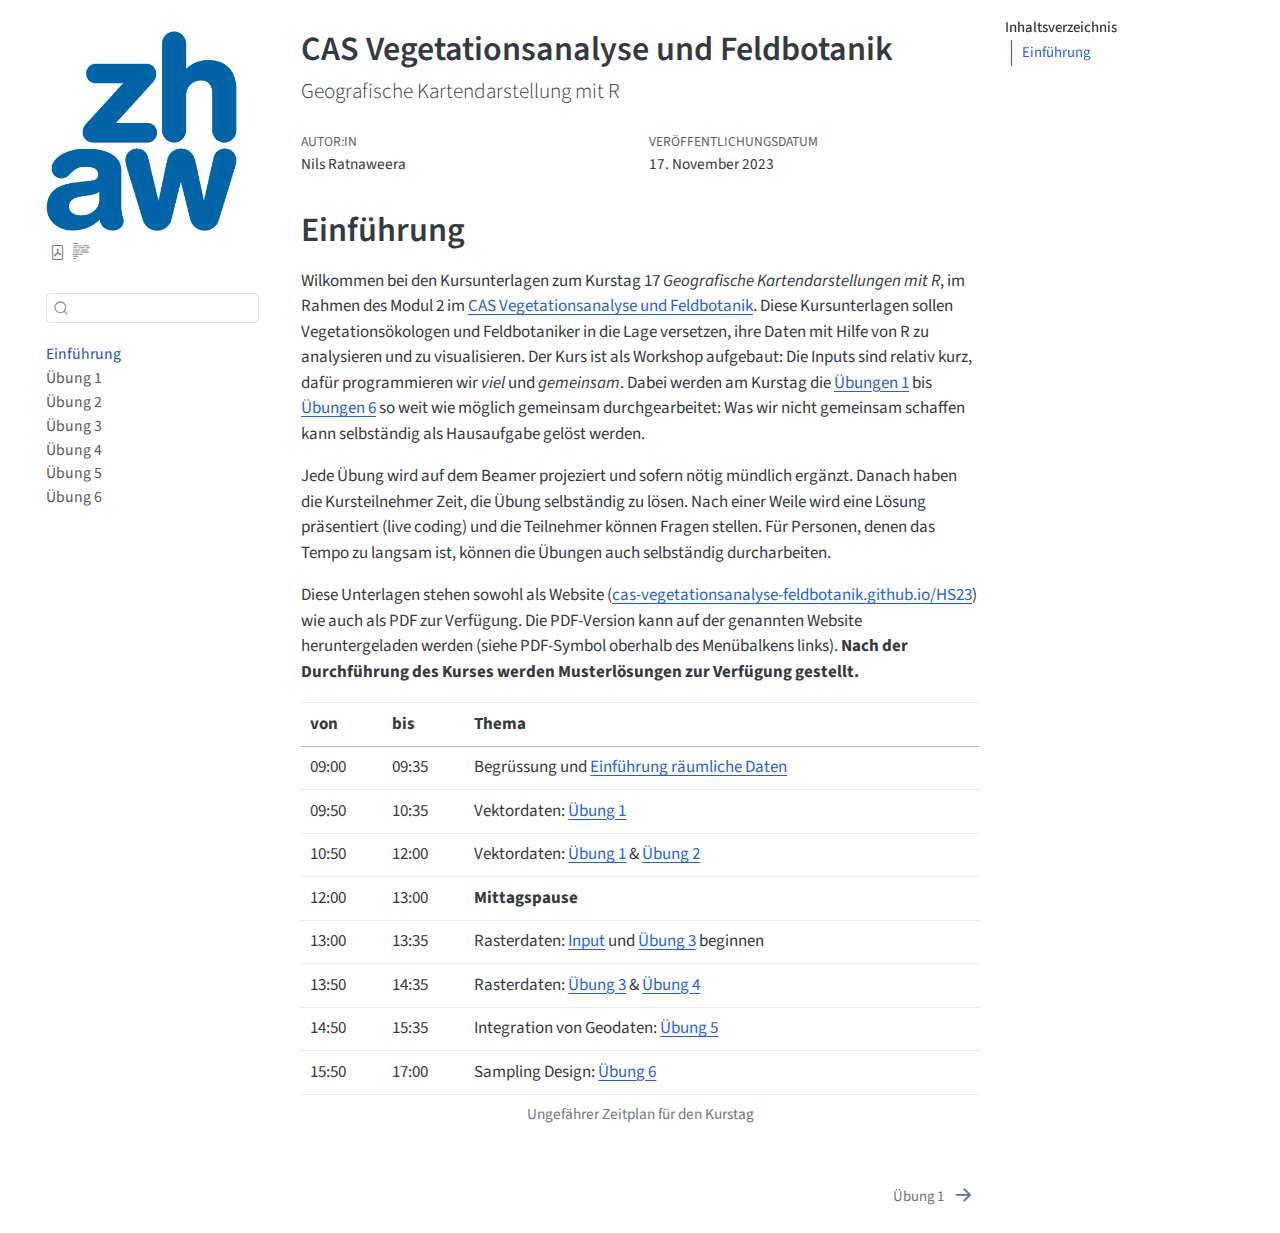
<file: index.html>
<!DOCTYPE html>
<html xmlns="http://www.w3.org/1999/xhtml" lang="de-CH" xml:lang="de-CH"><head>

<meta charset="utf-8">
<meta name="generator" content="quarto-1.5.9">

<meta name="viewport" content="width=device-width, initial-scale=1.0, user-scalable=yes">

<meta name="author" content="Nils Ratnaweera">

<title>CAS Vegetationsanalyse und Feldbotanik</title>
<style>
code{white-space: pre-wrap;}
span.smallcaps{font-variant: small-caps;}
div.columns{display: flex; gap: min(4vw, 1.5em);}
div.column{flex: auto; overflow-x: auto;}
div.hanging-indent{margin-left: 1.5em; text-indent: -1.5em;}
ul.task-list{list-style: none;}
ul.task-list li input[type="checkbox"] {
  width: 0.8em;
  margin: 0 0.8em 0.2em -1em; /* quarto-specific, see https://github.com/quarto-dev/quarto-cli/issues/4556 */ 
  vertical-align: middle;
}
</style>


<script src="site_libs/quarto-nav/quarto-nav.js"></script>
<script src="site_libs/quarto-nav/headroom.min.js"></script>
<script src="site_libs/clipboard/clipboard.min.js"></script>
<script src="site_libs/quarto-search/autocomplete.umd.js"></script>
<script src="site_libs/quarto-search/fuse.min.js"></script>
<script src="site_libs/quarto-search/quarto-search.js"></script>
<meta name="quarto:offset" content="./">
<link href="./uebung_1.html" rel="next">
<script src="site_libs/quarto-html/quarto.js"></script>
<script src="site_libs/quarto-html/popper.min.js"></script>
<script src="site_libs/quarto-html/tippy.umd.min.js"></script>
<script src="site_libs/quarto-html/anchor.min.js"></script>
<link href="site_libs/quarto-html/tippy.css" rel="stylesheet">
<link href="site_libs/quarto-html/quarto-syntax-highlighting.css" rel="stylesheet" id="quarto-text-highlighting-styles">
<script src="site_libs/bootstrap/bootstrap.min.js"></script>
<link href="site_libs/bootstrap/bootstrap-icons.css" rel="stylesheet">
<link href="site_libs/bootstrap/bootstrap.min.css" rel="stylesheet" id="quarto-bootstrap" data-mode="light">
<script id="quarto-search-options" type="application/json">{
  "location": "sidebar",
  "copy-button": false,
  "collapse-after": 3,
  "panel-placement": "start",
  "type": "textbox",
  "limit": 50,
  "keyboard-shortcut": [
    "f",
    "/",
    "s"
  ],
  "show-item-context": false,
  "language": {
    "search-no-results-text": "Keine Treffer",
    "search-matching-documents-text": "Treffer",
    "search-copy-link-title": "Link in die Suche kopieren",
    "search-hide-matches-text": "Zusätzliche Treffer verbergen",
    "search-more-match-text": "weitere Treffer in diesem Dokument",
    "search-more-matches-text": "weitere Treffer in diesem Dokument",
    "search-clear-button-title": "Zurücksetzen",
    "search-text-placeholder": "",
    "search-detached-cancel-button-title": "Abbrechen",
    "search-submit-button-title": "Abschicken",
    "search-label": "Suchen"
  }
}</script>


<!-- loads fontawesome, so that I can create a fontawesome button (see below) -->
<link rel="stylesheet" href="https://cdnjs.cloudflare.com/ajax/libs/font-awesome/6.4.2/css/all.min.css" integrity="sha512-z3gLpd7yknf1YoNbCzqRKc4qyor8gaKU1qmn+CShxbuBusANI9QpRohGBreCFkKxLhei6S9CQXFEbbKuqLg0DA==" crossorigin="anonymous" referrerpolicy="no-referrer">
<script>

// the following function adds padding to all h2/h3 elements, so that I can 
// easily present the content of the page in a more readable way
function presenter(){
    var paragraphs = document.querySelectorAll("h2", "h3");
    paragraphs.forEach(function (paragraph) {
        paragraph.classList.toggle("presenter-mode");
    });
}

// once the page is loaded, the button is injected into the sidebar. This button
// calls the presenter function (see above)
window.onload = function() {
    // create the button (similar to the buttons already availables)
    const linkElement = document.createElement('a');

    linkElement.classList.add('quarto-navigation-tool');
    linkElement.classList.add('px-1');
    linkElement.innerHTML = '<i class="fa-solid fa-person-chalkboard"></i>';
    linkElement.href = '#';
    linkElement.addEventListener('click', function(event) {
        event.preventDefault(); // Prevent the default link behavior
        presenter();
    });

    // Find the target element by its class name
    const sidebar_tools = document.querySelector(".sidebar-tools-main")
    sidebar_tools.appendChild(linkElement);

    // the following function removes the title of the sidebar (which is the same as the title of the page)
    document.querySelector(".sidebar-title>a").innerHTML = ""
};

</script>


<link rel="stylesheet" href="style.css">
</head>

<body class="nav-sidebar floating">

<div id="quarto-search-results"></div>
  <header id="quarto-header" class="headroom fixed-top">
  <nav class="quarto-secondary-nav">
    <div class="container-fluid d-flex">
      <button type="button" class="quarto-btn-toggle btn" data-bs-toggle="collapse" data-bs-target=".quarto-sidebar-collapse-item" aria-controls="quarto-sidebar" aria-expanded="false" aria-label="Seitenleiste umschalten" onclick="if (window.quartoToggleHeadroom) { window.quartoToggleHeadroom(); }">
        <i class="bi bi-layout-text-sidebar-reverse"></i>
      </button>
        <nav class="quarto-page-breadcrumbs" aria-label="breadcrumb"><ol class="breadcrumb"><li class="breadcrumb-item"><a href="./index.html">Einführung</a></li></ol></nav>
        <a class="flex-grow-1" role="button" data-bs-toggle="collapse" data-bs-target=".quarto-sidebar-collapse-item" aria-controls="quarto-sidebar" aria-expanded="false" aria-label="Seitenleiste umschalten" onclick="if (window.quartoToggleHeadroom) { window.quartoToggleHeadroom(); }">      
        </a>
      <button type="button" class="btn quarto-search-button" aria-label="" onclick="window.quartoOpenSearch();">
        <i class="bi bi-search"></i>
      </button>
    </div>
  </nav>
</header>
<!-- content -->
<div id="quarto-content" class="quarto-container page-columns page-rows-contents page-layout-article">
<!-- sidebar -->
  <nav id="quarto-sidebar" class="sidebar collapse collapse-horizontal quarto-sidebar-collapse-item sidebar-navigation floating overflow-auto">
    <div class="pt-lg-2 mt-2 text-left sidebar-header sidebar-header-stacked">
      <a href="./index.html" class="sidebar-logo-link">
      <img src="./images/zhaw_rgb.png" alt="" class="sidebar-logo py-0 d-lg-inline d-none">
      </a>
    <div class="sidebar-title mb-0 py-0">
      <a href="./">CAS Vegetationsanalyse und Feldbotanik</a> 
        <div class="sidebar-tools-main">
    <a href="./cas-vab-gis.pdf" title="Download PDF" class="quarto-navigation-tool px-1" aria-label="Download PDF"><i class="bi bi-file-pdf"></i></a>
  <a href="" class="quarto-reader-toggle quarto-navigation-tool px-1" onclick="window.quartoToggleReader(); return false;" title="Lesemodus umschalten">
  <div class="quarto-reader-toggle-btn">
  <i class="bi"></i>
  </div>
</a>
</div>
    </div>
      </div>
        <div class="mt-2 flex-shrink-0 align-items-center">
        <div class="sidebar-search">
        <div id="quarto-search" class="" title="Suchen"></div>
        </div>
        </div>
    <div class="sidebar-menu-container"> 
    <ul class="list-unstyled mt-1">
        <li class="sidebar-item">
  <div class="sidebar-item-container"> 
  <a href="./index.html" class="sidebar-item-text sidebar-link active">
 <span class="menu-text">Einführung</span></a>
  </div>
</li>
        <li class="sidebar-item">
  <div class="sidebar-item-container"> 
  <a href="./uebung_1.html" class="sidebar-item-text sidebar-link"><span class="chapter-title">Übung 1</span></a>
  </div>
</li>
        <li class="sidebar-item">
  <div class="sidebar-item-container"> 
  <a href="./uebung_2.html" class="sidebar-item-text sidebar-link"><span class="chapter-title">Übung 2</span></a>
  </div>
</li>
        <li class="sidebar-item">
  <div class="sidebar-item-container"> 
  <a href="./uebung_3.html" class="sidebar-item-text sidebar-link"><span class="chapter-title">Übung 3</span></a>
  </div>
</li>
        <li class="sidebar-item">
  <div class="sidebar-item-container"> 
  <a href="./uebung_4.html" class="sidebar-item-text sidebar-link"><span class="chapter-title">Übung 4</span></a>
  </div>
</li>
        <li class="sidebar-item">
  <div class="sidebar-item-container"> 
  <a href="./uebung_5.html" class="sidebar-item-text sidebar-link"><span class="chapter-title">Übung 5</span></a>
  </div>
</li>
        <li class="sidebar-item">
  <div class="sidebar-item-container"> 
  <a href="./uebung_6.html" class="sidebar-item-text sidebar-link"><span class="chapter-title">Übung 6</span></a>
  </div>
</li>
    </ul>
    </div>
</nav>
<div id="quarto-sidebar-glass" class="quarto-sidebar-collapse-item" data-bs-toggle="collapse" data-bs-target=".quarto-sidebar-collapse-item"></div>
<!-- margin-sidebar -->
    <div id="quarto-margin-sidebar" class="sidebar margin-sidebar">
        <nav id="TOC" role="doc-toc" class="toc-active">
    <h2 id="toc-title">Inhaltsverzeichnis</h2>
   
  <ul>
  <li><a href="#einführung" id="toc-einführung" class="nav-link active" data-scroll-target="#einführung">Einführung</a></li>
  </ul>
</nav>
    </div>
<!-- main -->
<main class="content" id="quarto-document-content">

<header id="title-block-header" class="quarto-title-block default">
<div class="quarto-title">
<h1 class="title">CAS Vegetationsanalyse und Feldbotanik</h1>
<p class="subtitle lead">Geografische Kartendarstellung mit R</p>
</div>



<div class="quarto-title-meta">

    <div>
    <div class="quarto-title-meta-heading">Autor:in</div>
    <div class="quarto-title-meta-contents">
             <p>Nils Ratnaweera </p>
          </div>
  </div>
    
    <div>
    <div class="quarto-title-meta-heading">Veröffentlichungsdatum</div>
    <div class="quarto-title-meta-contents">
      <p class="date">17. November 2023</p>
    </div>
  </div>
  
    
  </div>
  


</header>


<section id="einführung" class="level1 unnumbered">
<h1 class="unnumbered">Einführung</h1>
<p>Wilkommen bei den Kursunterlagen zum Kurstag 17 <em>Geografische Kartendarstellungen mit R</em>, im Rahmen des Modul 2 im <a href="https://www.zhaw.ch/de/lsfm/weiterbildung/detail/kurs/cas-vegetationsanalyse-feldbotanik/">CAS Vegetationsanalyse und Feldbotanik</a>. Diese Kursunterlagen sollen Vegetationsökologen und Feldbotaniker in die Lage versetzen, ihre Daten mit Hilfe von R zu analysieren und zu visualisieren. Der Kurs ist als Workshop aufgebaut: Die Inputs sind relativ kurz, dafür programmieren wir <em>viel</em> und <em>gemeinsam</em>. Dabei werden am Kurstag die <a href="./uebung_1.html">Übungen 1</a> bis <a href="./uebung_6.html">Übungen 6</a> so weit wie möglich gemeinsam durchgearbeitet: Was wir nicht gemeinsam schaffen kann selbständig als Hausaufgabe gelöst werden.</p>
<p>Jede Übung wird auf dem Beamer projeziert und sofern nötig mündlich ergänzt. Danach haben die Kursteilnehmer Zeit, die Übung selbständig zu lösen. Nach einer Weile wird eine Lösung präsentiert (live coding) und die Teilnehmer können Fragen stellen. Für Personen, denen das Tempo zu langsam ist, können die Übungen auch selbständig durcharbeiten.</p>
<p>Diese Unterlagen stehen sowohl als Website (<a href="https://cas-vegetationsanalyse-feldbotanik.github.io/HS23/">cas-vegetationsanalyse-feldbotanik.github.io/HS23</a>) wie auch als PDF zur Verfügung. Die PDF-Version kann auf der genannten Website heruntergeladen werden (siehe PDF-Symbol oberhalb des Menübalkens links). <strong>Nach der Durchführung des Kurses werden Musterlösungen zur Verfügung gestellt.</strong></p>
<table class="table">
<caption>Ungefährer Zeitplan für den Kurstag</caption>
<thead>
<tr class="header">
<th>von</th>
<th>bis</th>
<th>Thema</th>
</tr>
</thead>
<tbody>
<tr class="odd">
<td>09:00</td>
<td>09:35</td>
<td>Begrüssung und <a href="https://cas-vegetationsanalyse-feldbotanik.github.io/HS21/01_Einfuehrung.html">Einführung räumliche Daten</a></td>
</tr>
<tr class="even">
<td>09:50</td>
<td>10:35</td>
<td>Vektordaten: <a href="uebung_1.html" class="quarto-xref"><span>Übung 1</span></a></td>
</tr>
<tr class="odd">
<td>10:50</td>
<td>12:00</td>
<td>Vektordaten: <a href="uebung_1.html" class="quarto-xref"><span>Übung 1</span></a> &amp; <a href="uebung_2.html" class="quarto-xref"><span>Übung 2</span></a></td>
</tr>
<tr class="even">
<td>12:00</td>
<td>13:00</td>
<td><strong>Mittagspause</strong></td>
</tr>
<tr class="odd">
<td>13:00</td>
<td>13:35</td>
<td>Rasterdaten: <a href="https://cas-vegetationsanalyse-feldbotanik.github.io/HS21/04_Input_Raster.html">Input</a> und <a href="uebung_3.html" class="quarto-xref"><span>Übung 3</span></a> beginnen</td>
</tr>
<tr class="even">
<td>13:50</td>
<td>14:35</td>
<td>Rasterdaten: <a href="uebung_3.html" class="quarto-xref"><span>Übung 3</span></a> &amp; <a href="uebung_4.html" class="quarto-xref"><span>Übung 4</span></a></td>
</tr>
<tr class="odd">
<td>14:50</td>
<td>15:35</td>
<td>Integration von Geodaten: <a href="uebung_5.html" class="quarto-xref"><span>Übung 5</span></a></td>
</tr>
<tr class="even">
<td>15:50</td>
<td>17:00</td>
<td>Sampling Design: <a href="uebung_6.html" class="quarto-xref"><span>Übung 6</span></a></td>
</tr>
</tbody>
</table>


</section>

</main> <!-- /main -->
<script id="quarto-html-after-body" type="application/javascript">
window.document.addEventListener("DOMContentLoaded", function (event) {
  const toggleBodyColorMode = (bsSheetEl) => {
    const mode = bsSheetEl.getAttribute("data-mode");
    const bodyEl = window.document.querySelector("body");
    if (mode === "dark") {
      bodyEl.classList.add("quarto-dark");
      bodyEl.classList.remove("quarto-light");
    } else {
      bodyEl.classList.add("quarto-light");
      bodyEl.classList.remove("quarto-dark");
    }
  }
  const toggleBodyColorPrimary = () => {
    const bsSheetEl = window.document.querySelector("link#quarto-bootstrap");
    if (bsSheetEl) {
      toggleBodyColorMode(bsSheetEl);
    }
  }
  toggleBodyColorPrimary();  
  const icon = "";
  const anchorJS = new window.AnchorJS();
  anchorJS.options = {
    placement: 'right',
    icon: icon
  };
  anchorJS.add('.anchored');
  const isCodeAnnotation = (el) => {
    for (const clz of el.classList) {
      if (clz.startsWith('code-annotation-')) {                     
        return true;
      }
    }
    return false;
  }
  const clipboard = new window.ClipboardJS('.code-copy-button', {
    text: function(trigger) {
      const codeEl = trigger.previousElementSibling.cloneNode(true);
      for (const childEl of codeEl.children) {
        if (isCodeAnnotation(childEl)) {
          childEl.remove();
        }
      }
      return codeEl.innerText;
    }
  });
  clipboard.on('success', function(e) {
    // button target
    const button = e.trigger;
    // don't keep focus
    button.blur();
    // flash "checked"
    button.classList.add('code-copy-button-checked');
    var currentTitle = button.getAttribute("title");
    button.setAttribute("title", "Kopiert");
    let tooltip;
    if (window.bootstrap) {
      button.setAttribute("data-bs-toggle", "tooltip");
      button.setAttribute("data-bs-placement", "left");
      button.setAttribute("data-bs-title", "Kopiert");
      tooltip = new bootstrap.Tooltip(button, 
        { trigger: "manual", 
          customClass: "code-copy-button-tooltip",
          offset: [0, -8]});
      tooltip.show();    
    }
    setTimeout(function() {
      if (tooltip) {
        tooltip.hide();
        button.removeAttribute("data-bs-title");
        button.removeAttribute("data-bs-toggle");
        button.removeAttribute("data-bs-placement");
      }
      button.setAttribute("title", currentTitle);
      button.classList.remove('code-copy-button-checked');
    }, 1000);
    // clear code selection
    e.clearSelection();
  });
  function tippyHover(el, contentFn, onTriggerFn, onUntriggerFn) {
    const config = {
      allowHTML: true,
      maxWidth: 500,
      delay: 100,
      arrow: false,
      appendTo: function(el) {
          return el.parentElement;
      },
      interactive: true,
      interactiveBorder: 10,
      theme: 'quarto',
      placement: 'bottom-start',
    };
    if (contentFn) {
      config.content = contentFn;
    }
    if (onTriggerFn) {
      config.onTrigger = onTriggerFn;
    }
    if (onUntriggerFn) {
      config.onUntrigger = onUntriggerFn;
    }
    window.tippy(el, config); 
  }
  const noterefs = window.document.querySelectorAll('a[role="doc-noteref"]');
  for (var i=0; i<noterefs.length; i++) {
    const ref = noterefs[i];
    tippyHover(ref, function() {
      // use id or data attribute instead here
      let href = ref.getAttribute('data-footnote-href') || ref.getAttribute('href');
      try { href = new URL(href).hash; } catch {}
      const id = href.replace(/^#\/?/, "");
      const note = window.document.getElementById(id);
      return note.innerHTML;
    });
  }
  const xrefs = window.document.querySelectorAll('a.quarto-xref');
  const processXRef = (id, note) => {
    // Strip column container classes
    const stripColumnClz = (el) => {
      el.classList.remove("page-full", "page-columns");
      if (el.children) {
        for (const child of el.children) {
          stripColumnClz(child);
        }
      }
    }
    stripColumnClz(note)
    if (id === null || id.startsWith('sec-')) {
      // Special case sections, only their first couple elements
      const container = document.createElement("div");
      if (note.children && note.children.length > 2) {
        container.appendChild(note.children[0].cloneNode(true));
        for (let i = 1; i < note.children.length; i++) {
          const child = note.children[i];
          if (child.tagName === "P" && child.innerText === "") {
            continue;
          } else {
            container.appendChild(child.cloneNode(true));
            break;
          }
        }
        if (window.Quarto?.typesetMath) {
          window.Quarto.typesetMath(container);
        }
        return container.innerHTML
      } else {
        if (window.Quarto?.typesetMath) {
          window.Quarto.typesetMath(note);
        }
        return note.innerHTML;
      }
    } else {
      // Remove any anchor links if they are present
      const anchorLink = note.querySelector('a.anchorjs-link');
      if (anchorLink) {
        anchorLink.remove();
      }
      if (window.Quarto?.typesetMath) {
        window.Quarto.typesetMath(note);
      }
      // TODO in 1.5, we should make sure this works without a callout special case
      if (note.classList.contains("callout")) {
        return note.outerHTML;
      } else {
        return note.innerHTML;
      }
    }
  }
  for (var i=0; i<xrefs.length; i++) {
    const xref = xrefs[i];
    tippyHover(xref, undefined, function(instance) {
      instance.disable();
      let url = xref.getAttribute('href');
      let hash = undefined; 
      if (url.startsWith('#')) {
        hash = url;
      } else {
        try { hash = new URL(url).hash; } catch {}
      }
      if (hash) {
        const id = hash.replace(/^#\/?/, "");
        const note = window.document.getElementById(id);
        if (note !== null) {
          try {
            const html = processXRef(id, note.cloneNode(true));
            instance.setContent(html);
          } finally {
            instance.enable();
            instance.show();
          }
        } else {
          // See if we can fetch this
          fetch(url.split('#')[0])
          .then(res => res.text())
          .then(html => {
            const parser = new DOMParser();
            const htmlDoc = parser.parseFromString(html, "text/html");
            const note = htmlDoc.getElementById(id);
            if (note !== null) {
              const html = processXRef(id, note);
              instance.setContent(html);
            } 
          }).finally(() => {
            instance.enable();
            instance.show();
          });
        }
      } else {
        // See if we can fetch a full url (with no hash to target)
        // This is a special case and we should probably do some content thinning / targeting
        fetch(url)
        .then(res => res.text())
        .then(html => {
          const parser = new DOMParser();
          const htmlDoc = parser.parseFromString(html, "text/html");
          const note = htmlDoc.querySelector('main.content');
          if (note !== null) {
            // This should only happen for chapter cross references
            // (since there is no id in the URL)
            // remove the first header
            if (note.children.length > 0 && note.children[0].tagName === "HEADER") {
              note.children[0].remove();
            }
            const html = processXRef(null, note);
            instance.setContent(html);
          } 
        }).finally(() => {
          instance.enable();
          instance.show();
        });
      }
    }, function(instance) {
    });
  }
      let selectedAnnoteEl;
      const selectorForAnnotation = ( cell, annotation) => {
        let cellAttr = 'data-code-cell="' + cell + '"';
        let lineAttr = 'data-code-annotation="' +  annotation + '"';
        const selector = 'span[' + cellAttr + '][' + lineAttr + ']';
        return selector;
      }
      const selectCodeLines = (annoteEl) => {
        const doc = window.document;
        const targetCell = annoteEl.getAttribute("data-target-cell");
        const targetAnnotation = annoteEl.getAttribute("data-target-annotation");
        const annoteSpan = window.document.querySelector(selectorForAnnotation(targetCell, targetAnnotation));
        const lines = annoteSpan.getAttribute("data-code-lines").split(",");
        const lineIds = lines.map((line) => {
          return targetCell + "-" + line;
        })
        let top = null;
        let height = null;
        let parent = null;
        if (lineIds.length > 0) {
            //compute the position of the single el (top and bottom and make a div)
            const el = window.document.getElementById(lineIds[0]);
            top = el.offsetTop;
            height = el.offsetHeight;
            parent = el.parentElement.parentElement;
          if (lineIds.length > 1) {
            const lastEl = window.document.getElementById(lineIds[lineIds.length - 1]);
            const bottom = lastEl.offsetTop + lastEl.offsetHeight;
            height = bottom - top;
          }
          if (top !== null && height !== null && parent !== null) {
            // cook up a div (if necessary) and position it 
            let div = window.document.getElementById("code-annotation-line-highlight");
            if (div === null) {
              div = window.document.createElement("div");
              div.setAttribute("id", "code-annotation-line-highlight");
              div.style.position = 'absolute';
              parent.appendChild(div);
            }
            div.style.top = top - 2 + "px";
            div.style.height = height + 4 + "px";
            div.style.left = 0;
            let gutterDiv = window.document.getElementById("code-annotation-line-highlight-gutter");
            if (gutterDiv === null) {
              gutterDiv = window.document.createElement("div");
              gutterDiv.setAttribute("id", "code-annotation-line-highlight-gutter");
              gutterDiv.style.position = 'absolute';
              const codeCell = window.document.getElementById(targetCell);
              const gutter = codeCell.querySelector('.code-annotation-gutter');
              gutter.appendChild(gutterDiv);
            }
            gutterDiv.style.top = top - 2 + "px";
            gutterDiv.style.height = height + 4 + "px";
          }
          selectedAnnoteEl = annoteEl;
        }
      };
      const unselectCodeLines = () => {
        const elementsIds = ["code-annotation-line-highlight", "code-annotation-line-highlight-gutter"];
        elementsIds.forEach((elId) => {
          const div = window.document.getElementById(elId);
          if (div) {
            div.remove();
          }
        });
        selectedAnnoteEl = undefined;
      };
        // Handle positioning of the toggle
    window.addEventListener(
      "resize",
      throttle(() => {
        elRect = undefined;
        if (selectedAnnoteEl) {
          selectCodeLines(selectedAnnoteEl);
        }
      }, 10)
    );
    function throttle(fn, ms) {
    let throttle = false;
    let timer;
      return (...args) => {
        if(!throttle) { // first call gets through
            fn.apply(this, args);
            throttle = true;
        } else { // all the others get throttled
            if(timer) clearTimeout(timer); // cancel #2
            timer = setTimeout(() => {
              fn.apply(this, args);
              timer = throttle = false;
            }, ms);
        }
      };
    }
      // Attach click handler to the DT
      const annoteDls = window.document.querySelectorAll('dt[data-target-cell]');
      for (const annoteDlNode of annoteDls) {
        annoteDlNode.addEventListener('click', (event) => {
          const clickedEl = event.target;
          if (clickedEl !== selectedAnnoteEl) {
            unselectCodeLines();
            const activeEl = window.document.querySelector('dt[data-target-cell].code-annotation-active');
            if (activeEl) {
              activeEl.classList.remove('code-annotation-active');
            }
            selectCodeLines(clickedEl);
            clickedEl.classList.add('code-annotation-active');
          } else {
            // Unselect the line
            unselectCodeLines();
            clickedEl.classList.remove('code-annotation-active');
          }
        });
      }
  const findCites = (el) => {
    const parentEl = el.parentElement;
    if (parentEl) {
      const cites = parentEl.dataset.cites;
      if (cites) {
        return {
          el,
          cites: cites.split(' ')
        };
      } else {
        return findCites(el.parentElement)
      }
    } else {
      return undefined;
    }
  };
  var bibliorefs = window.document.querySelectorAll('a[role="doc-biblioref"]');
  for (var i=0; i<bibliorefs.length; i++) {
    const ref = bibliorefs[i];
    const citeInfo = findCites(ref);
    if (citeInfo) {
      tippyHover(citeInfo.el, function() {
        var popup = window.document.createElement('div');
        citeInfo.cites.forEach(function(cite) {
          var citeDiv = window.document.createElement('div');
          citeDiv.classList.add('hanging-indent');
          citeDiv.classList.add('csl-entry');
          var biblioDiv = window.document.getElementById('ref-' + cite);
          if (biblioDiv) {
            citeDiv.innerHTML = biblioDiv.innerHTML;
          }
          popup.appendChild(citeDiv);
        });
        return popup.innerHTML;
      });
    }
  }
});
</script>
<nav class="page-navigation">
  <div class="nav-page nav-page-previous">
  </div>
  <div class="nav-page nav-page-next">
      <a href="./uebung_1.html" class="pagination-link" aria-label="Übung 1">
        <span class="nav-page-text"><span class="chapter-title">Übung 1</span></span> <i class="bi bi-arrow-right-short"></i>
      </a>
  </div>
</nav>
</div> <!-- /content -->




</body></html>
</file>
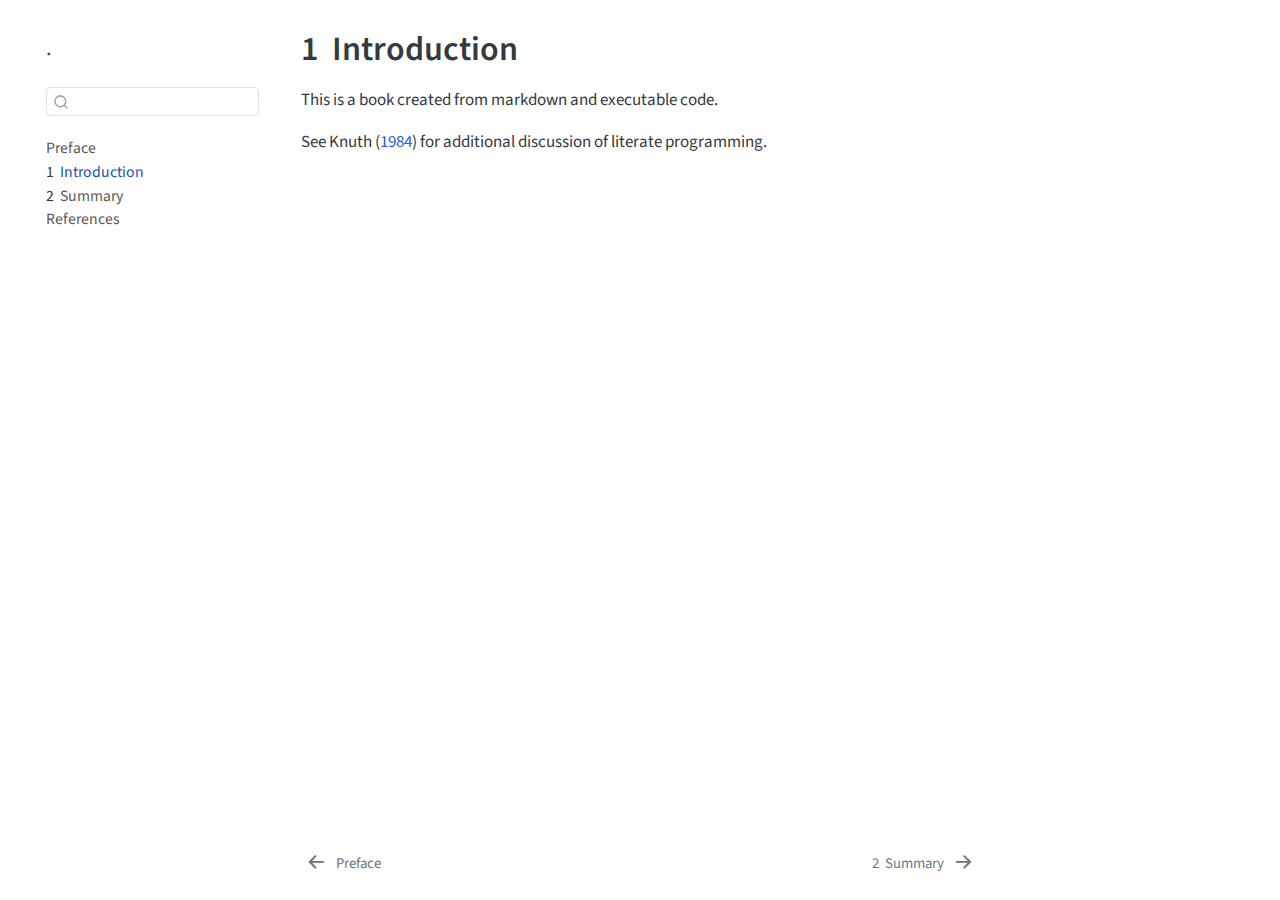
<file: intro.html>
<!DOCTYPE html>
<html xmlns="http://www.w3.org/1999/xhtml" lang="en" xml:lang="en"><head>

<meta charset="utf-8">
<meta name="generator" content="quarto-1.4.489">

<meta name="viewport" content="width=device-width, initial-scale=1.0, user-scalable=yes">


<title>. - 1&nbsp; Introduction</title>
<style>
code{white-space: pre-wrap;}
span.smallcaps{font-variant: small-caps;}
div.columns{display: flex; gap: min(4vw, 1.5em);}
div.column{flex: auto; overflow-x: auto;}
div.hanging-indent{margin-left: 1.5em; text-indent: -1.5em;}
ul.task-list{list-style: none;}
ul.task-list li input[type="checkbox"] {
  width: 0.8em;
  margin: 0 0.8em 0.2em -1em; /* quarto-specific, see https://github.com/quarto-dev/quarto-cli/issues/4556 */ 
  vertical-align: middle;
}
/* CSS for citations */
div.csl-bib-body { }
div.csl-entry {
  clear: both;
  margin-bottom: 0em;
}
.hanging-indent div.csl-entry {
  margin-left:2em;
  text-indent:-2em;
}
div.csl-left-margin {
  min-width:2em;
  float:left;
}
div.csl-right-inline {
  margin-left:2em;
  padding-left:1em;
}
div.csl-indent {
  margin-left: 2em;
}</style>


<script src="site_libs/quarto-nav/quarto-nav.js"></script>
<script src="site_libs/quarto-nav/headroom.min.js"></script>
<script src="site_libs/clipboard/clipboard.min.js"></script>
<script src="site_libs/quarto-search/autocomplete.umd.js"></script>
<script src="site_libs/quarto-search/fuse.min.js"></script>
<script src="site_libs/quarto-search/quarto-search.js"></script>
<meta name="quarto:offset" content="./">
<link href="./summary.html" rel="next">
<link href="./index.html" rel="prev">
<script src="site_libs/quarto-html/quarto.js"></script>
<script src="site_libs/quarto-html/popper.min.js"></script>
<script src="site_libs/quarto-html/tippy.umd.min.js"></script>
<script src="site_libs/quarto-html/anchor.min.js"></script>
<link href="site_libs/quarto-html/tippy.css" rel="stylesheet">
<link href="site_libs/quarto-html/quarto-syntax-highlighting.css" rel="stylesheet" id="quarto-text-highlighting-styles">
<script src="site_libs/bootstrap/bootstrap.min.js"></script>
<link href="site_libs/bootstrap/bootstrap-icons.css" rel="stylesheet">
<link href="site_libs/bootstrap/bootstrap.min.css" rel="stylesheet" id="quarto-bootstrap" data-mode="light">
<script id="quarto-search-options" type="application/json">{
  "location": "sidebar",
  "copy-button": false,
  "collapse-after": 3,
  "panel-placement": "start",
  "type": "textbox",
  "limit": 50,
  "keyboard-shortcut": [
    "f",
    "/",
    "s"
  ],
  "show-item-context": false,
  "language": {
    "search-no-results-text": "No results",
    "search-matching-documents-text": "matching documents",
    "search-copy-link-title": "Copy link to search",
    "search-hide-matches-text": "Hide additional matches",
    "search-more-match-text": "more match in this document",
    "search-more-matches-text": "more matches in this document",
    "search-clear-button-title": "Clear",
    "search-detached-cancel-button-title": "Cancel",
    "search-submit-button-title": "Submit",
    "search-label": "Search"
  }
}</script>


</head>

<body class="nav-sidebar floating">

<div id="quarto-search-results"></div>
  <header id="quarto-header" class="headroom fixed-top">
  <nav class="quarto-secondary-nav">
    <div class="container-fluid d-flex">
      <button type="button" class="quarto-btn-toggle btn" data-bs-toggle="collapse" data-bs-target=".quarto-sidebar-collapse-item" aria-controls="quarto-sidebar" aria-expanded="false" aria-label="Toggle sidebar navigation" onclick="if (window.quartoToggleHeadroom) { window.quartoToggleHeadroom(); }">
        <i class="bi bi-layout-text-sidebar-reverse"></i>
      </button>
        <nav class="quarto-page-breadcrumbs" aria-label="breadcrumb"><ol class="breadcrumb"><li class="breadcrumb-item"><a href="./intro.html"><span class="chapter-number">1</span>&nbsp; <span class="chapter-title">Introduction</span></a></li></ol></nav>
        <a class="flex-grow-1" role="button" data-bs-toggle="collapse" data-bs-target=".quarto-sidebar-collapse-item" aria-controls="quarto-sidebar" aria-expanded="false" aria-label="Toggle sidebar navigation" onclick="if (window.quartoToggleHeadroom) { window.quartoToggleHeadroom(); }">      
        </a>
      <button type="button" class="btn quarto-search-button" aria-label="" onclick="window.quartoOpenSearch();">
        <i class="bi bi-search"></i>
      </button>
    </div>
  </nav>
</header>
<!-- content -->
<div id="quarto-content" class="quarto-container page-columns page-rows-contents page-layout-article">
<!-- sidebar -->
  <nav id="quarto-sidebar" class="sidebar collapse collapse-horizontal quarto-sidebar-collapse-item sidebar-navigation floating overflow-auto">
    <div class="pt-lg-2 mt-2 text-left sidebar-header">
    <div class="sidebar-title mb-0 py-0">
      <a href="./">.</a> 
    </div>
      </div>
        <div class="mt-2 flex-shrink-0 align-items-center">
        <div class="sidebar-search">
        <div id="quarto-search" class="" title="Search"></div>
        </div>
        </div>
    <div class="sidebar-menu-container"> 
    <ul class="list-unstyled mt-1">
        <li class="sidebar-item">
  <div class="sidebar-item-container"> 
  <a href="./index.html" class="sidebar-item-text sidebar-link">
 <span class="menu-text">Preface</span></a>
  </div>
</li>
        <li class="sidebar-item">
  <div class="sidebar-item-container"> 
  <a href="./intro.html" class="sidebar-item-text sidebar-link active">
 <span class="menu-text"><span class="chapter-number">1</span>&nbsp; <span class="chapter-title">Introduction</span></span></a>
  </div>
</li>
        <li class="sidebar-item">
  <div class="sidebar-item-container"> 
  <a href="./summary.html" class="sidebar-item-text sidebar-link">
 <span class="menu-text"><span class="chapter-number">2</span>&nbsp; <span class="chapter-title">Summary</span></span></a>
  </div>
</li>
        <li class="sidebar-item">
  <div class="sidebar-item-container"> 
  <a href="./references.html" class="sidebar-item-text sidebar-link">
 <span class="menu-text">References</span></a>
  </div>
</li>
    </ul>
    </div>
</nav>
<div id="quarto-sidebar-glass" class="quarto-sidebar-collapse-item" data-bs-toggle="collapse" data-bs-target=".quarto-sidebar-collapse-item"></div>
<!-- margin-sidebar -->
    <div id="quarto-margin-sidebar" class="sidebar margin-sidebar">
        
    </div>
<!-- main -->
<main class="content" id="quarto-document-content">

<header id="title-block-header" class="quarto-title-block default">
<div class="quarto-title">
<h1 class="title"><span class="chapter-number">1</span>&nbsp; <span class="chapter-title">Introduction</span></h1>
</div>



<div class="quarto-title-meta">

    
  
    
  </div>
  


</header>


<p>This is a book created from markdown and executable code.</p>
<p>See <span class="citation" data-cites="knuth84">Knuth (<a href="references.html#ref-knuth84" role="doc-biblioref">1984</a>)</span> for additional discussion of literate programming.</p>


<div id="refs" class="references csl-bib-body hanging-indent" data-entry-spacing="0" role="list" style="display: none">
<div id="ref-knuth84" class="csl-entry" role="listitem">
Knuth, Donald E. 1984. <span>“Literate Programming.”</span> <em>Comput. J.</em> 27 (2): 97–111. <a href="https://doi.org/10.1093/comjnl/27.2.97">https://doi.org/10.1093/comjnl/27.2.97</a>.
</div>
</div>

</main> <!-- /main -->
<script id="quarto-html-after-body" type="application/javascript">
window.document.addEventListener("DOMContentLoaded", function (event) {
  const toggleBodyColorMode = (bsSheetEl) => {
    const mode = bsSheetEl.getAttribute("data-mode");
    const bodyEl = window.document.querySelector("body");
    if (mode === "dark") {
      bodyEl.classList.add("quarto-dark");
      bodyEl.classList.remove("quarto-light");
    } else {
      bodyEl.classList.add("quarto-light");
      bodyEl.classList.remove("quarto-dark");
    }
  }
  const toggleBodyColorPrimary = () => {
    const bsSheetEl = window.document.querySelector("link#quarto-bootstrap");
    if (bsSheetEl) {
      toggleBodyColorMode(bsSheetEl);
    }
  }
  toggleBodyColorPrimary();  
  const icon = "";
  const anchorJS = new window.AnchorJS();
  anchorJS.options = {
    placement: 'right',
    icon: icon
  };
  anchorJS.add('.anchored');
  const isCodeAnnotation = (el) => {
    for (const clz of el.classList) {
      if (clz.startsWith('code-annotation-')) {                     
        return true;
      }
    }
    return false;
  }
  const clipboard = new window.ClipboardJS('.code-copy-button', {
    text: function(trigger) {
      const codeEl = trigger.previousElementSibling.cloneNode(true);
      for (const childEl of codeEl.children) {
        if (isCodeAnnotation(childEl)) {
          childEl.remove();
        }
      }
      return codeEl.innerText;
    }
  });
  clipboard.on('success', function(e) {
    // button target
    const button = e.trigger;
    // don't keep focus
    button.blur();
    // flash "checked"
    button.classList.add('code-copy-button-checked');
    var currentTitle = button.getAttribute("title");
    button.setAttribute("title", "Copied!");
    let tooltip;
    if (window.bootstrap) {
      button.setAttribute("data-bs-toggle", "tooltip");
      button.setAttribute("data-bs-placement", "left");
      button.setAttribute("data-bs-title", "Copied!");
      tooltip = new bootstrap.Tooltip(button, 
        { trigger: "manual", 
          customClass: "code-copy-button-tooltip",
          offset: [0, -8]});
      tooltip.show();    
    }
    setTimeout(function() {
      if (tooltip) {
        tooltip.hide();
        button.removeAttribute("data-bs-title");
        button.removeAttribute("data-bs-toggle");
        button.removeAttribute("data-bs-placement");
      }
      button.setAttribute("title", currentTitle);
      button.classList.remove('code-copy-button-checked');
    }, 1000);
    // clear code selection
    e.clearSelection();
  });
  function tippyHover(el, contentFn, onTriggerFn, onUntriggerFn) {
    const config = {
      allowHTML: true,
      maxWidth: 500,
      delay: 100,
      arrow: false,
      appendTo: function(el) {
          return el.parentElement;
      },
      interactive: true,
      interactiveBorder: 10,
      theme: 'quarto',
      placement: 'bottom-start',
    };
    if (contentFn) {
      config.content = contentFn;
    }
    if (onTriggerFn) {
      config.onTrigger = onTriggerFn;
    }
    if (onUntriggerFn) {
      config.onUntrigger = onUntriggerFn;
    }
    window.tippy(el, config); 
  }
  const noterefs = window.document.querySelectorAll('a[role="doc-noteref"]');
  for (var i=0; i<noterefs.length; i++) {
    const ref = noterefs[i];
    tippyHover(ref, function() {
      // use id or data attribute instead here
      let href = ref.getAttribute('data-footnote-href') || ref.getAttribute('href');
      try { href = new URL(href).hash; } catch {}
      const id = href.replace(/^#\/?/, "");
      const note = window.document.getElementById(id);
      return note.innerHTML;
    });
  }
  const xrefs = window.document.querySelectorAll('a.quarto-xref');
  const processXRef = (id, note) => {
    // Strip column container classes
    const stripColumnClz = (el) => {
      el.classList.remove("page-full", "page-columns");
      if (el.children) {
        for (const child of el.children) {
          stripColumnClz(child);
        }
      }
    }
    stripColumnClz(note)
    const typesetMath = (el) => {
      if (window.MathJax) {
        // MathJax Typeset
        window.MathJax.typeset([el]);
      } else if (window.katex) {
        // KaTeX Render
        var mathElements = el.getElementsByClassName("math");
        var macros = [];
        for (var i = 0; i < mathElements.length; i++) {
          var texText = mathElements[i].firstChild;
          if (mathElements[i].tagName == "SPAN") {
            window.katex.render(texText.data, mathElements[i], {
              displayMode: mathElements[i].classList.contains('display'),
              throwOnError: false,
              macros: macros,
              fleqn: false
            });
          }
        }
      }
    }
    if (id === null || id.startsWith('sec-')) {
      // Special case sections, only their first couple elements
      const container = document.createElement("div");
      if (note.children && note.children.length > 2) {
        for (let i = 0; i < 2; i++) {
          container.appendChild(note.children[i].cloneNode(true));
        }
        typesetMath(container);
        return container.innerHTML
      } else {
        typesetMath(note);
        return note.innerHTML;
      }
    } else {
      // Remove any anchor links if they are present
      const anchorLink = note.querySelector('a.anchorjs-link');
      if (anchorLink) {
        anchorLink.remove();
      }
      typesetMath(note);
      return note.innerHTML;
    }
  }
  for (var i=0; i<xrefs.length; i++) {
    const xref = xrefs[i];
    tippyHover(xref, undefined, function(instance) {
      instance.disable();
      let url = xref.getAttribute('href');
      let hash = undefined; 
      if (url.startsWith('#')) {
        hash = url;
      } else {
        try { hash = new URL(url).hash; } catch {}
      }
      if (hash) {
        const id = hash.replace(/^#\/?/, "");
        const note = window.document.getElementById(id);
        if (note !== null) {
          try {
            const html = processXRef(id, note.cloneNode(true));
            instance.setContent(html);
          } finally {
            instance.enable();
            instance.show();
          }
        } else {
          // See if we can fetch this
          fetch(url.split('#')[0])
          .then(res => res.text())
          .then(html => {
            const parser = new DOMParser();
            const htmlDoc = parser.parseFromString(html, "text/html");
            const note = htmlDoc.getElementById(id);
            if (note !== null) {
              const html = processXRef(id, note);
              instance.setContent(html);
            } 
          }).finally(() => {
            instance.enable();
            instance.show();
          });
        }
      } else {
        // See if we can fetch a full url (with no hash to target)
        // This is a special case and we should probably do some content thinning / targeting
        fetch(url)
        .then(res => res.text())
        .then(html => {
          const parser = new DOMParser();
          const htmlDoc = parser.parseFromString(html, "text/html");
          const note = htmlDoc.querySelector('main.content');
          if (note !== null) {
            // This should only happen for chapter cross references
            // (since there is no id in the URL)
            // remove the first header
            if (note.children.length > 0 && note.children[0].tagName === "HEADER") {
              note.children[0].remove();
            }
            const html = processXRef(null, note);
            instance.setContent(html);
          } 
        }).finally(() => {
          instance.enable();
          instance.show();
        });
      }
    }, function(instance) {
    });
  }
      let selectedAnnoteEl;
      const selectorForAnnotation = ( cell, annotation) => {
        let cellAttr = 'data-code-cell="' + cell + '"';
        let lineAttr = 'data-code-annotation="' +  annotation + '"';
        const selector = 'span[' + cellAttr + '][' + lineAttr + ']';
        return selector;
      }
      const selectCodeLines = (annoteEl) => {
        const doc = window.document;
        const targetCell = annoteEl.getAttribute("data-target-cell");
        const targetAnnotation = annoteEl.getAttribute("data-target-annotation");
        const annoteSpan = window.document.querySelector(selectorForAnnotation(targetCell, targetAnnotation));
        const lines = annoteSpan.getAttribute("data-code-lines").split(",");
        const lineIds = lines.map((line) => {
          return targetCell + "-" + line;
        })
        let top = null;
        let height = null;
        let parent = null;
        if (lineIds.length > 0) {
            //compute the position of the single el (top and bottom and make a div)
            const el = window.document.getElementById(lineIds[0]);
            top = el.offsetTop;
            height = el.offsetHeight;
            parent = el.parentElement.parentElement;
          if (lineIds.length > 1) {
            const lastEl = window.document.getElementById(lineIds[lineIds.length - 1]);
            const bottom = lastEl.offsetTop + lastEl.offsetHeight;
            height = bottom - top;
          }
          if (top !== null && height !== null && parent !== null) {
            // cook up a div (if necessary) and position it 
            let div = window.document.getElementById("code-annotation-line-highlight");
            if (div === null) {
              div = window.document.createElement("div");
              div.setAttribute("id", "code-annotation-line-highlight");
              div.style.position = 'absolute';
              parent.appendChild(div);
            }
            div.style.top = top - 2 + "px";
            div.style.height = height + 4 + "px";
            div.style.left = 0;
            let gutterDiv = window.document.getElementById("code-annotation-line-highlight-gutter");
            if (gutterDiv === null) {
              gutterDiv = window.document.createElement("div");
              gutterDiv.setAttribute("id", "code-annotation-line-highlight-gutter");
              gutterDiv.style.position = 'absolute';
              const codeCell = window.document.getElementById(targetCell);
              const gutter = codeCell.querySelector('.code-annotation-gutter');
              gutter.appendChild(gutterDiv);
            }
            gutterDiv.style.top = top - 2 + "px";
            gutterDiv.style.height = height + 4 + "px";
          }
          selectedAnnoteEl = annoteEl;
        }
      };
      const unselectCodeLines = () => {
        const elementsIds = ["code-annotation-line-highlight", "code-annotation-line-highlight-gutter"];
        elementsIds.forEach((elId) => {
          const div = window.document.getElementById(elId);
          if (div) {
            div.remove();
          }
        });
        selectedAnnoteEl = undefined;
      };
        // Handle positioning of the toggle
    window.addEventListener(
      "resize",
      throttle(() => {
        elRect = undefined;
        if (selectedAnnoteEl) {
          selectCodeLines(selectedAnnoteEl);
        }
      }, 10)
    );
    function throttle(fn, ms) {
    let throttle = false;
    let timer;
      return (...args) => {
        if(!throttle) { // first call gets through
            fn.apply(this, args);
            throttle = true;
        } else { // all the others get throttled
            if(timer) clearTimeout(timer); // cancel #2
            timer = setTimeout(() => {
              fn.apply(this, args);
              timer = throttle = false;
            }, ms);
        }
      };
    }
      // Attach click handler to the DT
      const annoteDls = window.document.querySelectorAll('dt[data-target-cell]');
      for (const annoteDlNode of annoteDls) {
        annoteDlNode.addEventListener('click', (event) => {
          const clickedEl = event.target;
          if (clickedEl !== selectedAnnoteEl) {
            unselectCodeLines();
            const activeEl = window.document.querySelector('dt[data-target-cell].code-annotation-active');
            if (activeEl) {
              activeEl.classList.remove('code-annotation-active');
            }
            selectCodeLines(clickedEl);
            clickedEl.classList.add('code-annotation-active');
          } else {
            // Unselect the line
            unselectCodeLines();
            clickedEl.classList.remove('code-annotation-active');
          }
        });
      }
  const findCites = (el) => {
    const parentEl = el.parentElement;
    if (parentEl) {
      const cites = parentEl.dataset.cites;
      if (cites) {
        return {
          el,
          cites: cites.split(' ')
        };
      } else {
        return findCites(el.parentElement)
      }
    } else {
      return undefined;
    }
  };
  var bibliorefs = window.document.querySelectorAll('a[role="doc-biblioref"]');
  for (var i=0; i<bibliorefs.length; i++) {
    const ref = bibliorefs[i];
    const citeInfo = findCites(ref);
    if (citeInfo) {
      tippyHover(citeInfo.el, function() {
        var popup = window.document.createElement('div');
        citeInfo.cites.forEach(function(cite) {
          var citeDiv = window.document.createElement('div');
          citeDiv.classList.add('hanging-indent');
          citeDiv.classList.add('csl-entry');
          var biblioDiv = window.document.getElementById('ref-' + cite);
          if (biblioDiv) {
            citeDiv.innerHTML = biblioDiv.innerHTML;
          }
          popup.appendChild(citeDiv);
        });
        return popup.innerHTML;
      });
    }
  }
});
</script>
<nav class="page-navigation">
  <div class="nav-page nav-page-previous">
      <a href="./index.html" class="pagination-link  aria-label=" preface"="">
        <i class="bi bi-arrow-left-short"></i> <span class="nav-page-text">Preface</span>
      </a>          
  </div>
  <div class="nav-page nav-page-next">
      <a href="./summary.html" class="pagination-link" aria-label="<span class='chapter-number'>2</span>&nbsp; <span class='chapter-title'>Summary</span>">
        <span class="nav-page-text"><span class="chapter-number">2</span>&nbsp; <span class="chapter-title">Summary</span></span> <i class="bi bi-arrow-right-short"></i>
      </a>
  </div>
</nav>
</div> <!-- /content -->




</body></html>
</file>
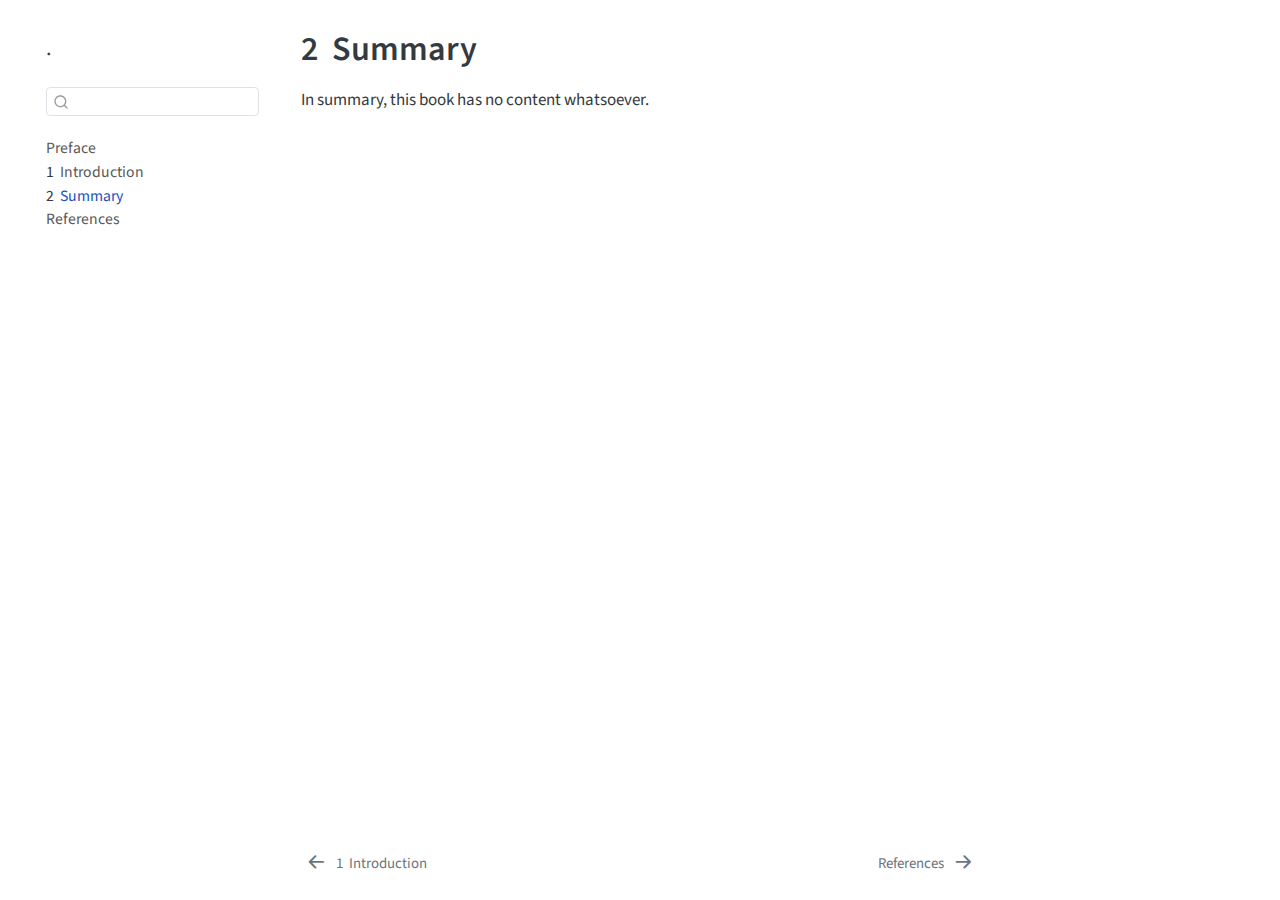
<file: summary.html>
<!DOCTYPE html>
<html xmlns="http://www.w3.org/1999/xhtml" lang="en" xml:lang="en"><head>

<meta charset="utf-8">
<meta name="generator" content="quarto-1.4.489">

<meta name="viewport" content="width=device-width, initial-scale=1.0, user-scalable=yes">


<title>. - 2&nbsp; Summary</title>
<style>
code{white-space: pre-wrap;}
span.smallcaps{font-variant: small-caps;}
div.columns{display: flex; gap: min(4vw, 1.5em);}
div.column{flex: auto; overflow-x: auto;}
div.hanging-indent{margin-left: 1.5em; text-indent: -1.5em;}
ul.task-list{list-style: none;}
ul.task-list li input[type="checkbox"] {
  width: 0.8em;
  margin: 0 0.8em 0.2em -1em; /* quarto-specific, see https://github.com/quarto-dev/quarto-cli/issues/4556 */ 
  vertical-align: middle;
}
</style>


<script src="site_libs/quarto-nav/quarto-nav.js"></script>
<script src="site_libs/quarto-nav/headroom.min.js"></script>
<script src="site_libs/clipboard/clipboard.min.js"></script>
<script src="site_libs/quarto-search/autocomplete.umd.js"></script>
<script src="site_libs/quarto-search/fuse.min.js"></script>
<script src="site_libs/quarto-search/quarto-search.js"></script>
<meta name="quarto:offset" content="./">
<link href="./references.html" rel="next">
<link href="./intro.html" rel="prev">
<script src="site_libs/quarto-html/quarto.js"></script>
<script src="site_libs/quarto-html/popper.min.js"></script>
<script src="site_libs/quarto-html/tippy.umd.min.js"></script>
<script src="site_libs/quarto-html/anchor.min.js"></script>
<link href="site_libs/quarto-html/tippy.css" rel="stylesheet">
<link href="site_libs/quarto-html/quarto-syntax-highlighting.css" rel="stylesheet" id="quarto-text-highlighting-styles">
<script src="site_libs/bootstrap/bootstrap.min.js"></script>
<link href="site_libs/bootstrap/bootstrap-icons.css" rel="stylesheet">
<link href="site_libs/bootstrap/bootstrap.min.css" rel="stylesheet" id="quarto-bootstrap" data-mode="light">
<script id="quarto-search-options" type="application/json">{
  "location": "sidebar",
  "copy-button": false,
  "collapse-after": 3,
  "panel-placement": "start",
  "type": "textbox",
  "limit": 50,
  "keyboard-shortcut": [
    "f",
    "/",
    "s"
  ],
  "show-item-context": false,
  "language": {
    "search-no-results-text": "No results",
    "search-matching-documents-text": "matching documents",
    "search-copy-link-title": "Copy link to search",
    "search-hide-matches-text": "Hide additional matches",
    "search-more-match-text": "more match in this document",
    "search-more-matches-text": "more matches in this document",
    "search-clear-button-title": "Clear",
    "search-detached-cancel-button-title": "Cancel",
    "search-submit-button-title": "Submit",
    "search-label": "Search"
  }
}</script>


</head>

<body class="nav-sidebar floating">

<div id="quarto-search-results"></div>
  <header id="quarto-header" class="headroom fixed-top">
  <nav class="quarto-secondary-nav">
    <div class="container-fluid d-flex">
      <button type="button" class="quarto-btn-toggle btn" data-bs-toggle="collapse" data-bs-target=".quarto-sidebar-collapse-item" aria-controls="quarto-sidebar" aria-expanded="false" aria-label="Toggle sidebar navigation" onclick="if (window.quartoToggleHeadroom) { window.quartoToggleHeadroom(); }">
        <i class="bi bi-layout-text-sidebar-reverse"></i>
      </button>
        <nav class="quarto-page-breadcrumbs" aria-label="breadcrumb"><ol class="breadcrumb"><li class="breadcrumb-item"><a href="./summary.html"><span class="chapter-number">2</span>&nbsp; <span class="chapter-title">Summary</span></a></li></ol></nav>
        <a class="flex-grow-1" role="button" data-bs-toggle="collapse" data-bs-target=".quarto-sidebar-collapse-item" aria-controls="quarto-sidebar" aria-expanded="false" aria-label="Toggle sidebar navigation" onclick="if (window.quartoToggleHeadroom) { window.quartoToggleHeadroom(); }">      
        </a>
      <button type="button" class="btn quarto-search-button" aria-label="" onclick="window.quartoOpenSearch();">
        <i class="bi bi-search"></i>
      </button>
    </div>
  </nav>
</header>
<!-- content -->
<div id="quarto-content" class="quarto-container page-columns page-rows-contents page-layout-article">
<!-- sidebar -->
  <nav id="quarto-sidebar" class="sidebar collapse collapse-horizontal quarto-sidebar-collapse-item sidebar-navigation floating overflow-auto">
    <div class="pt-lg-2 mt-2 text-left sidebar-header">
    <div class="sidebar-title mb-0 py-0">
      <a href="./">.</a> 
    </div>
      </div>
        <div class="mt-2 flex-shrink-0 align-items-center">
        <div class="sidebar-search">
        <div id="quarto-search" class="" title="Search"></div>
        </div>
        </div>
    <div class="sidebar-menu-container"> 
    <ul class="list-unstyled mt-1">
        <li class="sidebar-item">
  <div class="sidebar-item-container"> 
  <a href="./index.html" class="sidebar-item-text sidebar-link">
 <span class="menu-text">Preface</span></a>
  </div>
</li>
        <li class="sidebar-item">
  <div class="sidebar-item-container"> 
  <a href="./intro.html" class="sidebar-item-text sidebar-link">
 <span class="menu-text"><span class="chapter-number">1</span>&nbsp; <span class="chapter-title">Introduction</span></span></a>
  </div>
</li>
        <li class="sidebar-item">
  <div class="sidebar-item-container"> 
  <a href="./summary.html" class="sidebar-item-text sidebar-link active">
 <span class="menu-text"><span class="chapter-number">2</span>&nbsp; <span class="chapter-title">Summary</span></span></a>
  </div>
</li>
        <li class="sidebar-item">
  <div class="sidebar-item-container"> 
  <a href="./references.html" class="sidebar-item-text sidebar-link">
 <span class="menu-text">References</span></a>
  </div>
</li>
    </ul>
    </div>
</nav>
<div id="quarto-sidebar-glass" class="quarto-sidebar-collapse-item" data-bs-toggle="collapse" data-bs-target=".quarto-sidebar-collapse-item"></div>
<!-- margin-sidebar -->
    <div id="quarto-margin-sidebar" class="sidebar margin-sidebar">
        
    </div>
<!-- main -->
<main class="content" id="quarto-document-content">

<header id="title-block-header" class="quarto-title-block default">
<div class="quarto-title">
<h1 class="title"><span class="chapter-number">2</span>&nbsp; <span class="chapter-title">Summary</span></h1>
</div>



<div class="quarto-title-meta">

    
  
    
  </div>
  


</header>


<p>In summary, this book has no content whatsoever.</p>



</main> <!-- /main -->
<script id="quarto-html-after-body" type="application/javascript">
window.document.addEventListener("DOMContentLoaded", function (event) {
  const toggleBodyColorMode = (bsSheetEl) => {
    const mode = bsSheetEl.getAttribute("data-mode");
    const bodyEl = window.document.querySelector("body");
    if (mode === "dark") {
      bodyEl.classList.add("quarto-dark");
      bodyEl.classList.remove("quarto-light");
    } else {
      bodyEl.classList.add("quarto-light");
      bodyEl.classList.remove("quarto-dark");
    }
  }
  const toggleBodyColorPrimary = () => {
    const bsSheetEl = window.document.querySelector("link#quarto-bootstrap");
    if (bsSheetEl) {
      toggleBodyColorMode(bsSheetEl);
    }
  }
  toggleBodyColorPrimary();  
  const icon = "";
  const anchorJS = new window.AnchorJS();
  anchorJS.options = {
    placement: 'right',
    icon: icon
  };
  anchorJS.add('.anchored');
  const isCodeAnnotation = (el) => {
    for (const clz of el.classList) {
      if (clz.startsWith('code-annotation-')) {                     
        return true;
      }
    }
    return false;
  }
  const clipboard = new window.ClipboardJS('.code-copy-button', {
    text: function(trigger) {
      const codeEl = trigger.previousElementSibling.cloneNode(true);
      for (const childEl of codeEl.children) {
        if (isCodeAnnotation(childEl)) {
          childEl.remove();
        }
      }
      return codeEl.innerText;
    }
  });
  clipboard.on('success', function(e) {
    // button target
    const button = e.trigger;
    // don't keep focus
    button.blur();
    // flash "checked"
    button.classList.add('code-copy-button-checked');
    var currentTitle = button.getAttribute("title");
    button.setAttribute("title", "Copied!");
    let tooltip;
    if (window.bootstrap) {
      button.setAttribute("data-bs-toggle", "tooltip");
      button.setAttribute("data-bs-placement", "left");
      button.setAttribute("data-bs-title", "Copied!");
      tooltip = new bootstrap.Tooltip(button, 
        { trigger: "manual", 
          customClass: "code-copy-button-tooltip",
          offset: [0, -8]});
      tooltip.show();    
    }
    setTimeout(function() {
      if (tooltip) {
        tooltip.hide();
        button.removeAttribute("data-bs-title");
        button.removeAttribute("data-bs-toggle");
        button.removeAttribute("data-bs-placement");
      }
      button.setAttribute("title", currentTitle);
      button.classList.remove('code-copy-button-checked');
    }, 1000);
    // clear code selection
    e.clearSelection();
  });
  function tippyHover(el, contentFn, onTriggerFn, onUntriggerFn) {
    const config = {
      allowHTML: true,
      maxWidth: 500,
      delay: 100,
      arrow: false,
      appendTo: function(el) {
          return el.parentElement;
      },
      interactive: true,
      interactiveBorder: 10,
      theme: 'quarto',
      placement: 'bottom-start',
    };
    if (contentFn) {
      config.content = contentFn;
    }
    if (onTriggerFn) {
      config.onTrigger = onTriggerFn;
    }
    if (onUntriggerFn) {
      config.onUntrigger = onUntriggerFn;
    }
    window.tippy(el, config); 
  }
  const noterefs = window.document.querySelectorAll('a[role="doc-noteref"]');
  for (var i=0; i<noterefs.length; i++) {
    const ref = noterefs[i];
    tippyHover(ref, function() {
      // use id or data attribute instead here
      let href = ref.getAttribute('data-footnote-href') || ref.getAttribute('href');
      try { href = new URL(href).hash; } catch {}
      const id = href.replace(/^#\/?/, "");
      const note = window.document.getElementById(id);
      return note.innerHTML;
    });
  }
  const xrefs = window.document.querySelectorAll('a.quarto-xref');
  const processXRef = (id, note) => {
    // Strip column container classes
    const stripColumnClz = (el) => {
      el.classList.remove("page-full", "page-columns");
      if (el.children) {
        for (const child of el.children) {
          stripColumnClz(child);
        }
      }
    }
    stripColumnClz(note)
    const typesetMath = (el) => {
      if (window.MathJax) {
        // MathJax Typeset
        window.MathJax.typeset([el]);
      } else if (window.katex) {
        // KaTeX Render
        var mathElements = el.getElementsByClassName("math");
        var macros = [];
        for (var i = 0; i < mathElements.length; i++) {
          var texText = mathElements[i].firstChild;
          if (mathElements[i].tagName == "SPAN") {
            window.katex.render(texText.data, mathElements[i], {
              displayMode: mathElements[i].classList.contains('display'),
              throwOnError: false,
              macros: macros,
              fleqn: false
            });
          }
        }
      }
    }
    if (id === null || id.startsWith('sec-')) {
      // Special case sections, only their first couple elements
      const container = document.createElement("div");
      if (note.children && note.children.length > 2) {
        for (let i = 0; i < 2; i++) {
          container.appendChild(note.children[i].cloneNode(true));
        }
        typesetMath(container);
        return container.innerHTML
      } else {
        typesetMath(note);
        return note.innerHTML;
      }
    } else {
      // Remove any anchor links if they are present
      const anchorLink = note.querySelector('a.anchorjs-link');
      if (anchorLink) {
        anchorLink.remove();
      }
      typesetMath(note);
      return note.innerHTML;
    }
  }
  for (var i=0; i<xrefs.length; i++) {
    const xref = xrefs[i];
    tippyHover(xref, undefined, function(instance) {
      instance.disable();
      let url = xref.getAttribute('href');
      let hash = undefined; 
      if (url.startsWith('#')) {
        hash = url;
      } else {
        try { hash = new URL(url).hash; } catch {}
      }
      if (hash) {
        const id = hash.replace(/^#\/?/, "");
        const note = window.document.getElementById(id);
        if (note !== null) {
          try {
            const html = processXRef(id, note.cloneNode(true));
            instance.setContent(html);
          } finally {
            instance.enable();
            instance.show();
          }
        } else {
          // See if we can fetch this
          fetch(url.split('#')[0])
          .then(res => res.text())
          .then(html => {
            const parser = new DOMParser();
            const htmlDoc = parser.parseFromString(html, "text/html");
            const note = htmlDoc.getElementById(id);
            if (note !== null) {
              const html = processXRef(id, note);
              instance.setContent(html);
            } 
          }).finally(() => {
            instance.enable();
            instance.show();
          });
        }
      } else {
        // See if we can fetch a full url (with no hash to target)
        // This is a special case and we should probably do some content thinning / targeting
        fetch(url)
        .then(res => res.text())
        .then(html => {
          const parser = new DOMParser();
          const htmlDoc = parser.parseFromString(html, "text/html");
          const note = htmlDoc.querySelector('main.content');
          if (note !== null) {
            // This should only happen for chapter cross references
            // (since there is no id in the URL)
            // remove the first header
            if (note.children.length > 0 && note.children[0].tagName === "HEADER") {
              note.children[0].remove();
            }
            const html = processXRef(null, note);
            instance.setContent(html);
          } 
        }).finally(() => {
          instance.enable();
          instance.show();
        });
      }
    }, function(instance) {
    });
  }
      let selectedAnnoteEl;
      const selectorForAnnotation = ( cell, annotation) => {
        let cellAttr = 'data-code-cell="' + cell + '"';
        let lineAttr = 'data-code-annotation="' +  annotation + '"';
        const selector = 'span[' + cellAttr + '][' + lineAttr + ']';
        return selector;
      }
      const selectCodeLines = (annoteEl) => {
        const doc = window.document;
        const targetCell = annoteEl.getAttribute("data-target-cell");
        const targetAnnotation = annoteEl.getAttribute("data-target-annotation");
        const annoteSpan = window.document.querySelector(selectorForAnnotation(targetCell, targetAnnotation));
        const lines = annoteSpan.getAttribute("data-code-lines").split(",");
        const lineIds = lines.map((line) => {
          return targetCell + "-" + line;
        })
        let top = null;
        let height = null;
        let parent = null;
        if (lineIds.length > 0) {
            //compute the position of the single el (top and bottom and make a div)
            const el = window.document.getElementById(lineIds[0]);
            top = el.offsetTop;
            height = el.offsetHeight;
            parent = el.parentElement.parentElement;
          if (lineIds.length > 1) {
            const lastEl = window.document.getElementById(lineIds[lineIds.length - 1]);
            const bottom = lastEl.offsetTop + lastEl.offsetHeight;
            height = bottom - top;
          }
          if (top !== null && height !== null && parent !== null) {
            // cook up a div (if necessary) and position it 
            let div = window.document.getElementById("code-annotation-line-highlight");
            if (div === null) {
              div = window.document.createElement("div");
              div.setAttribute("id", "code-annotation-line-highlight");
              div.style.position = 'absolute';
              parent.appendChild(div);
            }
            div.style.top = top - 2 + "px";
            div.style.height = height + 4 + "px";
            div.style.left = 0;
            let gutterDiv = window.document.getElementById("code-annotation-line-highlight-gutter");
            if (gutterDiv === null) {
              gutterDiv = window.document.createElement("div");
              gutterDiv.setAttribute("id", "code-annotation-line-highlight-gutter");
              gutterDiv.style.position = 'absolute';
              const codeCell = window.document.getElementById(targetCell);
              const gutter = codeCell.querySelector('.code-annotation-gutter');
              gutter.appendChild(gutterDiv);
            }
            gutterDiv.style.top = top - 2 + "px";
            gutterDiv.style.height = height + 4 + "px";
          }
          selectedAnnoteEl = annoteEl;
        }
      };
      const unselectCodeLines = () => {
        const elementsIds = ["code-annotation-line-highlight", "code-annotation-line-highlight-gutter"];
        elementsIds.forEach((elId) => {
          const div = window.document.getElementById(elId);
          if (div) {
            div.remove();
          }
        });
        selectedAnnoteEl = undefined;
      };
        // Handle positioning of the toggle
    window.addEventListener(
      "resize",
      throttle(() => {
        elRect = undefined;
        if (selectedAnnoteEl) {
          selectCodeLines(selectedAnnoteEl);
        }
      }, 10)
    );
    function throttle(fn, ms) {
    let throttle = false;
    let timer;
      return (...args) => {
        if(!throttle) { // first call gets through
            fn.apply(this, args);
            throttle = true;
        } else { // all the others get throttled
            if(timer) clearTimeout(timer); // cancel #2
            timer = setTimeout(() => {
              fn.apply(this, args);
              timer = throttle = false;
            }, ms);
        }
      };
    }
      // Attach click handler to the DT
      const annoteDls = window.document.querySelectorAll('dt[data-target-cell]');
      for (const annoteDlNode of annoteDls) {
        annoteDlNode.addEventListener('click', (event) => {
          const clickedEl = event.target;
          if (clickedEl !== selectedAnnoteEl) {
            unselectCodeLines();
            const activeEl = window.document.querySelector('dt[data-target-cell].code-annotation-active');
            if (activeEl) {
              activeEl.classList.remove('code-annotation-active');
            }
            selectCodeLines(clickedEl);
            clickedEl.classList.add('code-annotation-active');
          } else {
            // Unselect the line
            unselectCodeLines();
            clickedEl.classList.remove('code-annotation-active');
          }
        });
      }
  const findCites = (el) => {
    const parentEl = el.parentElement;
    if (parentEl) {
      const cites = parentEl.dataset.cites;
      if (cites) {
        return {
          el,
          cites: cites.split(' ')
        };
      } else {
        return findCites(el.parentElement)
      }
    } else {
      return undefined;
    }
  };
  var bibliorefs = window.document.querySelectorAll('a[role="doc-biblioref"]');
  for (var i=0; i<bibliorefs.length; i++) {
    const ref = bibliorefs[i];
    const citeInfo = findCites(ref);
    if (citeInfo) {
      tippyHover(citeInfo.el, function() {
        var popup = window.document.createElement('div');
        citeInfo.cites.forEach(function(cite) {
          var citeDiv = window.document.createElement('div');
          citeDiv.classList.add('hanging-indent');
          citeDiv.classList.add('csl-entry');
          var biblioDiv = window.document.getElementById('ref-' + cite);
          if (biblioDiv) {
            citeDiv.innerHTML = biblioDiv.innerHTML;
          }
          popup.appendChild(citeDiv);
        });
        return popup.innerHTML;
      });
    }
  }
});
</script>
<nav class="page-navigation">
  <div class="nav-page nav-page-previous">
      <a href="./intro.html" class="pagination-link  aria-label=" &lt;span="">
        <i class="bi bi-arrow-left-short"></i> <span class="nav-page-text"><span class="chapter-number">1</span>&nbsp; <span class="chapter-title">Introduction</span></span>
      </a>          
  </div>
  <div class="nav-page nav-page-next">
      <a href="./references.html" class="pagination-link" aria-label="References">
        <span class="nav-page-text">References</span> <i class="bi bi-arrow-right-short"></i>
      </a>
  </div>
</nav>
</div> <!-- /content -->




</body></html>
</file>
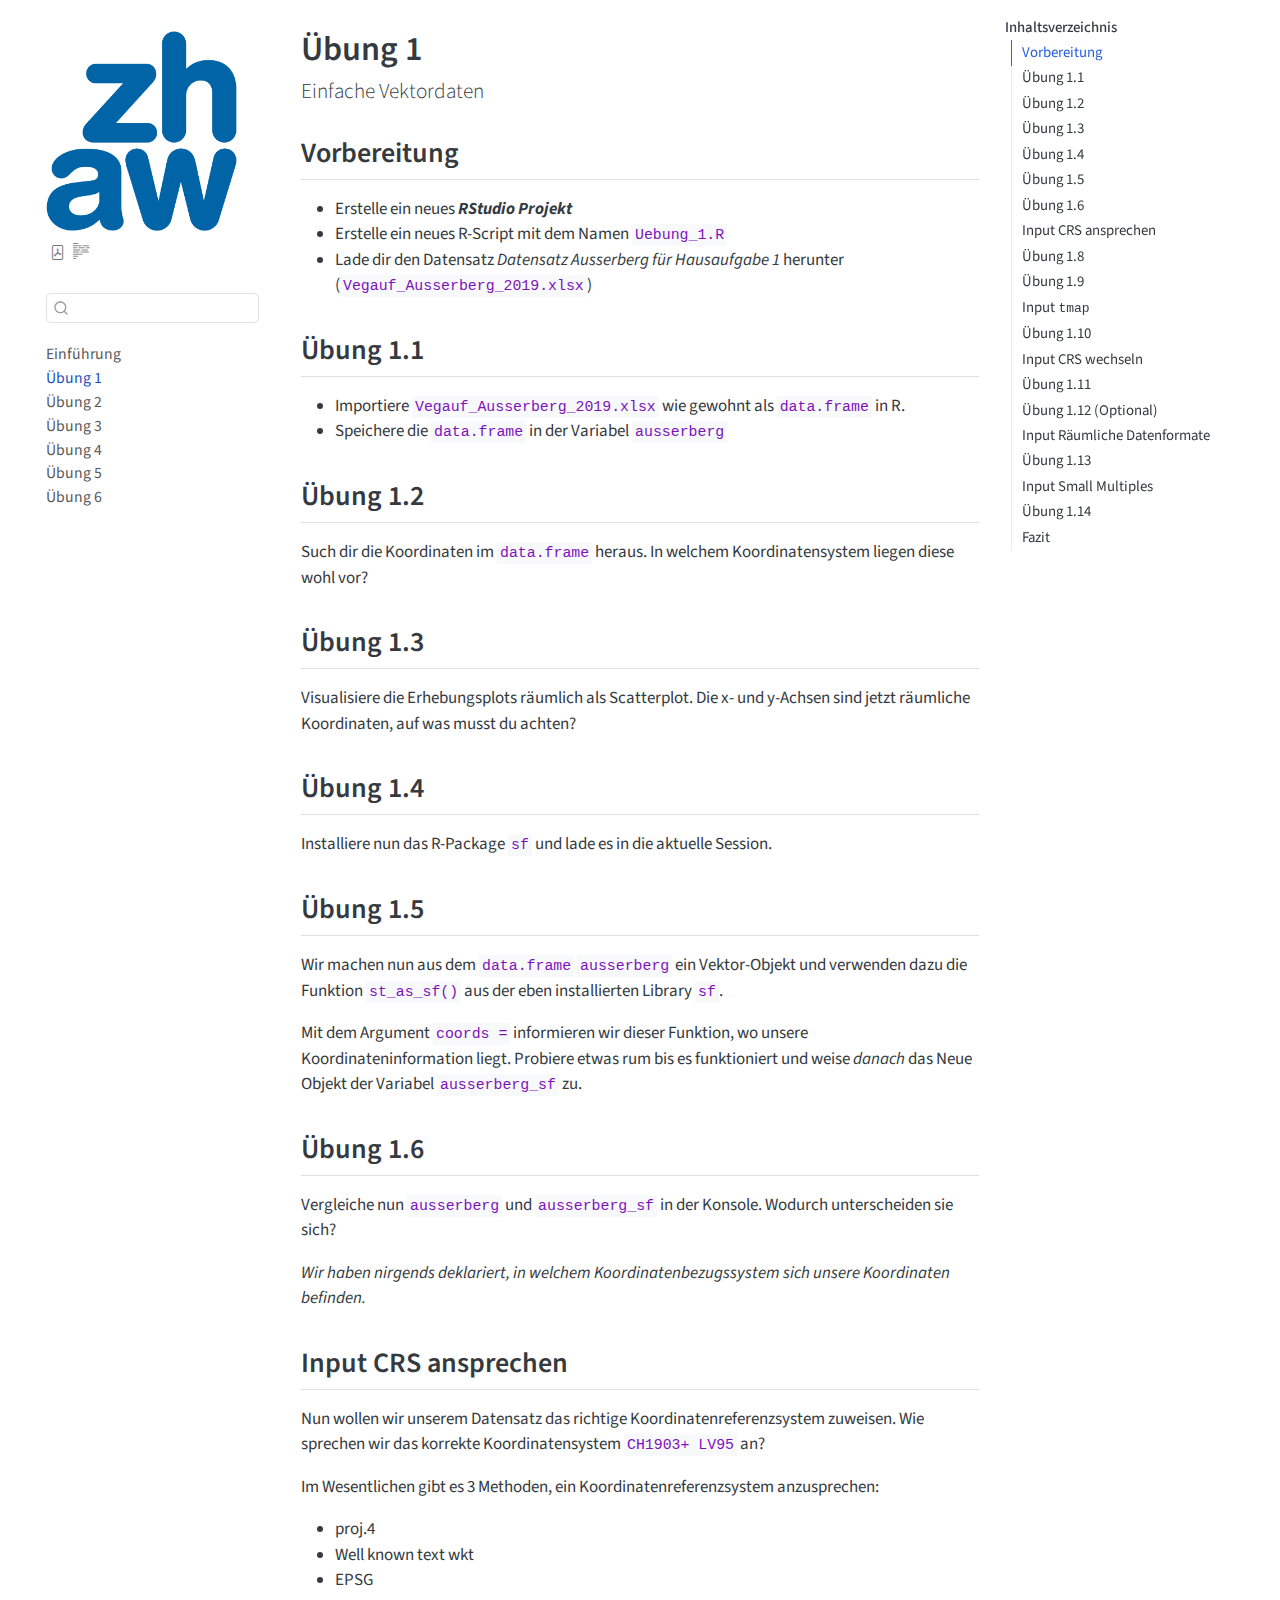
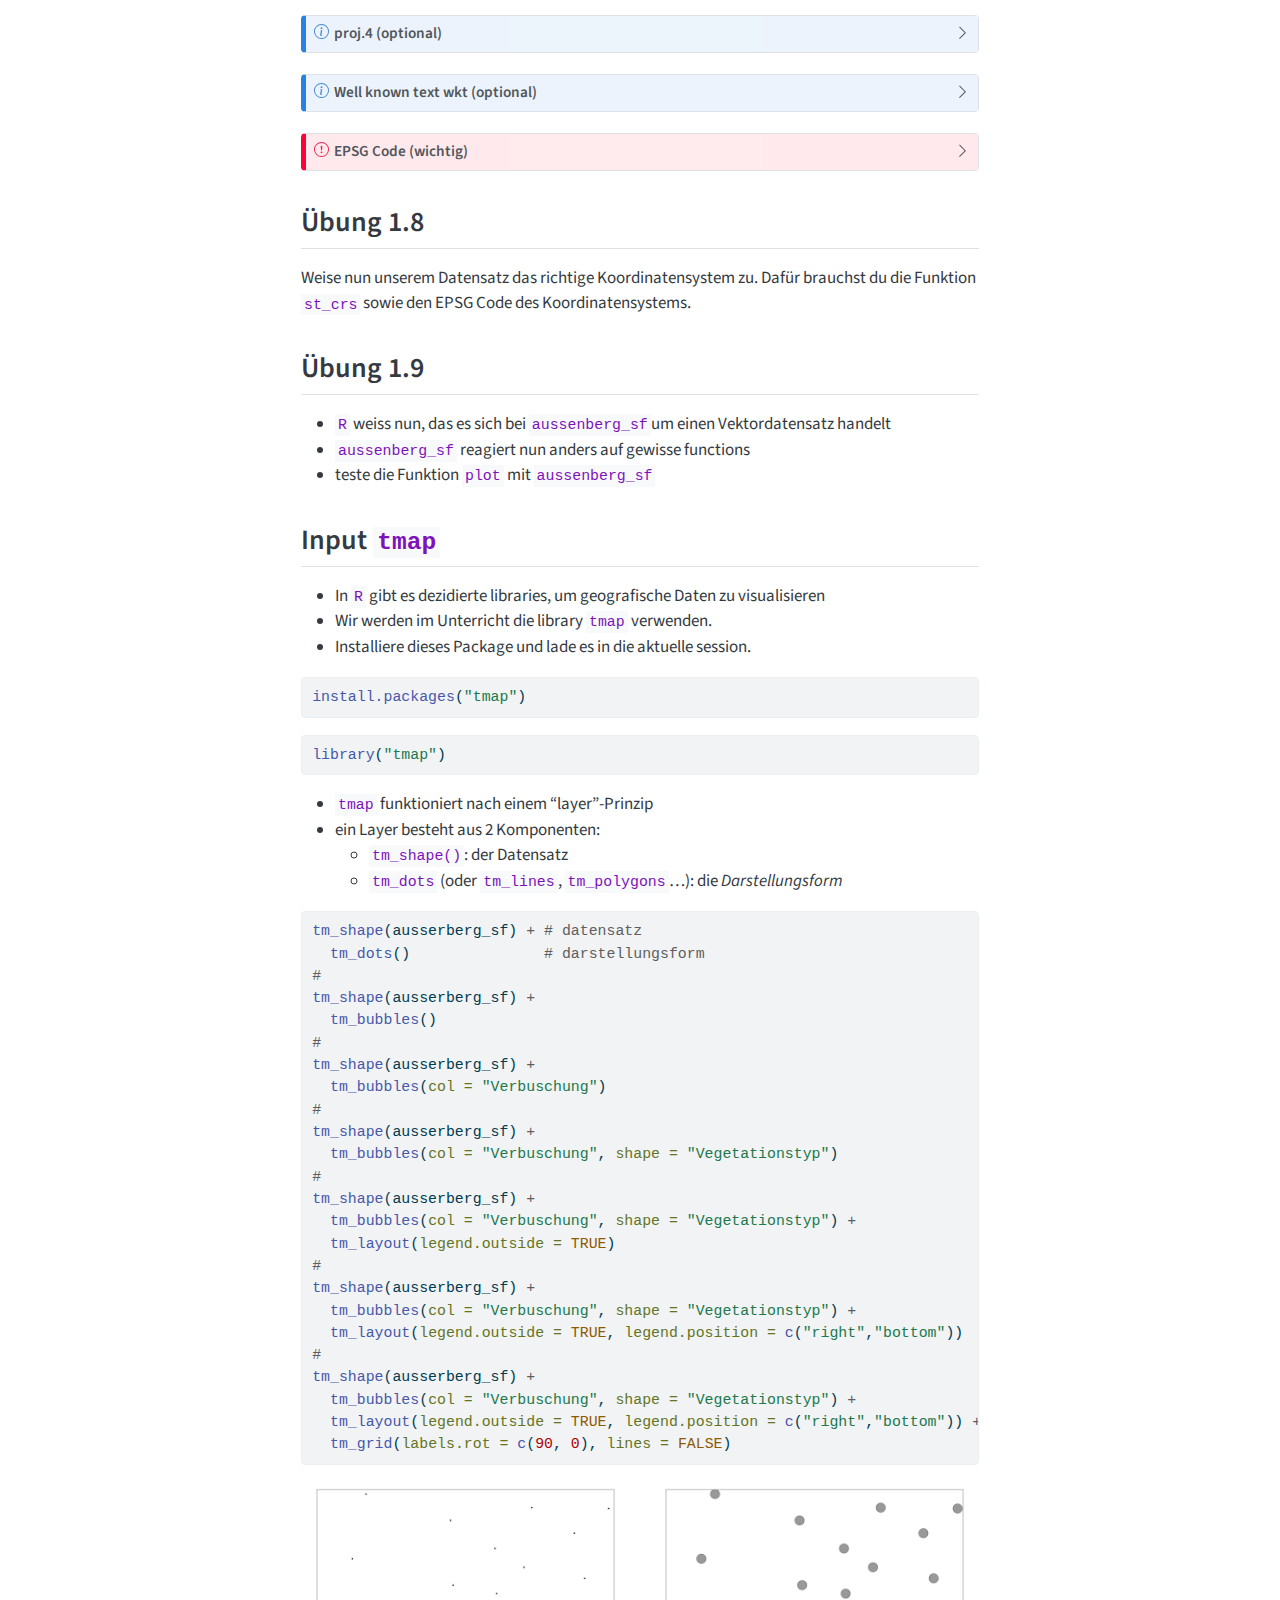
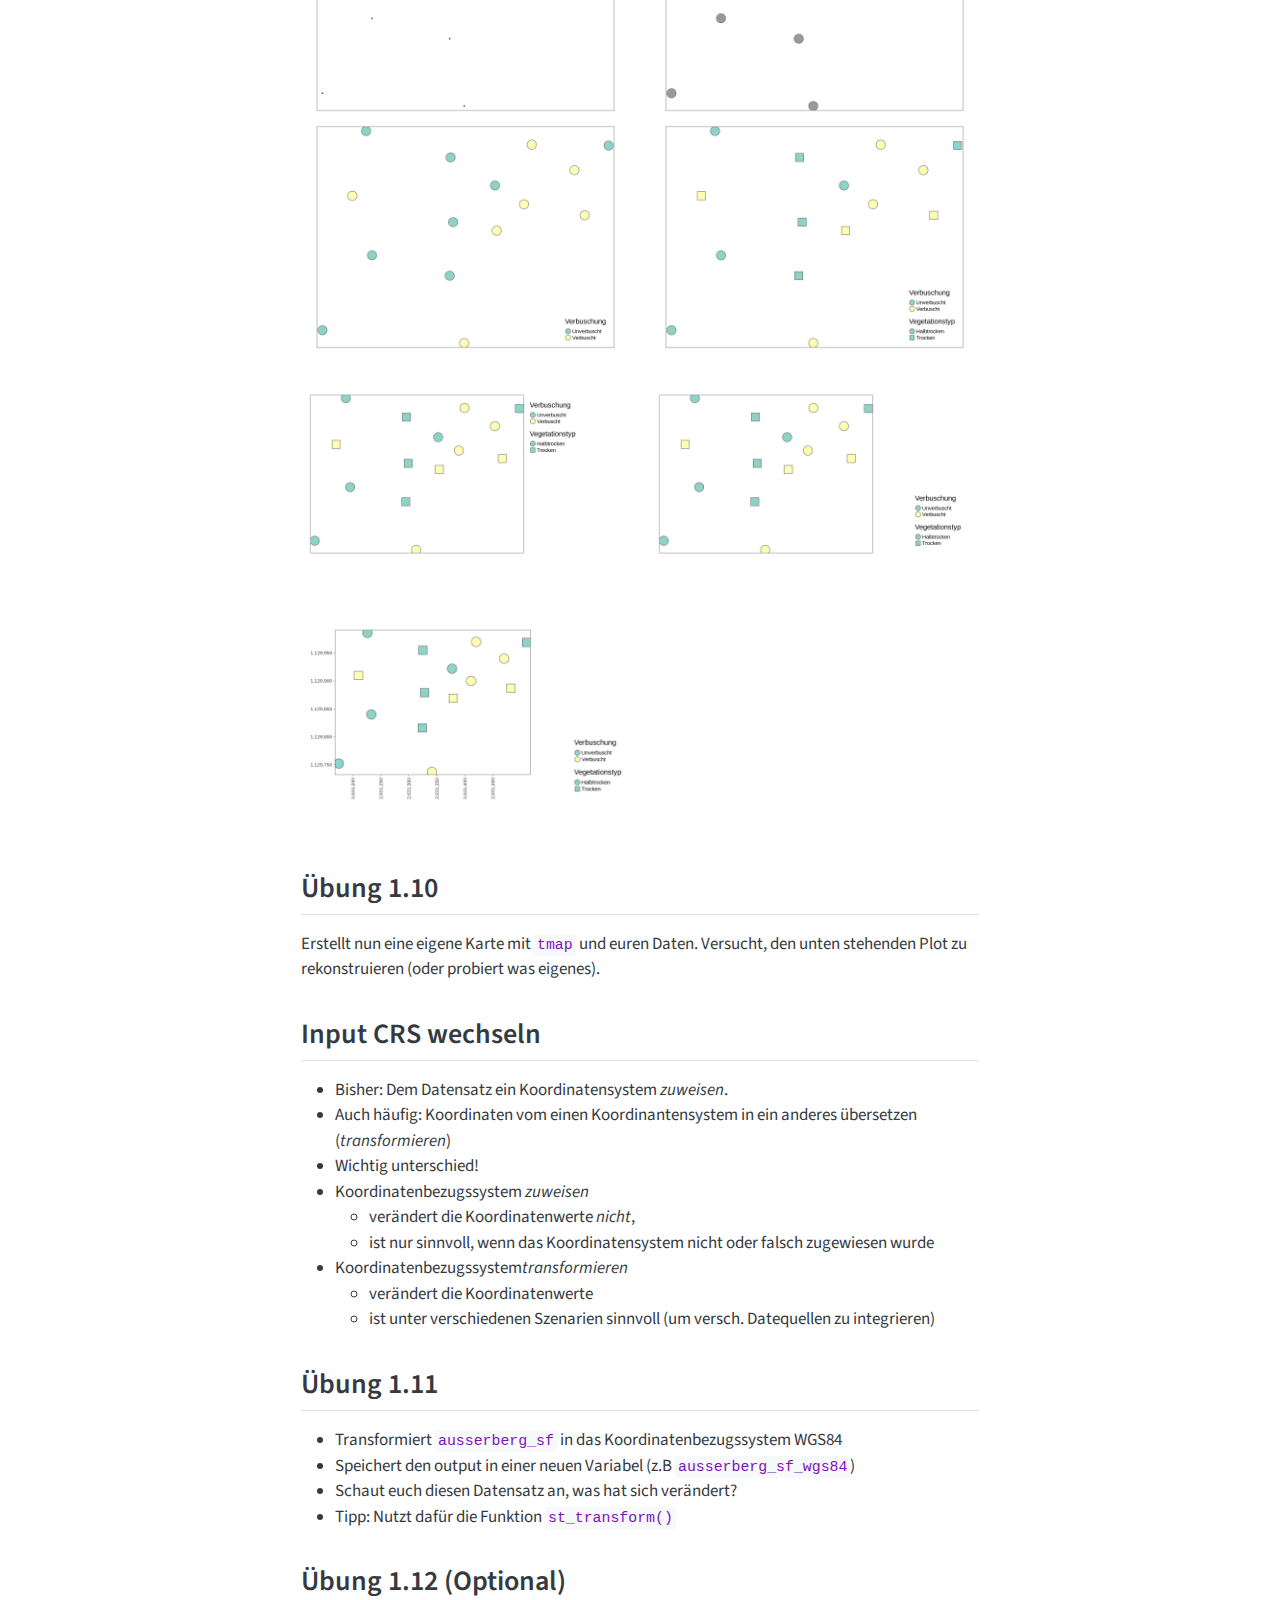
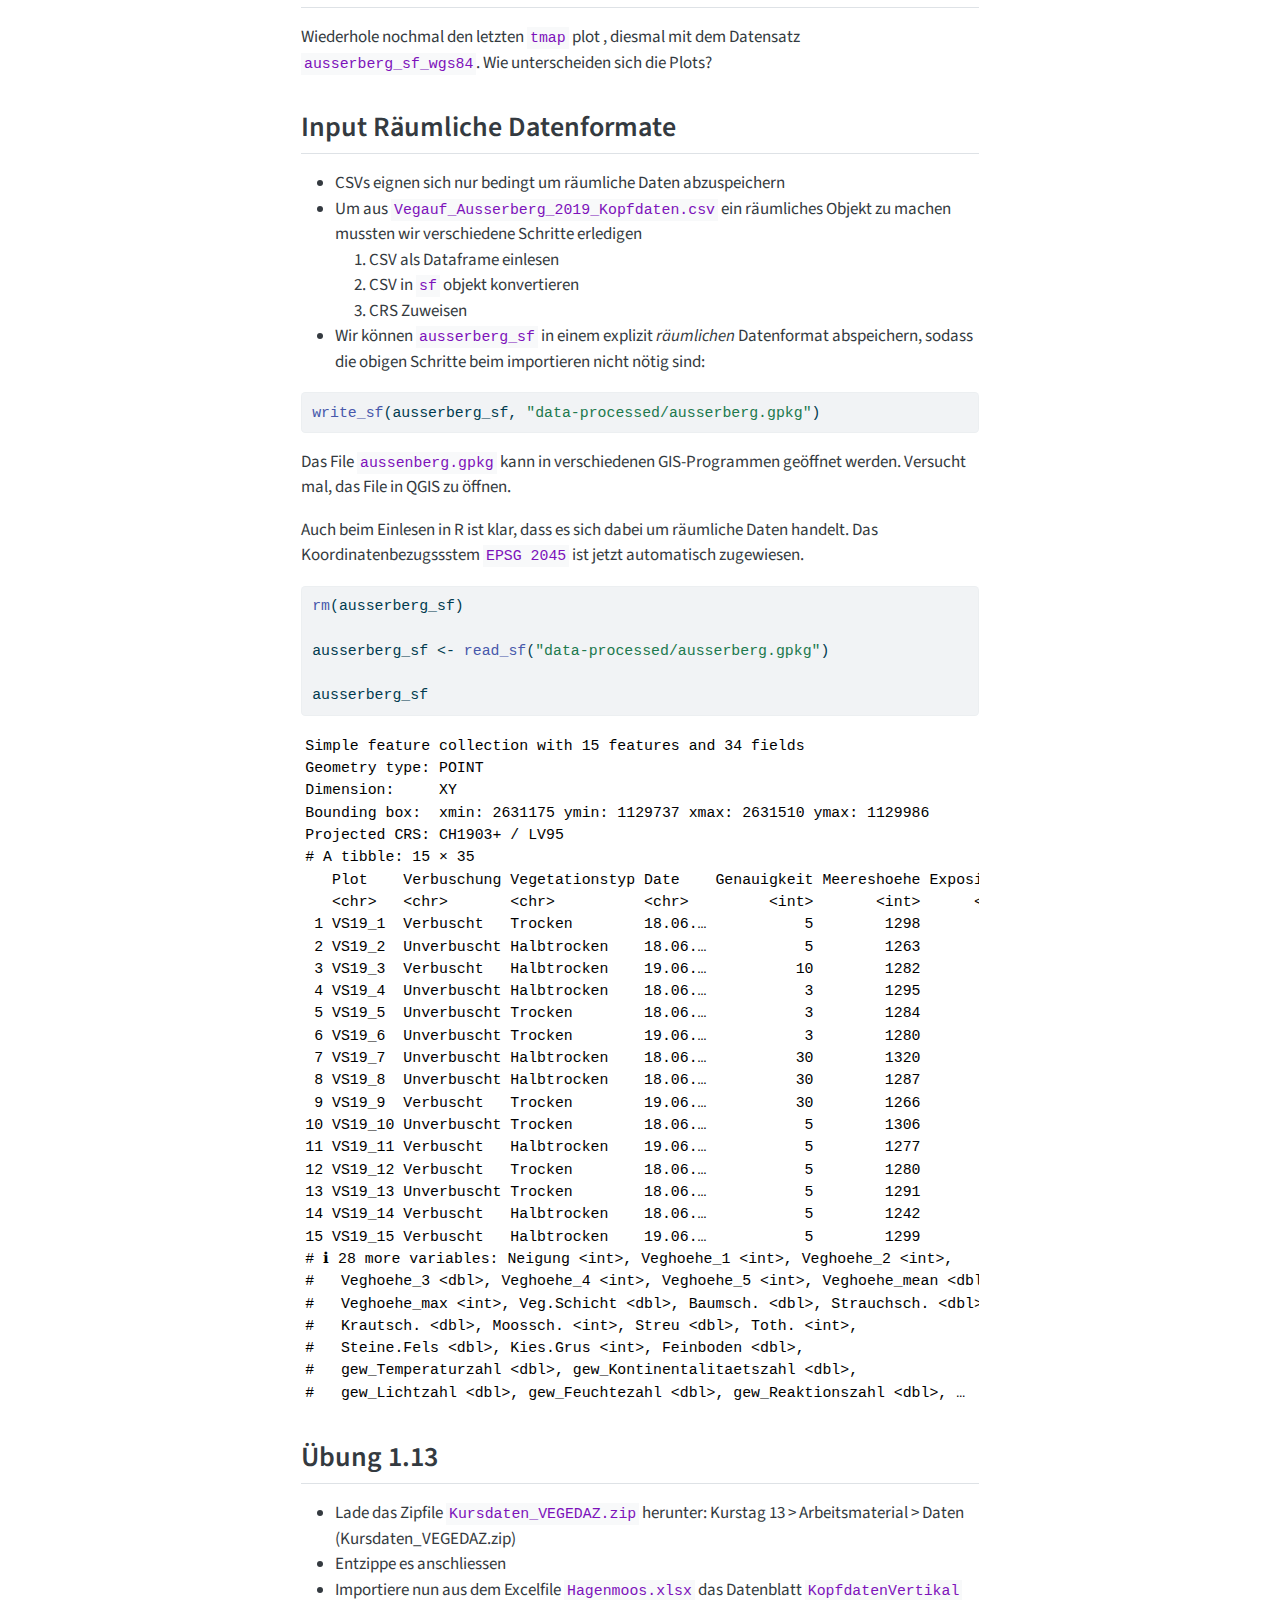
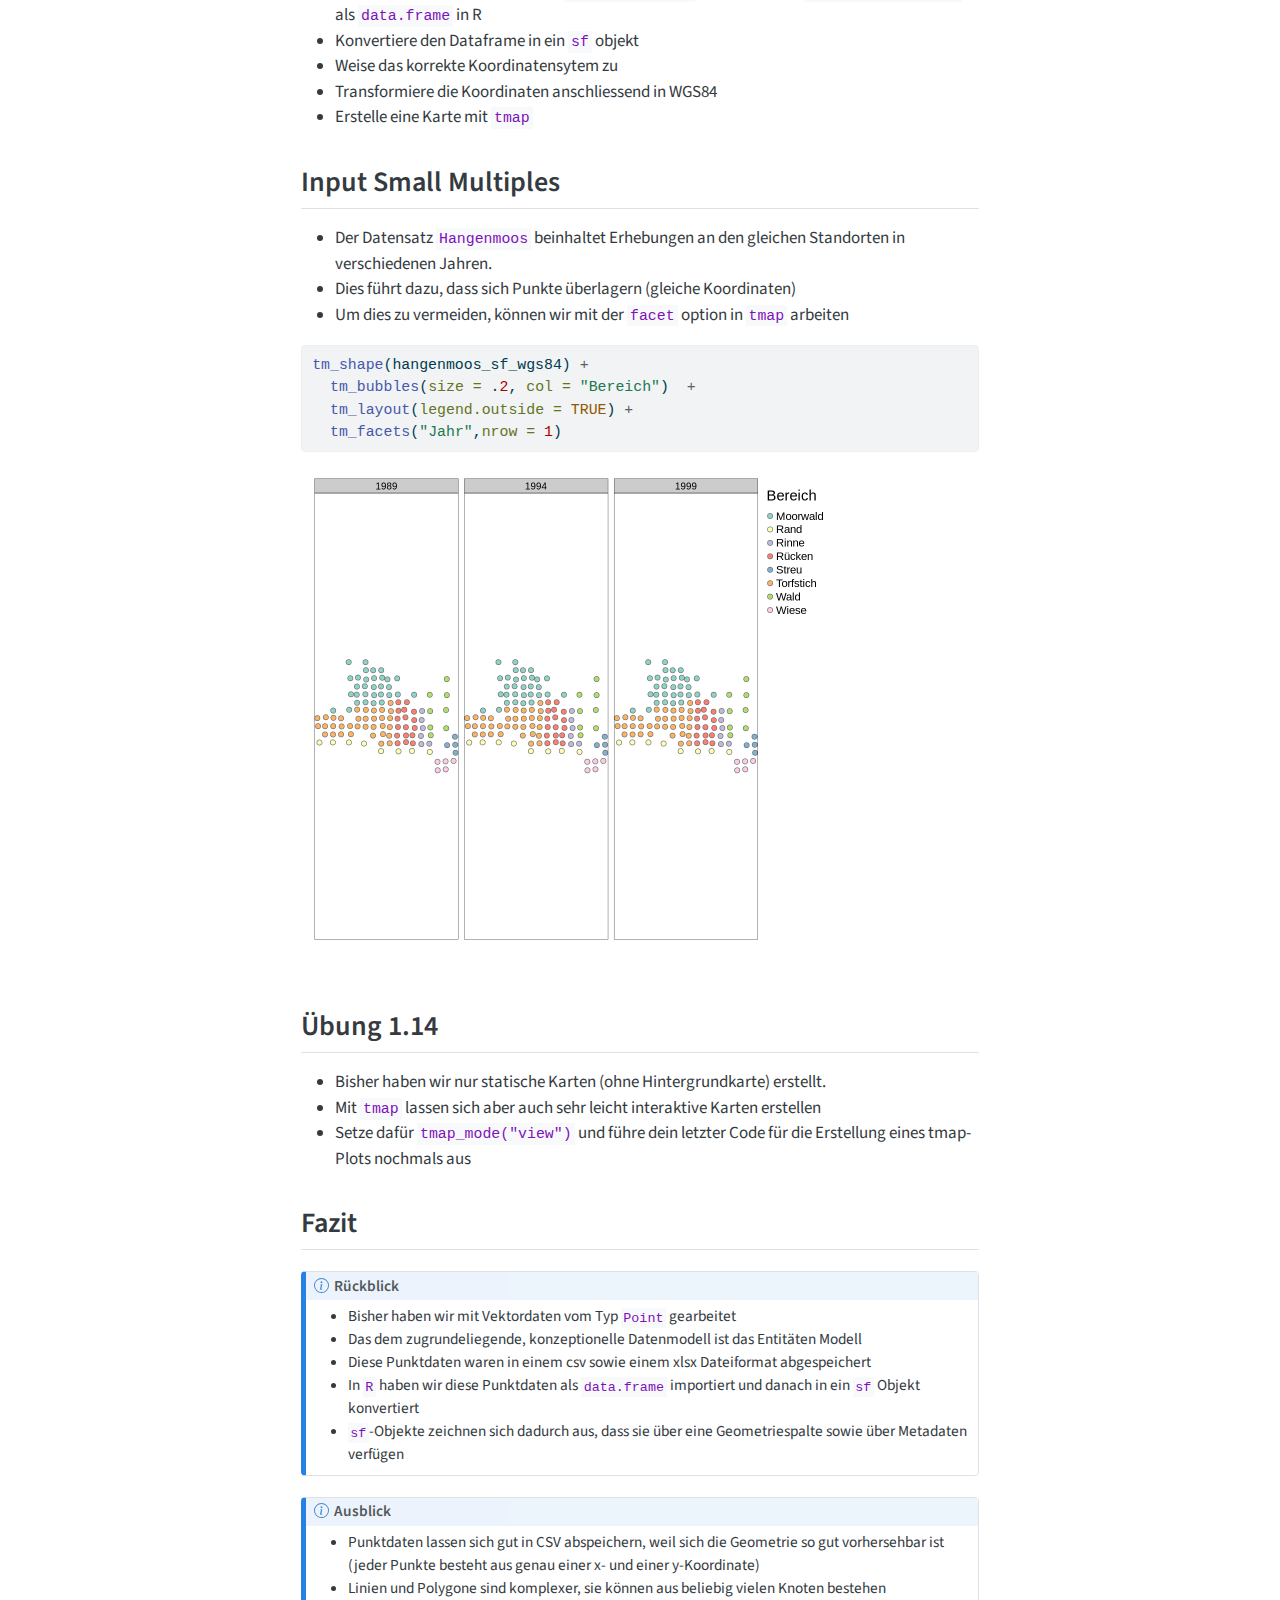
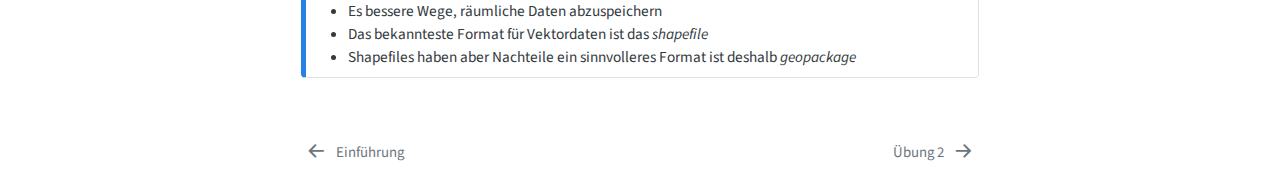
<file: uebung_1.html>
<!DOCTYPE html>
<html xmlns="http://www.w3.org/1999/xhtml" lang="de-CH" xml:lang="de-CH"><head>

<meta charset="utf-8">
<meta name="generator" content="quarto-1.5.9">

<meta name="viewport" content="width=device-width, initial-scale=1.0, user-scalable=yes">


<title>CAS Vegetationsanalyse und Feldbotanik – Übung 1</title>
<style>
code{white-space: pre-wrap;}
span.smallcaps{font-variant: small-caps;}
div.columns{display: flex; gap: min(4vw, 1.5em);}
div.column{flex: auto; overflow-x: auto;}
div.hanging-indent{margin-left: 1.5em; text-indent: -1.5em;}
ul.task-list{list-style: none;}
ul.task-list li input[type="checkbox"] {
  width: 0.8em;
  margin: 0 0.8em 0.2em -1em; /* quarto-specific, see https://github.com/quarto-dev/quarto-cli/issues/4556 */ 
  vertical-align: middle;
}
/* CSS for syntax highlighting */
pre > code.sourceCode { white-space: pre; position: relative; }
pre > code.sourceCode > span { line-height: 1.25; }
pre > code.sourceCode > span:empty { height: 1.2em; }
.sourceCode { overflow: visible; }
code.sourceCode > span { color: inherit; text-decoration: inherit; }
div.sourceCode { margin: 1em 0; }
pre.sourceCode { margin: 0; }
@media screen {
div.sourceCode { overflow: auto; }
}
@media print {
pre > code.sourceCode { white-space: pre-wrap; }
pre > code.sourceCode > span { text-indent: -5em; padding-left: 5em; }
}
pre.numberSource code
  { counter-reset: source-line 0; }
pre.numberSource code > span
  { position: relative; left: -4em; counter-increment: source-line; }
pre.numberSource code > span > a:first-child::before
  { content: counter(source-line);
    position: relative; left: -1em; text-align: right; vertical-align: baseline;
    border: none; display: inline-block;
    -webkit-touch-callout: none; -webkit-user-select: none;
    -khtml-user-select: none; -moz-user-select: none;
    -ms-user-select: none; user-select: none;
    padding: 0 4px; width: 4em;
  }
pre.numberSource { margin-left: 3em;  padding-left: 4px; }
div.sourceCode
  {   }
@media screen {
pre > code.sourceCode > span > a:first-child::before { text-decoration: underline; }
}
</style>


<script src="site_libs/quarto-nav/quarto-nav.js"></script>
<script src="site_libs/quarto-nav/headroom.min.js"></script>
<script src="site_libs/clipboard/clipboard.min.js"></script>
<script src="site_libs/quarto-search/autocomplete.umd.js"></script>
<script src="site_libs/quarto-search/fuse.min.js"></script>
<script src="site_libs/quarto-search/quarto-search.js"></script>
<meta name="quarto:offset" content="./">
<link href="./uebung_2.html" rel="next">
<link href="./index.html" rel="prev">
<script src="site_libs/quarto-html/quarto.js"></script>
<script src="site_libs/quarto-html/popper.min.js"></script>
<script src="site_libs/quarto-html/tippy.umd.min.js"></script>
<script src="site_libs/quarto-html/anchor.min.js"></script>
<link href="site_libs/quarto-html/tippy.css" rel="stylesheet">
<link href="site_libs/quarto-html/quarto-syntax-highlighting.css" rel="stylesheet" id="quarto-text-highlighting-styles">
<script src="site_libs/bootstrap/bootstrap.min.js"></script>
<link href="site_libs/bootstrap/bootstrap-icons.css" rel="stylesheet">
<link href="site_libs/bootstrap/bootstrap.min.css" rel="stylesheet" id="quarto-bootstrap" data-mode="light">
<script id="quarto-search-options" type="application/json">{
  "location": "sidebar",
  "copy-button": false,
  "collapse-after": 3,
  "panel-placement": "start",
  "type": "textbox",
  "limit": 50,
  "keyboard-shortcut": [
    "f",
    "/",
    "s"
  ],
  "show-item-context": false,
  "language": {
    "search-no-results-text": "Keine Treffer",
    "search-matching-documents-text": "Treffer",
    "search-copy-link-title": "Link in die Suche kopieren",
    "search-hide-matches-text": "Zusätzliche Treffer verbergen",
    "search-more-match-text": "weitere Treffer in diesem Dokument",
    "search-more-matches-text": "weitere Treffer in diesem Dokument",
    "search-clear-button-title": "Zurücksetzen",
    "search-text-placeholder": "",
    "search-detached-cancel-button-title": "Abbrechen",
    "search-submit-button-title": "Abschicken",
    "search-label": "Suchen"
  }
}</script>


<!-- loads fontawesome, so that I can create a fontawesome button (see below) -->
<link rel="stylesheet" href="https://cdnjs.cloudflare.com/ajax/libs/font-awesome/6.4.2/css/all.min.css" integrity="sha512-z3gLpd7yknf1YoNbCzqRKc4qyor8gaKU1qmn+CShxbuBusANI9QpRohGBreCFkKxLhei6S9CQXFEbbKuqLg0DA==" crossorigin="anonymous" referrerpolicy="no-referrer">
<script>

// the following function adds padding to all h2/h3 elements, so that I can 
// easily present the content of the page in a more readable way
function presenter(){
    var paragraphs = document.querySelectorAll("h2", "h3");
    paragraphs.forEach(function (paragraph) {
        paragraph.classList.toggle("presenter-mode");
    });
}

// once the page is loaded, the button is injected into the sidebar. This button
// calls the presenter function (see above)
window.onload = function() {
    // create the button (similar to the buttons already availables)
    const linkElement = document.createElement('a');

    linkElement.classList.add('quarto-navigation-tool');
    linkElement.classList.add('px-1');
    linkElement.innerHTML = '<i class="fa-solid fa-person-chalkboard"></i>';
    linkElement.href = '#';
    linkElement.addEventListener('click', function(event) {
        event.preventDefault(); // Prevent the default link behavior
        presenter();
    });

    // Find the target element by its class name
    const sidebar_tools = document.querySelector(".sidebar-tools-main")
    sidebar_tools.appendChild(linkElement);

    // the following function removes the title of the sidebar (which is the same as the title of the page)
    document.querySelector(".sidebar-title>a").innerHTML = ""
};

</script>


<link rel="stylesheet" href="style.css">
</head>

<body class="nav-sidebar floating">

<div id="quarto-search-results"></div>
  <header id="quarto-header" class="headroom fixed-top">
  <nav class="quarto-secondary-nav">
    <div class="container-fluid d-flex">
      <button type="button" class="quarto-btn-toggle btn" data-bs-toggle="collapse" data-bs-target=".quarto-sidebar-collapse-item" aria-controls="quarto-sidebar" aria-expanded="false" aria-label="Seitenleiste umschalten" onclick="if (window.quartoToggleHeadroom) { window.quartoToggleHeadroom(); }">
        <i class="bi bi-layout-text-sidebar-reverse"></i>
      </button>
        <nav class="quarto-page-breadcrumbs" aria-label="breadcrumb"><ol class="breadcrumb"><li class="breadcrumb-item"><a href="./uebung_1.html"><span class="chapter-title">Übung 1</span></a></li></ol></nav>
        <a class="flex-grow-1" role="button" data-bs-toggle="collapse" data-bs-target=".quarto-sidebar-collapse-item" aria-controls="quarto-sidebar" aria-expanded="false" aria-label="Seitenleiste umschalten" onclick="if (window.quartoToggleHeadroom) { window.quartoToggleHeadroom(); }">      
        </a>
      <button type="button" class="btn quarto-search-button" aria-label="" onclick="window.quartoOpenSearch();">
        <i class="bi bi-search"></i>
      </button>
    </div>
  </nav>
</header>
<!-- content -->
<div id="quarto-content" class="quarto-container page-columns page-rows-contents page-layout-article">
<!-- sidebar -->
  <nav id="quarto-sidebar" class="sidebar collapse collapse-horizontal quarto-sidebar-collapse-item sidebar-navigation floating overflow-auto">
    <div class="pt-lg-2 mt-2 text-left sidebar-header sidebar-header-stacked">
      <a href="./index.html" class="sidebar-logo-link">
      <img src="./images/zhaw_rgb.png" alt="" class="sidebar-logo py-0 d-lg-inline d-none">
      </a>
    <div class="sidebar-title mb-0 py-0">
      <a href="./">CAS Vegetationsanalyse und Feldbotanik</a> 
        <div class="sidebar-tools-main">
    <a href="./cas-vab-gis.pdf" title="Download PDF" class="quarto-navigation-tool px-1" aria-label="Download PDF"><i class="bi bi-file-pdf"></i></a>
  <a href="" class="quarto-reader-toggle quarto-navigation-tool px-1" onclick="window.quartoToggleReader(); return false;" title="Lesemodus umschalten">
  <div class="quarto-reader-toggle-btn">
  <i class="bi"></i>
  </div>
</a>
</div>
    </div>
      </div>
        <div class="mt-2 flex-shrink-0 align-items-center">
        <div class="sidebar-search">
        <div id="quarto-search" class="" title="Suchen"></div>
        </div>
        </div>
    <div class="sidebar-menu-container"> 
    <ul class="list-unstyled mt-1">
        <li class="sidebar-item">
  <div class="sidebar-item-container"> 
  <a href="./index.html" class="sidebar-item-text sidebar-link">
 <span class="menu-text">Einführung</span></a>
  </div>
</li>
        <li class="sidebar-item">
  <div class="sidebar-item-container"> 
  <a href="./uebung_1.html" class="sidebar-item-text sidebar-link active"><span class="chapter-title">Übung 1</span></a>
  </div>
</li>
        <li class="sidebar-item">
  <div class="sidebar-item-container"> 
  <a href="./uebung_2.html" class="sidebar-item-text sidebar-link"><span class="chapter-title">Übung 2</span></a>
  </div>
</li>
        <li class="sidebar-item">
  <div class="sidebar-item-container"> 
  <a href="./uebung_3.html" class="sidebar-item-text sidebar-link"><span class="chapter-title">Übung 3</span></a>
  </div>
</li>
        <li class="sidebar-item">
  <div class="sidebar-item-container"> 
  <a href="./uebung_4.html" class="sidebar-item-text sidebar-link"><span class="chapter-title">Übung 4</span></a>
  </div>
</li>
        <li class="sidebar-item">
  <div class="sidebar-item-container"> 
  <a href="./uebung_5.html" class="sidebar-item-text sidebar-link"><span class="chapter-title">Übung 5</span></a>
  </div>
</li>
        <li class="sidebar-item">
  <div class="sidebar-item-container"> 
  <a href="./uebung_6.html" class="sidebar-item-text sidebar-link"><span class="chapter-title">Übung 6</span></a>
  </div>
</li>
    </ul>
    </div>
</nav>
<div id="quarto-sidebar-glass" class="quarto-sidebar-collapse-item" data-bs-toggle="collapse" data-bs-target=".quarto-sidebar-collapse-item"></div>
<!-- margin-sidebar -->
    <div id="quarto-margin-sidebar" class="sidebar margin-sidebar">
        <nav id="TOC" role="doc-toc" class="toc-active">
    <h2 id="toc-title">Inhaltsverzeichnis</h2>
   
  <ul>
  <li><a href="#vorbereitung" id="toc-vorbereitung" class="nav-link active" data-scroll-target="#vorbereitung">Vorbereitung</a></li>
  <li><a href="#übung-1.1" id="toc-übung-1.1" class="nav-link" data-scroll-target="#übung-1.1">Übung 1.1 <!--10--></a></li>
  <li><a href="#übung-1.2" id="toc-übung-1.2" class="nav-link" data-scroll-target="#übung-1.2">Übung 1.2 <!--3--></a></li>
  <li><a href="#übung-1.3" id="toc-übung-1.3" class="nav-link" data-scroll-target="#übung-1.3">Übung 1.3 <!--4--></a></li>
  <li><a href="#übung-1.4" id="toc-übung-1.4" class="nav-link" data-scroll-target="#übung-1.4">Übung 1.4 <!--3--></a></li>
  <li><a href="#übung-1.5" id="toc-übung-1.5" class="nav-link" data-scroll-target="#übung-1.5">Übung 1.5 <!--5--></a></li>
  <li><a href="#übung-1.6" id="toc-übung-1.6" class="nav-link" data-scroll-target="#übung-1.6">Übung 1.6 <!--2--></a></li>
  <li><a href="#input-crs-ansprechen" id="toc-input-crs-ansprechen" class="nav-link" data-scroll-target="#input-crs-ansprechen">Input CRS ansprechen<!--6--></a></li>
  <li><a href="#übung-1.8" id="toc-übung-1.8" class="nav-link" data-scroll-target="#übung-1.8">Übung 1.8 <!--3--></a></li>
  <li><a href="#übung-1.9" id="toc-übung-1.9" class="nav-link" data-scroll-target="#übung-1.9">Übung 1.9 <!--2--></a></li>
  <li><a href="#input-tmap" id="toc-input-tmap" class="nav-link" data-scroll-target="#input-tmap">Input <code>tmap</code> <!--6--></a></li>
  <li><a href="#übung-1.10" id="toc-übung-1.10" class="nav-link" data-scroll-target="#übung-1.10">Übung 1.10 <!--7--></a></li>
  <li><a href="#input-crs-wechseln" id="toc-input-crs-wechseln" class="nav-link" data-scroll-target="#input-crs-wechseln">Input CRS wechseln <!--4--></a></li>
  <li><a href="#übung-1.11" id="toc-übung-1.11" class="nav-link" data-scroll-target="#übung-1.11">Übung 1.11 <!--3--></a></li>
  <li><a href="#übung-1.12-optional" id="toc-übung-1.12-optional" class="nav-link" data-scroll-target="#übung-1.12-optional">Übung 1.12 (Optional) <!--3--></a></li>
  <li><a href="#input-räumliche-datenformate" id="toc-input-räumliche-datenformate" class="nav-link" data-scroll-target="#input-räumliche-datenformate">Input Räumliche Datenformate<!--4--></a></li>
  <li><a href="#übung-1.13" id="toc-übung-1.13" class="nav-link" data-scroll-target="#übung-1.13">Übung 1.13 <!--15--></a></li>
  <li><a href="#input-small-multiples" id="toc-input-small-multiples" class="nav-link" data-scroll-target="#input-small-multiples">Input Small Multiples<!--3--></a></li>
  <li><a href="#übung-1.14" id="toc-übung-1.14" class="nav-link" data-scroll-target="#übung-1.14">Übung 1.14 <!--3--></a></li>
  <li><a href="#fazit" id="toc-fazit" class="nav-link" data-scroll-target="#fazit">Fazit</a></li>
  </ul>
</nav>
    </div>
<!-- main -->
<main class="content" id="quarto-document-content">

<header id="title-block-header" class="quarto-title-block default">
<div class="quarto-title">
<h1 class="title"><span id="sec-uebung-1" class="quarto-section-identifier"><span class="chapter-title">Übung 1</span></span></h1>
<p class="subtitle lead">Einfache Vektordaten</p>
</div>



<div class="quarto-title-meta">

    
  
    
  </div>
  


</header>


<section id="vorbereitung" class="level2">
<h2 class="anchored" data-anchor-id="vorbereitung">Vorbereitung</h2>
<ul>
<li>Erstelle ein neues <strong><em>RStudio Projekt</em></strong></li>
<li>Erstelle ein neues R-Script mit dem Namen <code>Uebung_1.R</code></li>
<li>Lade dir den Datensatz <em>Datensatz Ausserberg für Hausaufgabe 1</em> herunter (<code>Vegauf_Ausserberg_2019.xlsx</code>)</li>
</ul>
</section>
<section id="übung-1.1" class="level2">
<h2 class="anchored" data-anchor-id="übung-1.1">Übung 1.1 <!--10--></h2>
<ul>
<li>Importiere <code>Vegauf_Ausserberg_2019.xlsx</code> wie gewohnt als <code>data.frame</code> in R.</li>
<li>Speichere die <code>data.frame</code> in der Variabel <code>ausserberg</code></li>
</ul>
</section>
<section id="übung-1.2" class="level2">
<h2 class="anchored" data-anchor-id="übung-1.2">Übung 1.2 <!--3--></h2>
<p>Such dir die Koordinaten im <code>data.frame</code> heraus. In welchem Koordinatensystem liegen diese wohl vor?</p>
</section>
<section id="übung-1.3" class="level2">
<h2 class="anchored" data-anchor-id="übung-1.3">Übung 1.3 <!--4--></h2>
<p>Visualisiere die Erhebungsplots räumlich als Scatterplot. Die x- und y-Achsen sind jetzt räumliche Koordinaten, auf was musst du achten?</p>
</section>
<section id="übung-1.4" class="level2">
<h2 class="anchored" data-anchor-id="übung-1.4">Übung 1.4 <!--3--></h2>
<p>Installiere nun das R-Package <code>sf</code> und lade es in die aktuelle Session.</p>
</section>
<section id="übung-1.5" class="level2">
<h2 class="anchored" data-anchor-id="übung-1.5">Übung 1.5 <!--5--></h2>
<p>Wir machen nun aus dem <code>data.frame</code> <code>ausserberg</code> ein Vektor-Objekt und verwenden dazu die Funktion <code>st_as_sf()</code> aus der eben installierten Library <code>sf</code>.</p>
<p>Mit dem Argument <code>coords =</code> informieren wir dieser Funktion, wo unsere Koordinateninformation liegt. Probiere etwas rum bis es funktioniert und weise <em>danach</em> das Neue Objekt der Variabel <code>ausserberg_sf</code> zu.</p>
</section>
<section id="übung-1.6" class="level2">
<h2 class="anchored" data-anchor-id="übung-1.6">Übung 1.6 <!--2--></h2>
<p>Vergleiche nun <code>ausserberg</code> und <code>ausserberg_sf</code> in der Konsole. Wodurch unterscheiden sie sich?</p>
<p><em>Wir haben nirgends deklariert, in welchem Koordinatenbezugssystem sich unsere Koordinaten befinden.</em></p>
</section>
<section id="input-crs-ansprechen" class="level2">
<h2 class="anchored" data-anchor-id="input-crs-ansprechen">Input CRS ansprechen<!--6--></h2>
<p>Nun wollen wir unserem Datensatz das richtige Koordinatenreferenzsystem zuweisen. Wie sprechen wir das korrekte Koordinatensystem <code>CH1903+ LV95</code> an?</p>
<p>Im Wesentlichen gibt es 3 Methoden, ein Koordinatenreferenzsystem anzusprechen:</p>
<ul>
<li>proj.4</li>
<li>Well known text wkt</li>
<li>EPSG</li>
</ul>
<div class="callout callout-style-default callout-note callout-titled">
<div class="callout-header d-flex align-content-center" data-bs-toggle="collapse" data-bs-target=".callout-1-contents" aria-controls="callout-1" aria-expanded="false" aria-label="Toggle callout">
<div class="callout-icon-container">
<i class="callout-icon"></i>
</div>
<div class="callout-title-container flex-fill">
proj.4 (optional)
</div>
<div class="callout-btn-toggle d-inline-block border-0 py-1 ps-1 pe-0 float-end"><i class="callout-toggle"></i></div>
</div>
<div id="callout-1" class="callout-1-contents callout-collapse collapse">
<div class="callout-body-container callout-body">
<ul>
<li>In einem <code>proj.4</code>-string werden alle wichtige Aspekte des Koordinatenreferensystems abgespeichert (ellipse, datum, projection units)</li>
<li>der <code>proj.4</code>-strings verwenden ein <code>key=value</code> system, die mit <code>+</code> kombiniert werden</li>
<li>der <code>proj.4</code>-string von <code>CH1903+LV95</code> sieht folgendermassen aus:</li>
</ul>
<div class="sourceCode" id="cb1"><pre class="sourceCode default code-with-copy"><code class="sourceCode default"><span id="cb1-1"><a href="#cb1-1" aria-hidden="true" tabindex="-1"></a>+proj=somerc +lat_0=46.95240555555556 +lon_0=7.439583333333333 +k_0=1 </span>
<span id="cb1-2"><a href="#cb1-2" aria-hidden="true" tabindex="-1"></a>+x_0=2600000 +y_0=1200000 +ellps=bessel +towgs84=674.374,15.056,405.346,0,0,0,0 </span>
<span id="cb1-3"><a href="#cb1-3" aria-hidden="true" tabindex="-1"></a>+units=m +no_defs</span></code><button title="In die Zwischenablage kopieren" class="code-copy-button"><i class="bi"></i></button></pre></div>
</div>
</div>
</div>
<div class="callout callout-style-default callout-note callout-titled">
<div class="callout-header d-flex align-content-center" data-bs-toggle="collapse" data-bs-target=".callout-2-contents" aria-controls="callout-2" aria-expanded="false" aria-label="Toggle callout">
<div class="callout-icon-container">
<i class="callout-icon"></i>
</div>
<div class="callout-title-container flex-fill">
Well known text wkt (optional)
</div>
<div class="callout-btn-toggle d-inline-block border-0 py-1 ps-1 pe-0 float-end"><i class="callout-toggle"></i></div>
</div>
<div id="callout-2" class="callout-2-contents callout-collapse collapse">
<div class="callout-body-container callout-body">
<ul>
<li>Logik ähnlich wie <code>proj.4</code>-strings</li>
<li>verwenden einen anderen Syntax (<code>key[value]</code>)</li>
<li>der wkt von <code>CH1903+LV95</code> sieht folgendermassen aus</li>
</ul>
<div class="sourceCode" id="cb2"><pre class="sourceCode default code-with-copy"><code class="sourceCode default"><span id="cb2-1"><a href="#cb2-1" aria-hidden="true" tabindex="-1"></a>PROJCS["CH1903+ / LV95",</span>
<span id="cb2-2"><a href="#cb2-2" aria-hidden="true" tabindex="-1"></a>    GEOGCS["CH1903+",</span>
<span id="cb2-3"><a href="#cb2-3" aria-hidden="true" tabindex="-1"></a>        DATUM["CH1903+",</span>
<span id="cb2-4"><a href="#cb2-4" aria-hidden="true" tabindex="-1"></a>            SPHEROID["Bessel 1841",6377397.155,299.1528128,</span>
<span id="cb2-5"><a href="#cb2-5" aria-hidden="true" tabindex="-1"></a>                AUTHORITY["EPSG","7004"]],</span>
<span id="cb2-6"><a href="#cb2-6" aria-hidden="true" tabindex="-1"></a>            TOWGS84[674.374,15.056,405.346,0,0,0,0],</span>
<span id="cb2-7"><a href="#cb2-7" aria-hidden="true" tabindex="-1"></a>            AUTHORITY["EPSG","6150"]],</span>
<span id="cb2-8"><a href="#cb2-8" aria-hidden="true" tabindex="-1"></a>        PRIMEM["Greenwich",0,</span>
<span id="cb2-9"><a href="#cb2-9" aria-hidden="true" tabindex="-1"></a>            AUTHORITY["EPSG","8901"]],</span>
<span id="cb2-10"><a href="#cb2-10" aria-hidden="true" tabindex="-1"></a>        UNIT["degree",0.0174532925199433,</span>
<span id="cb2-11"><a href="#cb2-11" aria-hidden="true" tabindex="-1"></a>            AUTHORITY["EPSG","9122"]],</span>
<span id="cb2-12"><a href="#cb2-12" aria-hidden="true" tabindex="-1"></a>        AUTHORITY["EPSG","4150"]],</span>
<span id="cb2-13"><a href="#cb2-13" aria-hidden="true" tabindex="-1"></a>    PROJECTION["Hotine_Oblique_Mercator_Azimuth_Center"],</span>
<span id="cb2-14"><a href="#cb2-14" aria-hidden="true" tabindex="-1"></a>    PARAMETER["latitude_of_center",46.95240555555556],</span>
<span id="cb2-15"><a href="#cb2-15" aria-hidden="true" tabindex="-1"></a>    PARAMETER["longitude_of_center",7.439583333333333],</span>
<span id="cb2-16"><a href="#cb2-16" aria-hidden="true" tabindex="-1"></a>    PARAMETER["azimuth",90],</span>
<span id="cb2-17"><a href="#cb2-17" aria-hidden="true" tabindex="-1"></a>    PARAMETER["rectified_grid_angle",90],</span>
<span id="cb2-18"><a href="#cb2-18" aria-hidden="true" tabindex="-1"></a>    PARAMETER["scale_factor",1],</span>
<span id="cb2-19"><a href="#cb2-19" aria-hidden="true" tabindex="-1"></a>    PARAMETER["false_easting",2600000],</span>
<span id="cb2-20"><a href="#cb2-20" aria-hidden="true" tabindex="-1"></a>    PARAMETER["false_northing",1200000],</span>
<span id="cb2-21"><a href="#cb2-21" aria-hidden="true" tabindex="-1"></a>    UNIT["metre",1,</span>
<span id="cb2-22"><a href="#cb2-22" aria-hidden="true" tabindex="-1"></a>        AUTHORITY["EPSG","9001"]],</span>
<span id="cb2-23"><a href="#cb2-23" aria-hidden="true" tabindex="-1"></a>    AXIS["Y",EAST],</span>
<span id="cb2-24"><a href="#cb2-24" aria-hidden="true" tabindex="-1"></a>    AXIS["X",NORTH],</span>
<span id="cb2-25"><a href="#cb2-25" aria-hidden="true" tabindex="-1"></a>    AUTHORITY["EPSG","2056"]]</span></code><button title="In die Zwischenablage kopieren" class="code-copy-button"><i class="bi"></i></button></pre></div>
</div>
</div>
</div>
<div class="callout callout-style-default callout-important callout-titled">
<div class="callout-header d-flex align-content-center" data-bs-toggle="collapse" data-bs-target=".callout-3-contents" aria-controls="callout-3" aria-expanded="false" aria-label="Toggle callout">
<div class="callout-icon-container">
<i class="callout-icon"></i>
</div>
<div class="callout-title-container flex-fill">
EPSG Code (wichtig)
</div>
<div class="callout-btn-toggle d-inline-block border-0 py-1 ps-1 pe-0 float-end"><i class="callout-toggle"></i></div>
</div>
<div id="callout-3" class="callout-3-contents callout-collapse collapse">
<div class="callout-body-container callout-body">
<ul>
<li><p>die European Petroleum Survey Group (EPSG): ein wissenschaftliche Organisation (Geodäsie, Vermessung und Kartographie)</p></li>
<li><p>öffentliche Datenbank um Koordinatenbezugssysteme (sowie Ellipsoide und Geodätisches Datumsangaben) festzuhalten</p></li>
<li><p>jede Einträge hat einen Referenz Code (siehe <a href="https://epsg.io/">epsg.io</a>)</p></li>
<li><p>Wie lautet der EPSG Code für <code>CH1903+LV95</code>?</p></li>
<li><p>der EPSG Code ist der einfachste Weg, ein Koordinatenbezugssystem anzusprechen</p></li>
<li><p>am besten ist, man notiert sich die EPSG Codes unserer wichtigsten Koordinatenbezugssysteme:</p>
<table class="table">
<colgroup>
<col style="width: 31%">
<col style="width: 15%">
<col style="width: 42%">
<col style="width: 10%">
</colgroup>
<thead>
<tr class="header">
<th>Koordinatenbezugssystem</th>
<th>EPSG Code</th>
<th>Kommentar</th>
<th>Einheit</th>
</tr>
</thead>
<tbody>
<tr class="odd">
<td><code>CH1903+ LV95</code></td>
<td><code>2056</code></td>
<td>Neues Koordinatensystem der Schweiz</td>
<td>Meter</td>
</tr>
<tr class="even">
<td><code>CH1903 LV03</code></td>
<td><code>21781</code></td>
<td>Altes Koordinatensystem der Schweiz</td>
<td>Meter</td>
</tr>
<tr class="odd">
<td><code>WGS84</code></td>
<td><code>4326</code></td>
<td>Weltweites Koordinatensystem</td>
<td>Grad</td>
</tr>
</tbody>
</table></li>
</ul>
</div>
</div>
</div>
</section>
<section id="übung-1.8" class="level2">
<h2 class="anchored" data-anchor-id="übung-1.8">Übung 1.8 <!--3--></h2>
<p>Weise nun unserem Datensatz das richtige Koordinatensystem zu. Dafür brauchst du die Funktion <code>st_crs</code> sowie den EPSG Code des Koordinatensystems.</p>
</section>
<section id="übung-1.9" class="level2">
<h2 class="anchored" data-anchor-id="übung-1.9">Übung 1.9 <!--2--></h2>
<ul>
<li><code>R</code> weiss nun, das es sich bei <code>aussenberg_sf</code>um einen Vektordatensatz handelt</li>
<li><code>aussenberg_sf</code> reagiert nun anders auf gewisse functions</li>
<li>teste die Funktion <code>plot</code> mit <code>aussenberg_sf</code></li>
</ul>
</section>
<section id="input-tmap" class="level2">
<h2 class="anchored" data-anchor-id="input-tmap">Input <code>tmap</code> <!--6--></h2>
<ul>
<li>In <code>R</code> gibt es dezidierte libraries, um geografische Daten zu visualisieren</li>
<li>Wir werden im Unterricht die library <code>tmap</code> verwenden.</li>
<li>Installiere dieses Package und lade es in die aktuelle session.</li>
</ul>
<div class="cell">
<div class="sourceCode cell-code" id="cb3"><pre class="sourceCode r code-with-copy"><code class="sourceCode r"><span id="cb3-1"><a href="#cb3-1" aria-hidden="true" tabindex="-1"></a><span class="fu">install.packages</span>(<span class="st">"tmap"</span>)</span></code><button title="In die Zwischenablage kopieren" class="code-copy-button"><i class="bi"></i></button></pre></div>
</div>
<div class="cell">
<div class="sourceCode cell-code" id="cb4"><pre class="sourceCode r code-with-copy"><code class="sourceCode r"><span id="cb4-1"><a href="#cb4-1" aria-hidden="true" tabindex="-1"></a><span class="fu">library</span>(<span class="st">"tmap"</span>)</span></code><button title="In die Zwischenablage kopieren" class="code-copy-button"><i class="bi"></i></button></pre></div>
</div>
<ul>
<li><code>tmap</code> funktioniert nach einem “layer”-Prinzip</li>
<li>ein Layer besteht aus 2 Komponenten:
<ul>
<li><code>tm_shape()</code>: der Datensatz</li>
<li><code>tm_dots</code> (oder <code>tm_lines</code>, <code>tm_polygons</code>…): die <em>Darstellungsform</em></li>
</ul></li>
</ul>
<div class="sourceCode cell-code" id="cb5"><pre class="sourceCode r code-with-copy"><code class="sourceCode r"><span id="cb5-1"><a href="#cb5-1" aria-hidden="true" tabindex="-1"></a><span class="fu">tm_shape</span>(ausserberg_sf) <span class="sc">+</span> <span class="co"># datensatz        </span></span>
<span id="cb5-2"><a href="#cb5-2" aria-hidden="true" tabindex="-1"></a>  <span class="fu">tm_dots</span>()               <span class="co"># darstellungsform </span></span>
<span id="cb5-3"><a href="#cb5-3" aria-hidden="true" tabindex="-1"></a><span class="co">#</span></span>
<span id="cb5-4"><a href="#cb5-4" aria-hidden="true" tabindex="-1"></a><span class="fu">tm_shape</span>(ausserberg_sf) <span class="sc">+</span>  </span>
<span id="cb5-5"><a href="#cb5-5" aria-hidden="true" tabindex="-1"></a>  <span class="fu">tm_bubbles</span>()            </span>
<span id="cb5-6"><a href="#cb5-6" aria-hidden="true" tabindex="-1"></a><span class="co">#</span></span>
<span id="cb5-7"><a href="#cb5-7" aria-hidden="true" tabindex="-1"></a><span class="fu">tm_shape</span>(ausserberg_sf) <span class="sc">+</span></span>
<span id="cb5-8"><a href="#cb5-8" aria-hidden="true" tabindex="-1"></a>  <span class="fu">tm_bubbles</span>(<span class="at">col =</span> <span class="st">"Verbuschung"</span>)</span>
<span id="cb5-9"><a href="#cb5-9" aria-hidden="true" tabindex="-1"></a><span class="co">#</span></span>
<span id="cb5-10"><a href="#cb5-10" aria-hidden="true" tabindex="-1"></a><span class="fu">tm_shape</span>(ausserberg_sf) <span class="sc">+</span></span>
<span id="cb5-11"><a href="#cb5-11" aria-hidden="true" tabindex="-1"></a>  <span class="fu">tm_bubbles</span>(<span class="at">col =</span> <span class="st">"Verbuschung"</span>, <span class="at">shape =</span> <span class="st">"Vegetationstyp"</span>)</span>
<span id="cb5-12"><a href="#cb5-12" aria-hidden="true" tabindex="-1"></a><span class="co">#</span></span>
<span id="cb5-13"><a href="#cb5-13" aria-hidden="true" tabindex="-1"></a><span class="fu">tm_shape</span>(ausserberg_sf) <span class="sc">+</span></span>
<span id="cb5-14"><a href="#cb5-14" aria-hidden="true" tabindex="-1"></a>  <span class="fu">tm_bubbles</span>(<span class="at">col =</span> <span class="st">"Verbuschung"</span>, <span class="at">shape =</span> <span class="st">"Vegetationstyp"</span>) <span class="sc">+</span></span>
<span id="cb5-15"><a href="#cb5-15" aria-hidden="true" tabindex="-1"></a>  <span class="fu">tm_layout</span>(<span class="at">legend.outside =</span> <span class="cn">TRUE</span>)</span>
<span id="cb5-16"><a href="#cb5-16" aria-hidden="true" tabindex="-1"></a><span class="co">#</span></span>
<span id="cb5-17"><a href="#cb5-17" aria-hidden="true" tabindex="-1"></a><span class="fu">tm_shape</span>(ausserberg_sf) <span class="sc">+</span></span>
<span id="cb5-18"><a href="#cb5-18" aria-hidden="true" tabindex="-1"></a>  <span class="fu">tm_bubbles</span>(<span class="at">col =</span> <span class="st">"Verbuschung"</span>, <span class="at">shape =</span> <span class="st">"Vegetationstyp"</span>) <span class="sc">+</span></span>
<span id="cb5-19"><a href="#cb5-19" aria-hidden="true" tabindex="-1"></a>  <span class="fu">tm_layout</span>(<span class="at">legend.outside =</span> <span class="cn">TRUE</span>, <span class="at">legend.position =</span> <span class="fu">c</span>(<span class="st">"right"</span>,<span class="st">"bottom"</span>))</span>
<span id="cb5-20"><a href="#cb5-20" aria-hidden="true" tabindex="-1"></a><span class="co">#</span></span>
<span id="cb5-21"><a href="#cb5-21" aria-hidden="true" tabindex="-1"></a><span class="fu">tm_shape</span>(ausserberg_sf) <span class="sc">+</span></span>
<span id="cb5-22"><a href="#cb5-22" aria-hidden="true" tabindex="-1"></a>  <span class="fu">tm_bubbles</span>(<span class="at">col =</span> <span class="st">"Verbuschung"</span>, <span class="at">shape =</span> <span class="st">"Vegetationstyp"</span>) <span class="sc">+</span></span>
<span id="cb5-23"><a href="#cb5-23" aria-hidden="true" tabindex="-1"></a>  <span class="fu">tm_layout</span>(<span class="at">legend.outside =</span> <span class="cn">TRUE</span>, <span class="at">legend.position =</span> <span class="fu">c</span>(<span class="st">"right"</span>,<span class="st">"bottom"</span>)) <span class="sc">+</span></span>
<span id="cb5-24"><a href="#cb5-24" aria-hidden="true" tabindex="-1"></a>  <span class="fu">tm_grid</span>(<span class="at">labels.rot =</span> <span class="fu">c</span>(<span class="dv">90</span>, <span class="dv">0</span>), <span class="at">lines =</span> <span class="cn">FALSE</span>)</span></code><button title="In die Zwischenablage kopieren" class="code-copy-button"><i class="bi"></i></button></pre></div>
<div class="cell quarto-layout-panel" data-layout-ncol="2">
<div class="quarto-layout-row">
<div class="quarto-layout-cell" style="flex-basis: 50.0%;justify-content: center;">
<p><img src="uebung_1_files/figure-html/uebung-1-13-1.png" class="img-fluid" width="672"></p>
</div>
<div class="quarto-layout-cell" style="flex-basis: 50.0%;justify-content: center;">
<p><img src="uebung_1_files/figure-html/uebung-1-13-2.png" class="img-fluid" width="672"></p>
</div>
</div>
<div class="quarto-layout-row">
<div class="quarto-layout-cell" style="flex-basis: 50.0%;justify-content: center;">
<p><img src="uebung_1_files/figure-html/uebung-1-13-3.png" class="img-fluid" width="672"></p>
</div>
<div class="quarto-layout-cell" style="flex-basis: 50.0%;justify-content: center;">
<p><img src="uebung_1_files/figure-html/uebung-1-13-4.png" class="img-fluid" width="672"></p>
</div>
</div>
<div class="quarto-layout-row">
<div class="quarto-layout-cell" style="flex-basis: 50.0%;justify-content: center;">
<p><img src="uebung_1_files/figure-html/uebung-1-13-5.png" class="img-fluid" width="672"></p>
</div>
<div class="quarto-layout-cell" style="flex-basis: 50.0%;justify-content: center;">
<p><img src="uebung_1_files/figure-html/uebung-1-13-6.png" class="img-fluid" width="672"></p>
</div>
</div>
<div class="quarto-layout-row">
<div class="quarto-layout-cell" style="flex-basis: 50.0%;justify-content: center;">
<p><img src="uebung_1_files/figure-html/uebung-1-13-7.png" class="img-fluid" width="672"></p>
</div>
</div>
</div>
</section>
<section id="übung-1.10" class="level2">
<h2 class="anchored" data-anchor-id="übung-1.10">Übung 1.10 <!--7--></h2>
<p>Erstellt nun eine eigene Karte mit <code>tmap</code> und euren Daten. Versucht, den unten stehenden Plot zu rekonstruieren (oder probiert was eigenes).</p>
</section>
<section id="input-crs-wechseln" class="level2">
<h2 class="anchored" data-anchor-id="input-crs-wechseln">Input CRS wechseln <!--4--></h2>
<ul>
<li>Bisher: Dem Datensatz ein Koordinatensystem <em>zuweisen</em>.</li>
<li>Auch häufig: Koordinaten vom einen Koordinantensystem in ein anderes übersetzen (<em>transformieren</em>)</li>
<li>Wichtig unterschied!</li>
<li>Koordinatenbezugssystem <em>zuweisen</em>
<ul>
<li>verändert die Koordinatenwerte <em>nicht</em>,</li>
<li>ist nur sinnvoll, wenn das Koordinatensystem nicht oder falsch zugewiesen wurde</li>
</ul></li>
<li>Koordinatenbezugssystem<em>transformieren</em>
<ul>
<li>verändert die Koordinatenwerte</li>
<li>ist unter verschiedenen Szenarien sinnvoll (um versch. Datequellen zu integrieren)</li>
</ul></li>
</ul>
</section>
<section id="übung-1.11" class="level2">
<h2 class="anchored" data-anchor-id="übung-1.11">Übung 1.11 <!--3--></h2>
<ul>
<li>Transformiert <code>ausserberg_sf</code> in das Koordinatenbezugssystem WGS84</li>
<li>Speichert den output in einer neuen Variabel (z.B <code>ausserberg_sf_wgs84</code>)</li>
<li>Schaut euch diesen Datensatz an, was hat sich verändert?</li>
<li>Tipp: Nutzt dafür die Funktion <code>st_transform()</code></li>
</ul>
</section>
<section id="übung-1.12-optional" class="level2">
<h2 class="anchored" data-anchor-id="übung-1.12-optional">Übung 1.12 (Optional) <!--3--></h2>
<p>Wiederhole nochmal den letzten <code>tmap</code> plot , diesmal mit dem Datensatz <code>ausserberg_sf_wgs84</code>. Wie unterscheiden sich die Plots?</p>
</section>
<section id="input-räumliche-datenformate" class="level2">
<h2 class="anchored" data-anchor-id="input-räumliche-datenformate">Input Räumliche Datenformate<!--4--></h2>
<ul>
<li>CSVs eignen sich nur bedingt um räumliche Daten abzuspeichern</li>
<li>Um aus <code>Vegauf_Ausserberg_2019_Kopfdaten.csv</code> ein räumliches Objekt zu machen mussten wir verschiedene Schritte erledigen
<ol type="1">
<li>CSV als Dataframe einlesen</li>
<li>CSV in <code>sf</code> objekt konvertieren</li>
<li>CRS Zuweisen</li>
</ol></li>
<li>Wir können <code>ausserberg_sf</code> in einem explizit <em>räumlichen</em> Datenformat abspeichern, sodass die obigen Schritte beim importieren nicht nötig sind:</li>
</ul>
<div class="cell">
<div class="sourceCode cell-code" id="cb6"><pre class="sourceCode r code-with-copy"><code class="sourceCode r"><span id="cb6-1"><a href="#cb6-1" aria-hidden="true" tabindex="-1"></a><span class="fu">write_sf</span>(ausserberg_sf, <span class="st">"data-processed/ausserberg.gpkg"</span>)</span></code><button title="In die Zwischenablage kopieren" class="code-copy-button"><i class="bi"></i></button></pre></div>
</div>
<p>Das File <code>aussenberg.gpkg</code> kann in verschiedenen GIS-Programmen geöffnet werden. Versucht mal, das File in QGIS zu öffnen.</p>
<p>Auch beim Einlesen in R ist klar, dass es sich dabei um räumliche Daten handelt. Das Koordinatenbezugssstem <code>EPSG 2045</code> ist jetzt automatisch zugewiesen.</p>
<div class="cell">
<div class="sourceCode cell-code" id="cb7"><pre class="sourceCode r code-with-copy"><code class="sourceCode r"><span id="cb7-1"><a href="#cb7-1" aria-hidden="true" tabindex="-1"></a><span class="fu">rm</span>(ausserberg_sf)</span>
<span id="cb7-2"><a href="#cb7-2" aria-hidden="true" tabindex="-1"></a></span>
<span id="cb7-3"><a href="#cb7-3" aria-hidden="true" tabindex="-1"></a>ausserberg_sf <span class="ot">&lt;-</span> <span class="fu">read_sf</span>(<span class="st">"data-processed/ausserberg.gpkg"</span>)</span>
<span id="cb7-4"><a href="#cb7-4" aria-hidden="true" tabindex="-1"></a></span>
<span id="cb7-5"><a href="#cb7-5" aria-hidden="true" tabindex="-1"></a>ausserberg_sf</span></code><button title="In die Zwischenablage kopieren" class="code-copy-button"><i class="bi"></i></button></pre></div>
<div class="cell-output cell-output-stdout">
<pre><code>Simple feature collection with 15 features and 34 fields
Geometry type: POINT
Dimension:     XY
Bounding box:  xmin: 2631175 ymin: 1129737 xmax: 2631510 ymax: 1129986
Projected CRS: CH1903+ / LV95
# A tibble: 15 × 35
   Plot    Verbuschung Vegetationstyp Date    Genauigkeit Meereshoehe Exposition
   &lt;chr&gt;   &lt;chr&gt;       &lt;chr&gt;          &lt;chr&gt;         &lt;int&gt;       &lt;int&gt;      &lt;int&gt;
 1 VS19_1  Verbuscht   Trocken        18.06.…           5        1298        171
 2 VS19_2  Unverbuscht Halbtrocken    18.06.…           5        1263        190
 3 VS19_3  Verbuscht   Halbtrocken    19.06.…          10        1282        144
 4 VS19_4  Unverbuscht Halbtrocken    18.06.…           3        1295        140
 5 VS19_5  Unverbuscht Trocken        18.06.…           3        1284        180
 6 VS19_6  Unverbuscht Trocken        19.06.…           3        1280        165
 7 VS19_7  Unverbuscht Halbtrocken    18.06.…          30        1320        180
 8 VS19_8  Unverbuscht Halbtrocken    18.06.…          30        1287        180
 9 VS19_9  Verbuscht   Trocken        19.06.…          30        1266        180
10 VS19_10 Unverbuscht Trocken        18.06.…           5        1306        133
11 VS19_11 Verbuscht   Halbtrocken    19.06.…           5        1277        133
12 VS19_12 Verbuscht   Trocken        18.06.…           5        1280        133
13 VS19_13 Unverbuscht Trocken        18.06.…           5        1291        165
14 VS19_14 Verbuscht   Halbtrocken    18.06.…           5        1242        125
15 VS19_15 Verbuscht   Halbtrocken    19.06.…           5        1299        135
# ℹ 28 more variables: Neigung &lt;int&gt;, Veghoehe_1 &lt;int&gt;, Veghoehe_2 &lt;int&gt;,
#   Veghoehe_3 &lt;dbl&gt;, Veghoehe_4 &lt;int&gt;, Veghoehe_5 &lt;int&gt;, Veghoehe_mean &lt;dbl&gt;,
#   Veghoehe_max &lt;int&gt;, Veg.Schicht &lt;dbl&gt;, Baumsch. &lt;dbl&gt;, Strauchsch. &lt;dbl&gt;,
#   Krautsch. &lt;dbl&gt;, Moossch. &lt;int&gt;, Streu &lt;dbl&gt;, Toth. &lt;int&gt;,
#   Steine.Fels &lt;dbl&gt;, Kies.Grus &lt;int&gt;, Feinboden &lt;dbl&gt;,
#   gew_Temperaturzahl &lt;dbl&gt;, gew_Kontinentalitaetszahl &lt;dbl&gt;,
#   gew_Lichtzahl &lt;dbl&gt;, gew_Feuchtezahl &lt;dbl&gt;, gew_Reaktionszahl &lt;dbl&gt;, …</code></pre>
</div>
</div>
</section>
<section id="übung-1.13" class="level2">
<h2 class="anchored" data-anchor-id="übung-1.13">Übung 1.13 <!--15--></h2>
<ul>
<li>Lade das Zipfile <code>Kursdaten_VEGEDAZ.zip</code> herunter: Kurstag 13 &gt; Arbeitsmaterial &gt; Daten (Kursdaten_VEGEDAZ.zip)</li>
<li>Entzippe es anschliessen</li>
<li>Importiere nun aus dem Excelfile <code>Hagenmoos.xlsx</code> das Datenblatt <code>KopfdatenVertikal</code> als <code>data.frame</code> in R</li>
<li>Konvertiere den Dataframe in ein <code>sf</code> objekt</li>
<li>Weise das korrekte Koordinatensytem zu</li>
<li>Transformiere die Koordinaten anschliessend in WGS84</li>
<li>Erstelle eine Karte mit <code>tmap</code></li>
</ul>
</section>
<section id="input-small-multiples" class="level2">
<h2 class="anchored" data-anchor-id="input-small-multiples">Input Small Multiples<!--3--></h2>
<ul>
<li>Der Datensatz <code>Hangenmoos</code> beinhaltet Erhebungen an den gleichen Standorten in verschiedenen Jahren.</li>
<li>Dies führt dazu, dass sich Punkte überlagern (gleiche Koordinaten)</li>
<li>Um dies zu vermeiden, können wir mit der <code>facet</code> option in <code>tmap</code> arbeiten</li>
</ul>
<div class="cell">
<div class="sourceCode cell-code" id="cb9"><pre class="sourceCode r code-with-copy"><code class="sourceCode r"><span id="cb9-1"><a href="#cb9-1" aria-hidden="true" tabindex="-1"></a><span class="fu">tm_shape</span>(hangenmoos_sf_wgs84) <span class="sc">+</span></span>
<span id="cb9-2"><a href="#cb9-2" aria-hidden="true" tabindex="-1"></a>  <span class="fu">tm_bubbles</span>(<span class="at">size =</span> .<span class="dv">2</span>, <span class="at">col =</span> <span class="st">"Bereich"</span>)  <span class="sc">+</span></span>
<span id="cb9-3"><a href="#cb9-3" aria-hidden="true" tabindex="-1"></a>  <span class="fu">tm_layout</span>(<span class="at">legend.outside =</span> <span class="cn">TRUE</span>) <span class="sc">+</span></span>
<span id="cb9-4"><a href="#cb9-4" aria-hidden="true" tabindex="-1"></a>  <span class="fu">tm_facets</span>(<span class="st">"Jahr"</span>,<span class="at">nrow =</span> <span class="dv">1</span>)</span></code><button title="In die Zwischenablage kopieren" class="code-copy-button"><i class="bi"></i></button></pre></div>
<div class="cell-output-display">
<div>
<figure class="figure">
<p><img src="uebung_1_files/figure-html/uebung-1-35-1.png" class="img-fluid figure-img" width="672"></p>
</figure>
</div>
</div>
</div>
</section>
<section id="übung-1.14" class="level2">
<h2 class="anchored" data-anchor-id="übung-1.14">Übung 1.14 <!--3--></h2>
<ul>
<li>Bisher haben wir nur statische Karten (ohne Hintergrundkarte) erstellt.</li>
<li>Mit <code>tmap</code> lassen sich aber auch sehr leicht interaktive Karten erstellen</li>
<li>Setze dafür <code>tmap_mode("view")</code> und führe dein letzter Code für die Erstellung eines tmap-Plots nochmals aus</li>
</ul>
</section>
<section id="fazit" class="level2">
<h2 class="anchored" data-anchor-id="fazit">Fazit</h2>
<div class="callout callout-style-default callout-note callout-titled">
<div class="callout-header d-flex align-content-center">
<div class="callout-icon-container">
<i class="callout-icon"></i>
</div>
<div class="callout-title-container flex-fill">
Rückblick <!-- -->
</div>
</div>
<div class="callout-body-container callout-body">
<ul>
<li>Bisher haben wir mit Vektordaten vom Typ <code>Point</code> gearbeitet</li>
<li>Das dem zugrundeliegende, konzeptionelle Datenmodell ist das Entitäten Modell</li>
<li>Diese Punktdaten waren in einem csv sowie einem xlsx Dateiformat abgespeichert</li>
<li>In <code>R</code> haben wir diese Punktdaten als <code>data.frame</code> importiert und danach in ein <code>sf</code> Objekt konvertiert</li>
<li><code>sf</code>-Objekte zeichnen sich dadurch aus, dass sie über eine Geometriespalte sowie über Metadaten verfügen</li>
</ul>
</div>
</div>
<div class="callout callout-style-default callout-note callout-titled">
<div class="callout-header d-flex align-content-center">
<div class="callout-icon-container">
<i class="callout-icon"></i>
</div>
<div class="callout-title-container flex-fill">
Ausblick
</div>
</div>
<div class="callout-body-container callout-body">
<ul>
<li>Punktdaten lassen sich gut in CSV abspeichern, weil sich die Geometrie so gut vorhersehbar ist (jeder Punkte besteht aus genau einer x- und einer y-Koordinate)</li>
<li>Linien und Polygone sind komplexer, sie können aus beliebig vielen Knoten bestehen</li>
<li>Es bessere Wege, räumliche Daten abzuspeichern</li>
<li>Das bekannteste Format für Vektordaten ist das <em>shapefile</em></li>
<li>Shapefiles haben aber Nachteile ein sinnvolleres Format ist deshalb <em>geopackage</em></li>
</ul>
</div>
</div>


</section>

</main> <!-- /main -->
<script id="quarto-html-after-body" type="application/javascript">
window.document.addEventListener("DOMContentLoaded", function (event) {
  const toggleBodyColorMode = (bsSheetEl) => {
    const mode = bsSheetEl.getAttribute("data-mode");
    const bodyEl = window.document.querySelector("body");
    if (mode === "dark") {
      bodyEl.classList.add("quarto-dark");
      bodyEl.classList.remove("quarto-light");
    } else {
      bodyEl.classList.add("quarto-light");
      bodyEl.classList.remove("quarto-dark");
    }
  }
  const toggleBodyColorPrimary = () => {
    const bsSheetEl = window.document.querySelector("link#quarto-bootstrap");
    if (bsSheetEl) {
      toggleBodyColorMode(bsSheetEl);
    }
  }
  toggleBodyColorPrimary();  
  const icon = "";
  const anchorJS = new window.AnchorJS();
  anchorJS.options = {
    placement: 'right',
    icon: icon
  };
  anchorJS.add('.anchored');
  const isCodeAnnotation = (el) => {
    for (const clz of el.classList) {
      if (clz.startsWith('code-annotation-')) {                     
        return true;
      }
    }
    return false;
  }
  const clipboard = new window.ClipboardJS('.code-copy-button', {
    text: function(trigger) {
      const codeEl = trigger.previousElementSibling.cloneNode(true);
      for (const childEl of codeEl.children) {
        if (isCodeAnnotation(childEl)) {
          childEl.remove();
        }
      }
      return codeEl.innerText;
    }
  });
  clipboard.on('success', function(e) {
    // button target
    const button = e.trigger;
    // don't keep focus
    button.blur();
    // flash "checked"
    button.classList.add('code-copy-button-checked');
    var currentTitle = button.getAttribute("title");
    button.setAttribute("title", "Kopiert");
    let tooltip;
    if (window.bootstrap) {
      button.setAttribute("data-bs-toggle", "tooltip");
      button.setAttribute("data-bs-placement", "left");
      button.setAttribute("data-bs-title", "Kopiert");
      tooltip = new bootstrap.Tooltip(button, 
        { trigger: "manual", 
          customClass: "code-copy-button-tooltip",
          offset: [0, -8]});
      tooltip.show();    
    }
    setTimeout(function() {
      if (tooltip) {
        tooltip.hide();
        button.removeAttribute("data-bs-title");
        button.removeAttribute("data-bs-toggle");
        button.removeAttribute("data-bs-placement");
      }
      button.setAttribute("title", currentTitle);
      button.classList.remove('code-copy-button-checked');
    }, 1000);
    // clear code selection
    e.clearSelection();
  });
  function tippyHover(el, contentFn, onTriggerFn, onUntriggerFn) {
    const config = {
      allowHTML: true,
      maxWidth: 500,
      delay: 100,
      arrow: false,
      appendTo: function(el) {
          return el.parentElement;
      },
      interactive: true,
      interactiveBorder: 10,
      theme: 'quarto',
      placement: 'bottom-start',
    };
    if (contentFn) {
      config.content = contentFn;
    }
    if (onTriggerFn) {
      config.onTrigger = onTriggerFn;
    }
    if (onUntriggerFn) {
      config.onUntrigger = onUntriggerFn;
    }
    window.tippy(el, config); 
  }
  const noterefs = window.document.querySelectorAll('a[role="doc-noteref"]');
  for (var i=0; i<noterefs.length; i++) {
    const ref = noterefs[i];
    tippyHover(ref, function() {
      // use id or data attribute instead here
      let href = ref.getAttribute('data-footnote-href') || ref.getAttribute('href');
      try { href = new URL(href).hash; } catch {}
      const id = href.replace(/^#\/?/, "");
      const note = window.document.getElementById(id);
      return note.innerHTML;
    });
  }
  const xrefs = window.document.querySelectorAll('a.quarto-xref');
  const processXRef = (id, note) => {
    // Strip column container classes
    const stripColumnClz = (el) => {
      el.classList.remove("page-full", "page-columns");
      if (el.children) {
        for (const child of el.children) {
          stripColumnClz(child);
        }
      }
    }
    stripColumnClz(note)
    if (id === null || id.startsWith('sec-')) {
      // Special case sections, only their first couple elements
      const container = document.createElement("div");
      if (note.children && note.children.length > 2) {
        container.appendChild(note.children[0].cloneNode(true));
        for (let i = 1; i < note.children.length; i++) {
          const child = note.children[i];
          if (child.tagName === "P" && child.innerText === "") {
            continue;
          } else {
            container.appendChild(child.cloneNode(true));
            break;
          }
        }
        if (window.Quarto?.typesetMath) {
          window.Quarto.typesetMath(container);
        }
        return container.innerHTML
      } else {
        if (window.Quarto?.typesetMath) {
          window.Quarto.typesetMath(note);
        }
        return note.innerHTML;
      }
    } else {
      // Remove any anchor links if they are present
      const anchorLink = note.querySelector('a.anchorjs-link');
      if (anchorLink) {
        anchorLink.remove();
      }
      if (window.Quarto?.typesetMath) {
        window.Quarto.typesetMath(note);
      }
      // TODO in 1.5, we should make sure this works without a callout special case
      if (note.classList.contains("callout")) {
        return note.outerHTML;
      } else {
        return note.innerHTML;
      }
    }
  }
  for (var i=0; i<xrefs.length; i++) {
    const xref = xrefs[i];
    tippyHover(xref, undefined, function(instance) {
      instance.disable();
      let url = xref.getAttribute('href');
      let hash = undefined; 
      if (url.startsWith('#')) {
        hash = url;
      } else {
        try { hash = new URL(url).hash; } catch {}
      }
      if (hash) {
        const id = hash.replace(/^#\/?/, "");
        const note = window.document.getElementById(id);
        if (note !== null) {
          try {
            const html = processXRef(id, note.cloneNode(true));
            instance.setContent(html);
          } finally {
            instance.enable();
            instance.show();
          }
        } else {
          // See if we can fetch this
          fetch(url.split('#')[0])
          .then(res => res.text())
          .then(html => {
            const parser = new DOMParser();
            const htmlDoc = parser.parseFromString(html, "text/html");
            const note = htmlDoc.getElementById(id);
            if (note !== null) {
              const html = processXRef(id, note);
              instance.setContent(html);
            } 
          }).finally(() => {
            instance.enable();
            instance.show();
          });
        }
      } else {
        // See if we can fetch a full url (with no hash to target)
        // This is a special case and we should probably do some content thinning / targeting
        fetch(url)
        .then(res => res.text())
        .then(html => {
          const parser = new DOMParser();
          const htmlDoc = parser.parseFromString(html, "text/html");
          const note = htmlDoc.querySelector('main.content');
          if (note !== null) {
            // This should only happen for chapter cross references
            // (since there is no id in the URL)
            // remove the first header
            if (note.children.length > 0 && note.children[0].tagName === "HEADER") {
              note.children[0].remove();
            }
            const html = processXRef(null, note);
            instance.setContent(html);
          } 
        }).finally(() => {
          instance.enable();
          instance.show();
        });
      }
    }, function(instance) {
    });
  }
      let selectedAnnoteEl;
      const selectorForAnnotation = ( cell, annotation) => {
        let cellAttr = 'data-code-cell="' + cell + '"';
        let lineAttr = 'data-code-annotation="' +  annotation + '"';
        const selector = 'span[' + cellAttr + '][' + lineAttr + ']';
        return selector;
      }
      const selectCodeLines = (annoteEl) => {
        const doc = window.document;
        const targetCell = annoteEl.getAttribute("data-target-cell");
        const targetAnnotation = annoteEl.getAttribute("data-target-annotation");
        const annoteSpan = window.document.querySelector(selectorForAnnotation(targetCell, targetAnnotation));
        const lines = annoteSpan.getAttribute("data-code-lines").split(",");
        const lineIds = lines.map((line) => {
          return targetCell + "-" + line;
        })
        let top = null;
        let height = null;
        let parent = null;
        if (lineIds.length > 0) {
            //compute the position of the single el (top and bottom and make a div)
            const el = window.document.getElementById(lineIds[0]);
            top = el.offsetTop;
            height = el.offsetHeight;
            parent = el.parentElement.parentElement;
          if (lineIds.length > 1) {
            const lastEl = window.document.getElementById(lineIds[lineIds.length - 1]);
            const bottom = lastEl.offsetTop + lastEl.offsetHeight;
            height = bottom - top;
          }
          if (top !== null && height !== null && parent !== null) {
            // cook up a div (if necessary) and position it 
            let div = window.document.getElementById("code-annotation-line-highlight");
            if (div === null) {
              div = window.document.createElement("div");
              div.setAttribute("id", "code-annotation-line-highlight");
              div.style.position = 'absolute';
              parent.appendChild(div);
            }
            div.style.top = top - 2 + "px";
            div.style.height = height + 4 + "px";
            div.style.left = 0;
            let gutterDiv = window.document.getElementById("code-annotation-line-highlight-gutter");
            if (gutterDiv === null) {
              gutterDiv = window.document.createElement("div");
              gutterDiv.setAttribute("id", "code-annotation-line-highlight-gutter");
              gutterDiv.style.position = 'absolute';
              const codeCell = window.document.getElementById(targetCell);
              const gutter = codeCell.querySelector('.code-annotation-gutter');
              gutter.appendChild(gutterDiv);
            }
            gutterDiv.style.top = top - 2 + "px";
            gutterDiv.style.height = height + 4 + "px";
          }
          selectedAnnoteEl = annoteEl;
        }
      };
      const unselectCodeLines = () => {
        const elementsIds = ["code-annotation-line-highlight", "code-annotation-line-highlight-gutter"];
        elementsIds.forEach((elId) => {
          const div = window.document.getElementById(elId);
          if (div) {
            div.remove();
          }
        });
        selectedAnnoteEl = undefined;
      };
        // Handle positioning of the toggle
    window.addEventListener(
      "resize",
      throttle(() => {
        elRect = undefined;
        if (selectedAnnoteEl) {
          selectCodeLines(selectedAnnoteEl);
        }
      }, 10)
    );
    function throttle(fn, ms) {
    let throttle = false;
    let timer;
      return (...args) => {
        if(!throttle) { // first call gets through
            fn.apply(this, args);
            throttle = true;
        } else { // all the others get throttled
            if(timer) clearTimeout(timer); // cancel #2
            timer = setTimeout(() => {
              fn.apply(this, args);
              timer = throttle = false;
            }, ms);
        }
      };
    }
      // Attach click handler to the DT
      const annoteDls = window.document.querySelectorAll('dt[data-target-cell]');
      for (const annoteDlNode of annoteDls) {
        annoteDlNode.addEventListener('click', (event) => {
          const clickedEl = event.target;
          if (clickedEl !== selectedAnnoteEl) {
            unselectCodeLines();
            const activeEl = window.document.querySelector('dt[data-target-cell].code-annotation-active');
            if (activeEl) {
              activeEl.classList.remove('code-annotation-active');
            }
            selectCodeLines(clickedEl);
            clickedEl.classList.add('code-annotation-active');
          } else {
            // Unselect the line
            unselectCodeLines();
            clickedEl.classList.remove('code-annotation-active');
          }
        });
      }
  const findCites = (el) => {
    const parentEl = el.parentElement;
    if (parentEl) {
      const cites = parentEl.dataset.cites;
      if (cites) {
        return {
          el,
          cites: cites.split(' ')
        };
      } else {
        return findCites(el.parentElement)
      }
    } else {
      return undefined;
    }
  };
  var bibliorefs = window.document.querySelectorAll('a[role="doc-biblioref"]');
  for (var i=0; i<bibliorefs.length; i++) {
    const ref = bibliorefs[i];
    const citeInfo = findCites(ref);
    if (citeInfo) {
      tippyHover(citeInfo.el, function() {
        var popup = window.document.createElement('div');
        citeInfo.cites.forEach(function(cite) {
          var citeDiv = window.document.createElement('div');
          citeDiv.classList.add('hanging-indent');
          citeDiv.classList.add('csl-entry');
          var biblioDiv = window.document.getElementById('ref-' + cite);
          if (biblioDiv) {
            citeDiv.innerHTML = biblioDiv.innerHTML;
          }
          popup.appendChild(citeDiv);
        });
        return popup.innerHTML;
      });
    }
  }
});
</script>
<nav class="page-navigation">
  <div class="nav-page nav-page-previous">
      <a href="./index.html" class="pagination-link" aria-label="Einführung">
        <i class="bi bi-arrow-left-short"></i> <span class="nav-page-text">Einführung</span>
      </a>          
  </div>
  <div class="nav-page nav-page-next">
      <a href="./uebung_2.html" class="pagination-link" aria-label="Übung 2">
        <span class="nav-page-text"><span class="chapter-title">Übung 2</span></span> <i class="bi bi-arrow-right-short"></i>
      </a>
  </div>
</nav>
</div> <!-- /content -->




</body></html>
</file>
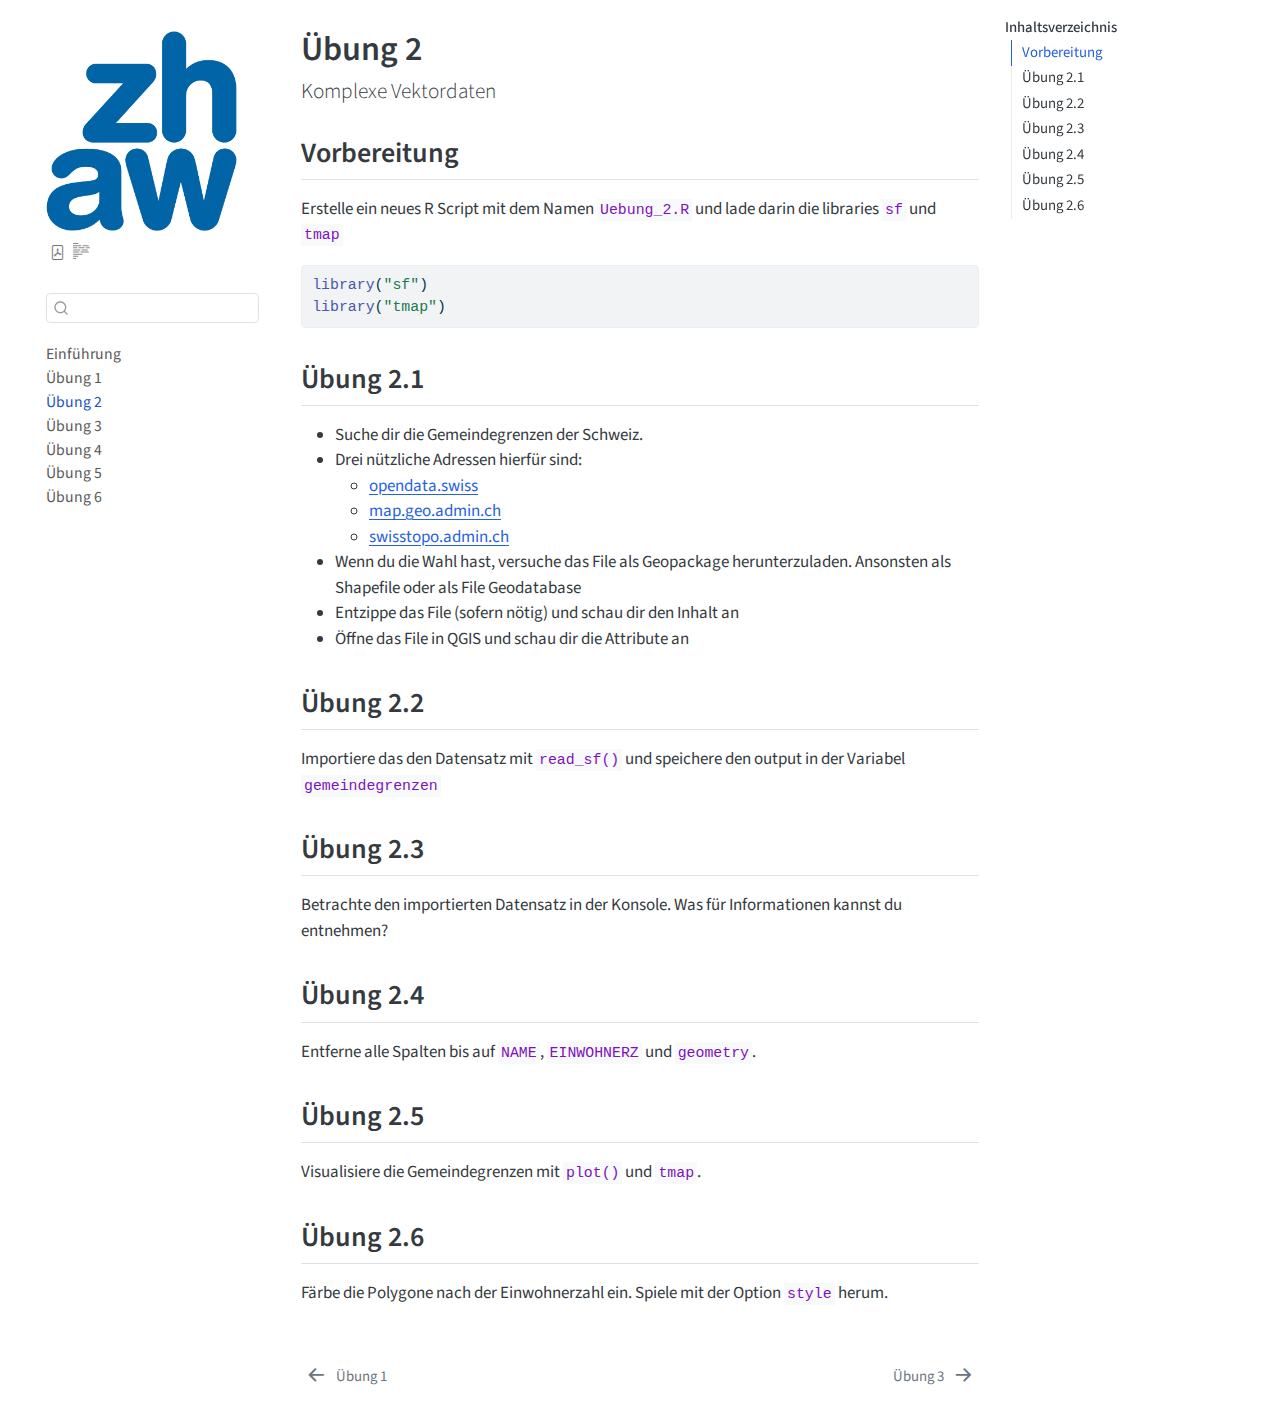
<file: uebung_2.html>
<!DOCTYPE html>
<html xmlns="http://www.w3.org/1999/xhtml" lang="de-CH" xml:lang="de-CH"><head>

<meta charset="utf-8">
<meta name="generator" content="quarto-1.5.9">

<meta name="viewport" content="width=device-width, initial-scale=1.0, user-scalable=yes">


<title>CAS Vegetationsanalyse und Feldbotanik – Übung 2</title>
<style>
code{white-space: pre-wrap;}
span.smallcaps{font-variant: small-caps;}
div.columns{display: flex; gap: min(4vw, 1.5em);}
div.column{flex: auto; overflow-x: auto;}
div.hanging-indent{margin-left: 1.5em; text-indent: -1.5em;}
ul.task-list{list-style: none;}
ul.task-list li input[type="checkbox"] {
  width: 0.8em;
  margin: 0 0.8em 0.2em -1em; /* quarto-specific, see https://github.com/quarto-dev/quarto-cli/issues/4556 */ 
  vertical-align: middle;
}
/* CSS for syntax highlighting */
pre > code.sourceCode { white-space: pre; position: relative; }
pre > code.sourceCode > span { line-height: 1.25; }
pre > code.sourceCode > span:empty { height: 1.2em; }
.sourceCode { overflow: visible; }
code.sourceCode > span { color: inherit; text-decoration: inherit; }
div.sourceCode { margin: 1em 0; }
pre.sourceCode { margin: 0; }
@media screen {
div.sourceCode { overflow: auto; }
}
@media print {
pre > code.sourceCode { white-space: pre-wrap; }
pre > code.sourceCode > span { text-indent: -5em; padding-left: 5em; }
}
pre.numberSource code
  { counter-reset: source-line 0; }
pre.numberSource code > span
  { position: relative; left: -4em; counter-increment: source-line; }
pre.numberSource code > span > a:first-child::before
  { content: counter(source-line);
    position: relative; left: -1em; text-align: right; vertical-align: baseline;
    border: none; display: inline-block;
    -webkit-touch-callout: none; -webkit-user-select: none;
    -khtml-user-select: none; -moz-user-select: none;
    -ms-user-select: none; user-select: none;
    padding: 0 4px; width: 4em;
  }
pre.numberSource { margin-left: 3em;  padding-left: 4px; }
div.sourceCode
  {   }
@media screen {
pre > code.sourceCode > span > a:first-child::before { text-decoration: underline; }
}
</style>


<script src="site_libs/quarto-nav/quarto-nav.js"></script>
<script src="site_libs/quarto-nav/headroom.min.js"></script>
<script src="site_libs/clipboard/clipboard.min.js"></script>
<script src="site_libs/quarto-search/autocomplete.umd.js"></script>
<script src="site_libs/quarto-search/fuse.min.js"></script>
<script src="site_libs/quarto-search/quarto-search.js"></script>
<meta name="quarto:offset" content="./">
<link href="./uebung_3.html" rel="next">
<link href="./uebung_1.html" rel="prev">
<script src="site_libs/quarto-html/quarto.js"></script>
<script src="site_libs/quarto-html/popper.min.js"></script>
<script src="site_libs/quarto-html/tippy.umd.min.js"></script>
<script src="site_libs/quarto-html/anchor.min.js"></script>
<link href="site_libs/quarto-html/tippy.css" rel="stylesheet">
<link href="site_libs/quarto-html/quarto-syntax-highlighting.css" rel="stylesheet" id="quarto-text-highlighting-styles">
<script src="site_libs/bootstrap/bootstrap.min.js"></script>
<link href="site_libs/bootstrap/bootstrap-icons.css" rel="stylesheet">
<link href="site_libs/bootstrap/bootstrap.min.css" rel="stylesheet" id="quarto-bootstrap" data-mode="light">
<script id="quarto-search-options" type="application/json">{
  "location": "sidebar",
  "copy-button": false,
  "collapse-after": 3,
  "panel-placement": "start",
  "type": "textbox",
  "limit": 50,
  "keyboard-shortcut": [
    "f",
    "/",
    "s"
  ],
  "show-item-context": false,
  "language": {
    "search-no-results-text": "Keine Treffer",
    "search-matching-documents-text": "Treffer",
    "search-copy-link-title": "Link in die Suche kopieren",
    "search-hide-matches-text": "Zusätzliche Treffer verbergen",
    "search-more-match-text": "weitere Treffer in diesem Dokument",
    "search-more-matches-text": "weitere Treffer in diesem Dokument",
    "search-clear-button-title": "Zurücksetzen",
    "search-text-placeholder": "",
    "search-detached-cancel-button-title": "Abbrechen",
    "search-submit-button-title": "Abschicken",
    "search-label": "Suchen"
  }
}</script>


<!-- loads fontawesome, so that I can create a fontawesome button (see below) -->
<link rel="stylesheet" href="https://cdnjs.cloudflare.com/ajax/libs/font-awesome/6.4.2/css/all.min.css" integrity="sha512-z3gLpd7yknf1YoNbCzqRKc4qyor8gaKU1qmn+CShxbuBusANI9QpRohGBreCFkKxLhei6S9CQXFEbbKuqLg0DA==" crossorigin="anonymous" referrerpolicy="no-referrer">
<script>

// the following function adds padding to all h2/h3 elements, so that I can 
// easily present the content of the page in a more readable way
function presenter(){
    var paragraphs = document.querySelectorAll("h2", "h3");
    paragraphs.forEach(function (paragraph) {
        paragraph.classList.toggle("presenter-mode");
    });
}

// once the page is loaded, the button is injected into the sidebar. This button
// calls the presenter function (see above)
window.onload = function() {
    // create the button (similar to the buttons already availables)
    const linkElement = document.createElement('a');

    linkElement.classList.add('quarto-navigation-tool');
    linkElement.classList.add('px-1');
    linkElement.innerHTML = '<i class="fa-solid fa-person-chalkboard"></i>';
    linkElement.href = '#';
    linkElement.addEventListener('click', function(event) {
        event.preventDefault(); // Prevent the default link behavior
        presenter();
    });

    // Find the target element by its class name
    const sidebar_tools = document.querySelector(".sidebar-tools-main")
    sidebar_tools.appendChild(linkElement);

    // the following function removes the title of the sidebar (which is the same as the title of the page)
    document.querySelector(".sidebar-title>a").innerHTML = ""
};

</script>


<link rel="stylesheet" href="style.css">
</head>

<body class="nav-sidebar floating">

<div id="quarto-search-results"></div>
  <header id="quarto-header" class="headroom fixed-top">
  <nav class="quarto-secondary-nav">
    <div class="container-fluid d-flex">
      <button type="button" class="quarto-btn-toggle btn" data-bs-toggle="collapse" data-bs-target=".quarto-sidebar-collapse-item" aria-controls="quarto-sidebar" aria-expanded="false" aria-label="Seitenleiste umschalten" onclick="if (window.quartoToggleHeadroom) { window.quartoToggleHeadroom(); }">
        <i class="bi bi-layout-text-sidebar-reverse"></i>
      </button>
        <nav class="quarto-page-breadcrumbs" aria-label="breadcrumb"><ol class="breadcrumb"><li class="breadcrumb-item"><a href="./uebung_2.html"><span class="chapter-title">Übung 2</span></a></li></ol></nav>
        <a class="flex-grow-1" role="button" data-bs-toggle="collapse" data-bs-target=".quarto-sidebar-collapse-item" aria-controls="quarto-sidebar" aria-expanded="false" aria-label="Seitenleiste umschalten" onclick="if (window.quartoToggleHeadroom) { window.quartoToggleHeadroom(); }">      
        </a>
      <button type="button" class="btn quarto-search-button" aria-label="" onclick="window.quartoOpenSearch();">
        <i class="bi bi-search"></i>
      </button>
    </div>
  </nav>
</header>
<!-- content -->
<div id="quarto-content" class="quarto-container page-columns page-rows-contents page-layout-article">
<!-- sidebar -->
  <nav id="quarto-sidebar" class="sidebar collapse collapse-horizontal quarto-sidebar-collapse-item sidebar-navigation floating overflow-auto">
    <div class="pt-lg-2 mt-2 text-left sidebar-header sidebar-header-stacked">
      <a href="./index.html" class="sidebar-logo-link">
      <img src="./images/zhaw_rgb.png" alt="" class="sidebar-logo py-0 d-lg-inline d-none">
      </a>
    <div class="sidebar-title mb-0 py-0">
      <a href="./">CAS Vegetationsanalyse und Feldbotanik</a> 
        <div class="sidebar-tools-main">
    <a href="./cas-vab-gis.pdf" title="Download PDF" class="quarto-navigation-tool px-1" aria-label="Download PDF"><i class="bi bi-file-pdf"></i></a>
  <a href="" class="quarto-reader-toggle quarto-navigation-tool px-1" onclick="window.quartoToggleReader(); return false;" title="Lesemodus umschalten">
  <div class="quarto-reader-toggle-btn">
  <i class="bi"></i>
  </div>
</a>
</div>
    </div>
      </div>
        <div class="mt-2 flex-shrink-0 align-items-center">
        <div class="sidebar-search">
        <div id="quarto-search" class="" title="Suchen"></div>
        </div>
        </div>
    <div class="sidebar-menu-container"> 
    <ul class="list-unstyled mt-1">
        <li class="sidebar-item">
  <div class="sidebar-item-container"> 
  <a href="./index.html" class="sidebar-item-text sidebar-link">
 <span class="menu-text">Einführung</span></a>
  </div>
</li>
        <li class="sidebar-item">
  <div class="sidebar-item-container"> 
  <a href="./uebung_1.html" class="sidebar-item-text sidebar-link"><span class="chapter-title">Übung 1</span></a>
  </div>
</li>
        <li class="sidebar-item">
  <div class="sidebar-item-container"> 
  <a href="./uebung_2.html" class="sidebar-item-text sidebar-link active"><span class="chapter-title">Übung 2</span></a>
  </div>
</li>
        <li class="sidebar-item">
  <div class="sidebar-item-container"> 
  <a href="./uebung_3.html" class="sidebar-item-text sidebar-link"><span class="chapter-title">Übung 3</span></a>
  </div>
</li>
        <li class="sidebar-item">
  <div class="sidebar-item-container"> 
  <a href="./uebung_4.html" class="sidebar-item-text sidebar-link"><span class="chapter-title">Übung 4</span></a>
  </div>
</li>
        <li class="sidebar-item">
  <div class="sidebar-item-container"> 
  <a href="./uebung_5.html" class="sidebar-item-text sidebar-link"><span class="chapter-title">Übung 5</span></a>
  </div>
</li>
        <li class="sidebar-item">
  <div class="sidebar-item-container"> 
  <a href="./uebung_6.html" class="sidebar-item-text sidebar-link"><span class="chapter-title">Übung 6</span></a>
  </div>
</li>
    </ul>
    </div>
</nav>
<div id="quarto-sidebar-glass" class="quarto-sidebar-collapse-item" data-bs-toggle="collapse" data-bs-target=".quarto-sidebar-collapse-item"></div>
<!-- margin-sidebar -->
    <div id="quarto-margin-sidebar" class="sidebar margin-sidebar">
        <nav id="TOC" role="doc-toc" class="toc-active">
    <h2 id="toc-title">Inhaltsverzeichnis</h2>
   
  <ul>
  <li><a href="#vorbereitung" id="toc-vorbereitung" class="nav-link active" data-scroll-target="#vorbereitung">Vorbereitung <!--1--></a></li>
  <li><a href="#übung-2.1" id="toc-übung-2.1" class="nav-link" data-scroll-target="#übung-2.1">Übung 2.1 <!--10--></a></li>
  <li><a href="#übung-2.2" id="toc-übung-2.2" class="nav-link" data-scroll-target="#übung-2.2">Übung 2.2</a></li>
  <li><a href="#übung-2.3" id="toc-übung-2.3" class="nav-link" data-scroll-target="#übung-2.3">Übung 2.3 <!--5--></a></li>
  <li><a href="#übung-2.4" id="toc-übung-2.4" class="nav-link" data-scroll-target="#übung-2.4">Übung 2.4 <!--3--></a></li>
  <li><a href="#übung-2.5" id="toc-übung-2.5" class="nav-link" data-scroll-target="#übung-2.5">Übung 2.5 <!--4--></a></li>
  <li><a href="#übung-2.6" id="toc-übung-2.6" class="nav-link" data-scroll-target="#übung-2.6">Übung 2.6 <!--4--></a></li>
  </ul>
</nav>
    </div>
<!-- main -->
<main class="content" id="quarto-document-content">

<header id="title-block-header" class="quarto-title-block default">
<div class="quarto-title">
<h1 class="title"><span id="sec-uebung-2" class="quarto-section-identifier"><span class="chapter-title">Übung 2</span></span></h1>
<p class="subtitle lead">Komplexe Vektordaten</p>
</div>



<div class="quarto-title-meta">

    
  
    
  </div>
  


</header>


<section id="vorbereitung" class="level2">
<h2 class="anchored" data-anchor-id="vorbereitung">Vorbereitung <!--1--></h2>
<p>Erstelle ein neues R Script mit dem Namen <code>Uebung_2.R</code> und lade darin die libraries <code>sf</code> und <code>tmap</code></p>
<div class="cell">
<div class="sourceCode cell-code" id="cb1"><pre class="sourceCode r code-with-copy"><code class="sourceCode r"><span id="cb1-1"><a href="#cb1-1" aria-hidden="true" tabindex="-1"></a><span class="fu">library</span>(<span class="st">"sf"</span>)</span>
<span id="cb1-2"><a href="#cb1-2" aria-hidden="true" tabindex="-1"></a><span class="fu">library</span>(<span class="st">"tmap"</span>)</span></code><button title="In die Zwischenablage kopieren" class="code-copy-button"><i class="bi"></i></button></pre></div>
</div>
</section>
<section id="übung-2.1" class="level2">
<h2 class="anchored" data-anchor-id="übung-2.1">Übung 2.1 <!--10--></h2>
<ul>
<li>Suche dir die Gemeindegrenzen der Schweiz.</li>
<li>Drei nützliche Adressen hierfür sind:
<ul>
<li><a href="https://opendata.swiss/">opendata.swiss</a></li>
<li><a href="https://map.geo.admin.ch">map.geo.admin.ch</a></li>
<li><a href="https://www.swisstopo.admin.ch">swisstopo.admin.ch</a></li>
</ul></li>
<li>Wenn du die Wahl hast, versuche das File als Geopackage herunterzuladen. Ansonsten als Shapefile oder als File Geodatabase</li>
<li>Entzippe das File (sofern nötig) und schau dir den Inhalt an</li>
<li>Öffne das File in QGIS und schau dir die Attribute an</li>
</ul>
</section>
<section id="übung-2.2" class="level2">
<h2 class="anchored" data-anchor-id="übung-2.2">Übung 2.2</h2>
<p>Importiere das den Datensatz mit <code>read_sf()</code> und speichere den output in der Variabel <code>gemeindegrenzen</code></p>
</section>
<section id="übung-2.3" class="level2">
<h2 class="anchored" data-anchor-id="übung-2.3">Übung 2.3 <!--5--></h2>
<p>Betrachte den importierten Datensatz in der Konsole. Was für Informationen kannst du entnehmen?</p>
</section>
<section id="übung-2.4" class="level2">
<h2 class="anchored" data-anchor-id="übung-2.4">Übung 2.4 <!--3--></h2>
<p>Entferne alle Spalten bis auf <code>NAME</code>, <code>EINWOHNERZ</code> und <code>geometry</code>.</p>
</section>
<section id="übung-2.5" class="level2">
<h2 class="anchored" data-anchor-id="übung-2.5">Übung 2.5 <!--4--></h2>
<p>Visualisiere die Gemeindegrenzen mit <code>plot()</code> und <code>tmap</code>.</p>
</section>
<section id="übung-2.6" class="level2">
<h2 class="anchored" data-anchor-id="übung-2.6">Übung 2.6 <!--4--></h2>
<p>Färbe die Polygone nach der Einwohnerzahl ein. Spiele mit der Option <code>style</code> herum.</p>


</section>

</main> <!-- /main -->
<script id="quarto-html-after-body" type="application/javascript">
window.document.addEventListener("DOMContentLoaded", function (event) {
  const toggleBodyColorMode = (bsSheetEl) => {
    const mode = bsSheetEl.getAttribute("data-mode");
    const bodyEl = window.document.querySelector("body");
    if (mode === "dark") {
      bodyEl.classList.add("quarto-dark");
      bodyEl.classList.remove("quarto-light");
    } else {
      bodyEl.classList.add("quarto-light");
      bodyEl.classList.remove("quarto-dark");
    }
  }
  const toggleBodyColorPrimary = () => {
    const bsSheetEl = window.document.querySelector("link#quarto-bootstrap");
    if (bsSheetEl) {
      toggleBodyColorMode(bsSheetEl);
    }
  }
  toggleBodyColorPrimary();  
  const icon = "";
  const anchorJS = new window.AnchorJS();
  anchorJS.options = {
    placement: 'right',
    icon: icon
  };
  anchorJS.add('.anchored');
  const isCodeAnnotation = (el) => {
    for (const clz of el.classList) {
      if (clz.startsWith('code-annotation-')) {                     
        return true;
      }
    }
    return false;
  }
  const clipboard = new window.ClipboardJS('.code-copy-button', {
    text: function(trigger) {
      const codeEl = trigger.previousElementSibling.cloneNode(true);
      for (const childEl of codeEl.children) {
        if (isCodeAnnotation(childEl)) {
          childEl.remove();
        }
      }
      return codeEl.innerText;
    }
  });
  clipboard.on('success', function(e) {
    // button target
    const button = e.trigger;
    // don't keep focus
    button.blur();
    // flash "checked"
    button.classList.add('code-copy-button-checked');
    var currentTitle = button.getAttribute("title");
    button.setAttribute("title", "Kopiert");
    let tooltip;
    if (window.bootstrap) {
      button.setAttribute("data-bs-toggle", "tooltip");
      button.setAttribute("data-bs-placement", "left");
      button.setAttribute("data-bs-title", "Kopiert");
      tooltip = new bootstrap.Tooltip(button, 
        { trigger: "manual", 
          customClass: "code-copy-button-tooltip",
          offset: [0, -8]});
      tooltip.show();    
    }
    setTimeout(function() {
      if (tooltip) {
        tooltip.hide();
        button.removeAttribute("data-bs-title");
        button.removeAttribute("data-bs-toggle");
        button.removeAttribute("data-bs-placement");
      }
      button.setAttribute("title", currentTitle);
      button.classList.remove('code-copy-button-checked');
    }, 1000);
    // clear code selection
    e.clearSelection();
  });
  function tippyHover(el, contentFn, onTriggerFn, onUntriggerFn) {
    const config = {
      allowHTML: true,
      maxWidth: 500,
      delay: 100,
      arrow: false,
      appendTo: function(el) {
          return el.parentElement;
      },
      interactive: true,
      interactiveBorder: 10,
      theme: 'quarto',
      placement: 'bottom-start',
    };
    if (contentFn) {
      config.content = contentFn;
    }
    if (onTriggerFn) {
      config.onTrigger = onTriggerFn;
    }
    if (onUntriggerFn) {
      config.onUntrigger = onUntriggerFn;
    }
    window.tippy(el, config); 
  }
  const noterefs = window.document.querySelectorAll('a[role="doc-noteref"]');
  for (var i=0; i<noterefs.length; i++) {
    const ref = noterefs[i];
    tippyHover(ref, function() {
      // use id or data attribute instead here
      let href = ref.getAttribute('data-footnote-href') || ref.getAttribute('href');
      try { href = new URL(href).hash; } catch {}
      const id = href.replace(/^#\/?/, "");
      const note = window.document.getElementById(id);
      return note.innerHTML;
    });
  }
  const xrefs = window.document.querySelectorAll('a.quarto-xref');
  const processXRef = (id, note) => {
    // Strip column container classes
    const stripColumnClz = (el) => {
      el.classList.remove("page-full", "page-columns");
      if (el.children) {
        for (const child of el.children) {
          stripColumnClz(child);
        }
      }
    }
    stripColumnClz(note)
    if (id === null || id.startsWith('sec-')) {
      // Special case sections, only their first couple elements
      const container = document.createElement("div");
      if (note.children && note.children.length > 2) {
        container.appendChild(note.children[0].cloneNode(true));
        for (let i = 1; i < note.children.length; i++) {
          const child = note.children[i];
          if (child.tagName === "P" && child.innerText === "") {
            continue;
          } else {
            container.appendChild(child.cloneNode(true));
            break;
          }
        }
        if (window.Quarto?.typesetMath) {
          window.Quarto.typesetMath(container);
        }
        return container.innerHTML
      } else {
        if (window.Quarto?.typesetMath) {
          window.Quarto.typesetMath(note);
        }
        return note.innerHTML;
      }
    } else {
      // Remove any anchor links if they are present
      const anchorLink = note.querySelector('a.anchorjs-link');
      if (anchorLink) {
        anchorLink.remove();
      }
      if (window.Quarto?.typesetMath) {
        window.Quarto.typesetMath(note);
      }
      // TODO in 1.5, we should make sure this works without a callout special case
      if (note.classList.contains("callout")) {
        return note.outerHTML;
      } else {
        return note.innerHTML;
      }
    }
  }
  for (var i=0; i<xrefs.length; i++) {
    const xref = xrefs[i];
    tippyHover(xref, undefined, function(instance) {
      instance.disable();
      let url = xref.getAttribute('href');
      let hash = undefined; 
      if (url.startsWith('#')) {
        hash = url;
      } else {
        try { hash = new URL(url).hash; } catch {}
      }
      if (hash) {
        const id = hash.replace(/^#\/?/, "");
        const note = window.document.getElementById(id);
        if (note !== null) {
          try {
            const html = processXRef(id, note.cloneNode(true));
            instance.setContent(html);
          } finally {
            instance.enable();
            instance.show();
          }
        } else {
          // See if we can fetch this
          fetch(url.split('#')[0])
          .then(res => res.text())
          .then(html => {
            const parser = new DOMParser();
            const htmlDoc = parser.parseFromString(html, "text/html");
            const note = htmlDoc.getElementById(id);
            if (note !== null) {
              const html = processXRef(id, note);
              instance.setContent(html);
            } 
          }).finally(() => {
            instance.enable();
            instance.show();
          });
        }
      } else {
        // See if we can fetch a full url (with no hash to target)
        // This is a special case and we should probably do some content thinning / targeting
        fetch(url)
        .then(res => res.text())
        .then(html => {
          const parser = new DOMParser();
          const htmlDoc = parser.parseFromString(html, "text/html");
          const note = htmlDoc.querySelector('main.content');
          if (note !== null) {
            // This should only happen for chapter cross references
            // (since there is no id in the URL)
            // remove the first header
            if (note.children.length > 0 && note.children[0].tagName === "HEADER") {
              note.children[0].remove();
            }
            const html = processXRef(null, note);
            instance.setContent(html);
          } 
        }).finally(() => {
          instance.enable();
          instance.show();
        });
      }
    }, function(instance) {
    });
  }
      let selectedAnnoteEl;
      const selectorForAnnotation = ( cell, annotation) => {
        let cellAttr = 'data-code-cell="' + cell + '"';
        let lineAttr = 'data-code-annotation="' +  annotation + '"';
        const selector = 'span[' + cellAttr + '][' + lineAttr + ']';
        return selector;
      }
      const selectCodeLines = (annoteEl) => {
        const doc = window.document;
        const targetCell = annoteEl.getAttribute("data-target-cell");
        const targetAnnotation = annoteEl.getAttribute("data-target-annotation");
        const annoteSpan = window.document.querySelector(selectorForAnnotation(targetCell, targetAnnotation));
        const lines = annoteSpan.getAttribute("data-code-lines").split(",");
        const lineIds = lines.map((line) => {
          return targetCell + "-" + line;
        })
        let top = null;
        let height = null;
        let parent = null;
        if (lineIds.length > 0) {
            //compute the position of the single el (top and bottom and make a div)
            const el = window.document.getElementById(lineIds[0]);
            top = el.offsetTop;
            height = el.offsetHeight;
            parent = el.parentElement.parentElement;
          if (lineIds.length > 1) {
            const lastEl = window.document.getElementById(lineIds[lineIds.length - 1]);
            const bottom = lastEl.offsetTop + lastEl.offsetHeight;
            height = bottom - top;
          }
          if (top !== null && height !== null && parent !== null) {
            // cook up a div (if necessary) and position it 
            let div = window.document.getElementById("code-annotation-line-highlight");
            if (div === null) {
              div = window.document.createElement("div");
              div.setAttribute("id", "code-annotation-line-highlight");
              div.style.position = 'absolute';
              parent.appendChild(div);
            }
            div.style.top = top - 2 + "px";
            div.style.height = height + 4 + "px";
            div.style.left = 0;
            let gutterDiv = window.document.getElementById("code-annotation-line-highlight-gutter");
            if (gutterDiv === null) {
              gutterDiv = window.document.createElement("div");
              gutterDiv.setAttribute("id", "code-annotation-line-highlight-gutter");
              gutterDiv.style.position = 'absolute';
              const codeCell = window.document.getElementById(targetCell);
              const gutter = codeCell.querySelector('.code-annotation-gutter');
              gutter.appendChild(gutterDiv);
            }
            gutterDiv.style.top = top - 2 + "px";
            gutterDiv.style.height = height + 4 + "px";
          }
          selectedAnnoteEl = annoteEl;
        }
      };
      const unselectCodeLines = () => {
        const elementsIds = ["code-annotation-line-highlight", "code-annotation-line-highlight-gutter"];
        elementsIds.forEach((elId) => {
          const div = window.document.getElementById(elId);
          if (div) {
            div.remove();
          }
        });
        selectedAnnoteEl = undefined;
      };
        // Handle positioning of the toggle
    window.addEventListener(
      "resize",
      throttle(() => {
        elRect = undefined;
        if (selectedAnnoteEl) {
          selectCodeLines(selectedAnnoteEl);
        }
      }, 10)
    );
    function throttle(fn, ms) {
    let throttle = false;
    let timer;
      return (...args) => {
        if(!throttle) { // first call gets through
            fn.apply(this, args);
            throttle = true;
        } else { // all the others get throttled
            if(timer) clearTimeout(timer); // cancel #2
            timer = setTimeout(() => {
              fn.apply(this, args);
              timer = throttle = false;
            }, ms);
        }
      };
    }
      // Attach click handler to the DT
      const annoteDls = window.document.querySelectorAll('dt[data-target-cell]');
      for (const annoteDlNode of annoteDls) {
        annoteDlNode.addEventListener('click', (event) => {
          const clickedEl = event.target;
          if (clickedEl !== selectedAnnoteEl) {
            unselectCodeLines();
            const activeEl = window.document.querySelector('dt[data-target-cell].code-annotation-active');
            if (activeEl) {
              activeEl.classList.remove('code-annotation-active');
            }
            selectCodeLines(clickedEl);
            clickedEl.classList.add('code-annotation-active');
          } else {
            // Unselect the line
            unselectCodeLines();
            clickedEl.classList.remove('code-annotation-active');
          }
        });
      }
  const findCites = (el) => {
    const parentEl = el.parentElement;
    if (parentEl) {
      const cites = parentEl.dataset.cites;
      if (cites) {
        return {
          el,
          cites: cites.split(' ')
        };
      } else {
        return findCites(el.parentElement)
      }
    } else {
      return undefined;
    }
  };
  var bibliorefs = window.document.querySelectorAll('a[role="doc-biblioref"]');
  for (var i=0; i<bibliorefs.length; i++) {
    const ref = bibliorefs[i];
    const citeInfo = findCites(ref);
    if (citeInfo) {
      tippyHover(citeInfo.el, function() {
        var popup = window.document.createElement('div');
        citeInfo.cites.forEach(function(cite) {
          var citeDiv = window.document.createElement('div');
          citeDiv.classList.add('hanging-indent');
          citeDiv.classList.add('csl-entry');
          var biblioDiv = window.document.getElementById('ref-' + cite);
          if (biblioDiv) {
            citeDiv.innerHTML = biblioDiv.innerHTML;
          }
          popup.appendChild(citeDiv);
        });
        return popup.innerHTML;
      });
    }
  }
});
</script>
<nav class="page-navigation">
  <div class="nav-page nav-page-previous">
      <a href="./uebung_1.html" class="pagination-link" aria-label="Übung 1">
        <i class="bi bi-arrow-left-short"></i> <span class="nav-page-text"><span class="chapter-title">Übung 1</span></span>
      </a>          
  </div>
  <div class="nav-page nav-page-next">
      <a href="./uebung_3.html" class="pagination-link" aria-label="Übung 3">
        <span class="nav-page-text"><span class="chapter-title">Übung 3</span></span> <i class="bi bi-arrow-right-short"></i>
      </a>
  </div>
</nav>
</div> <!-- /content -->




</body></html>
</file>
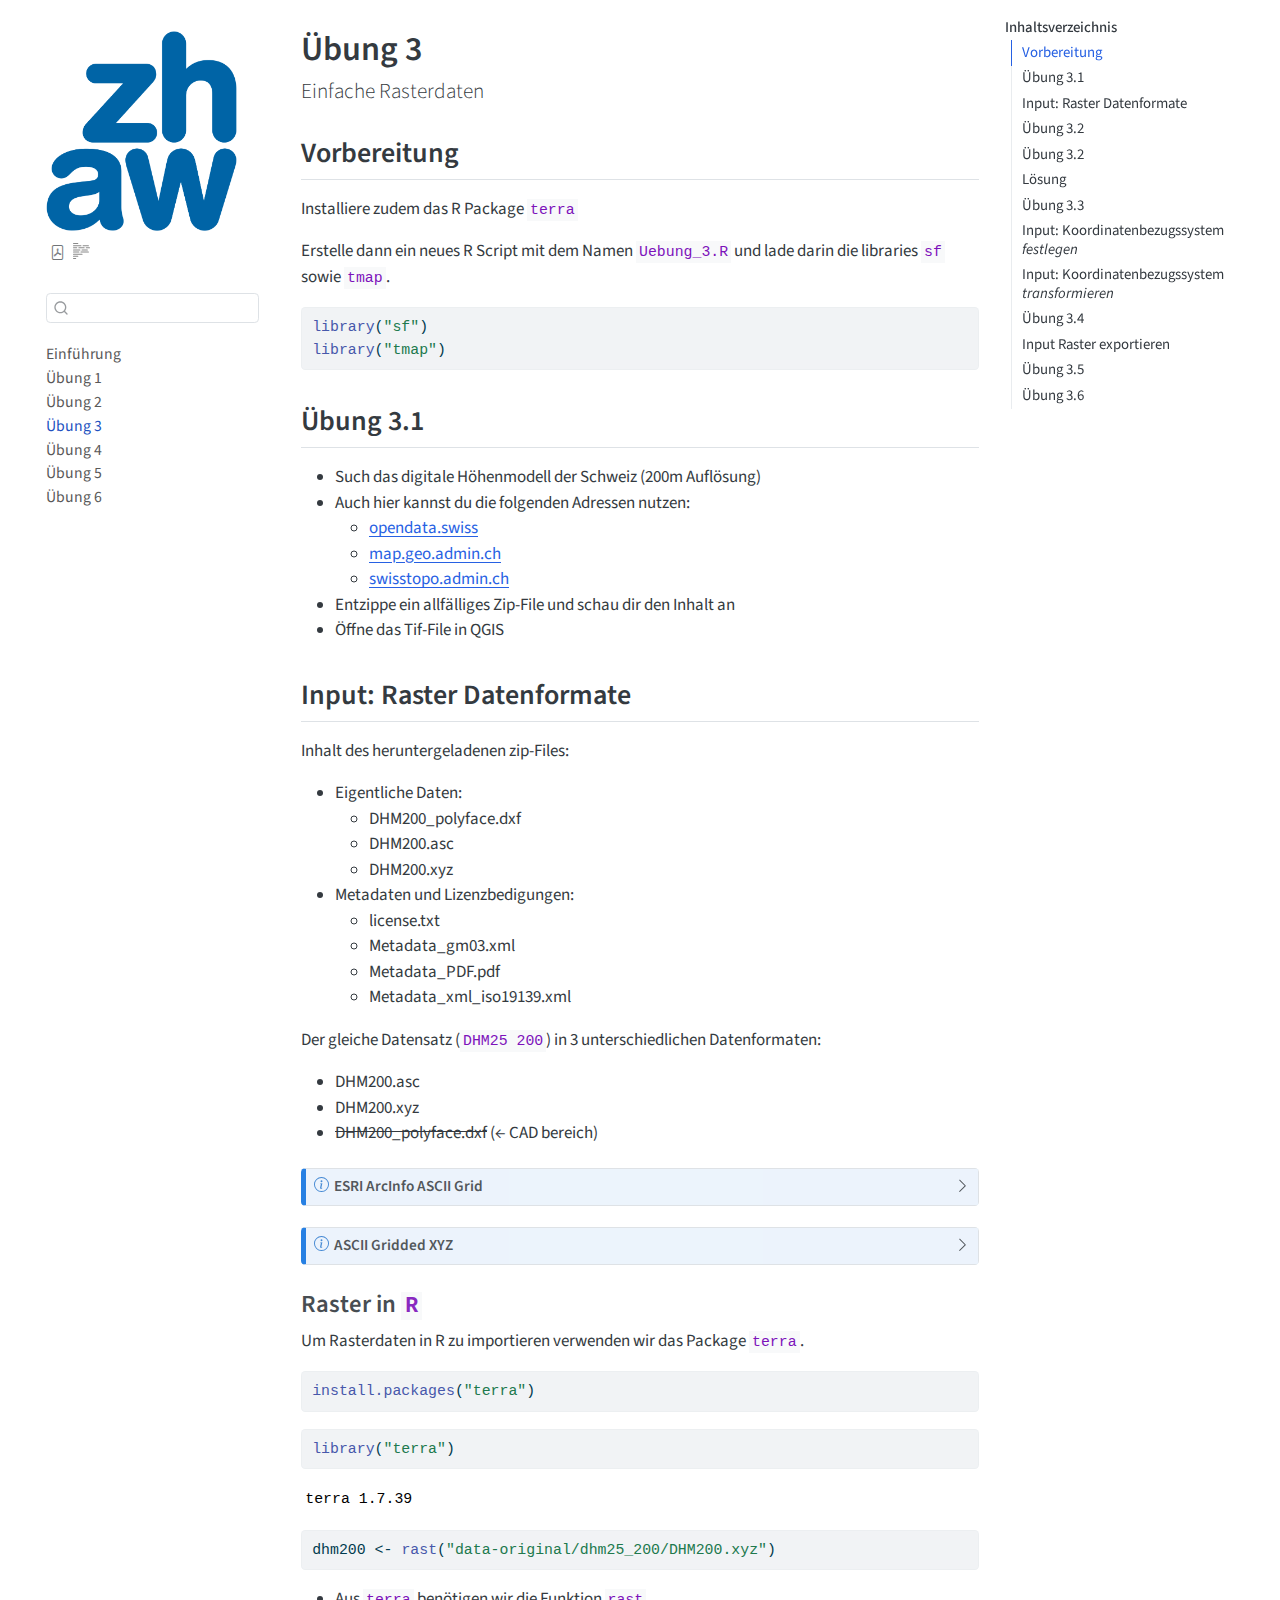
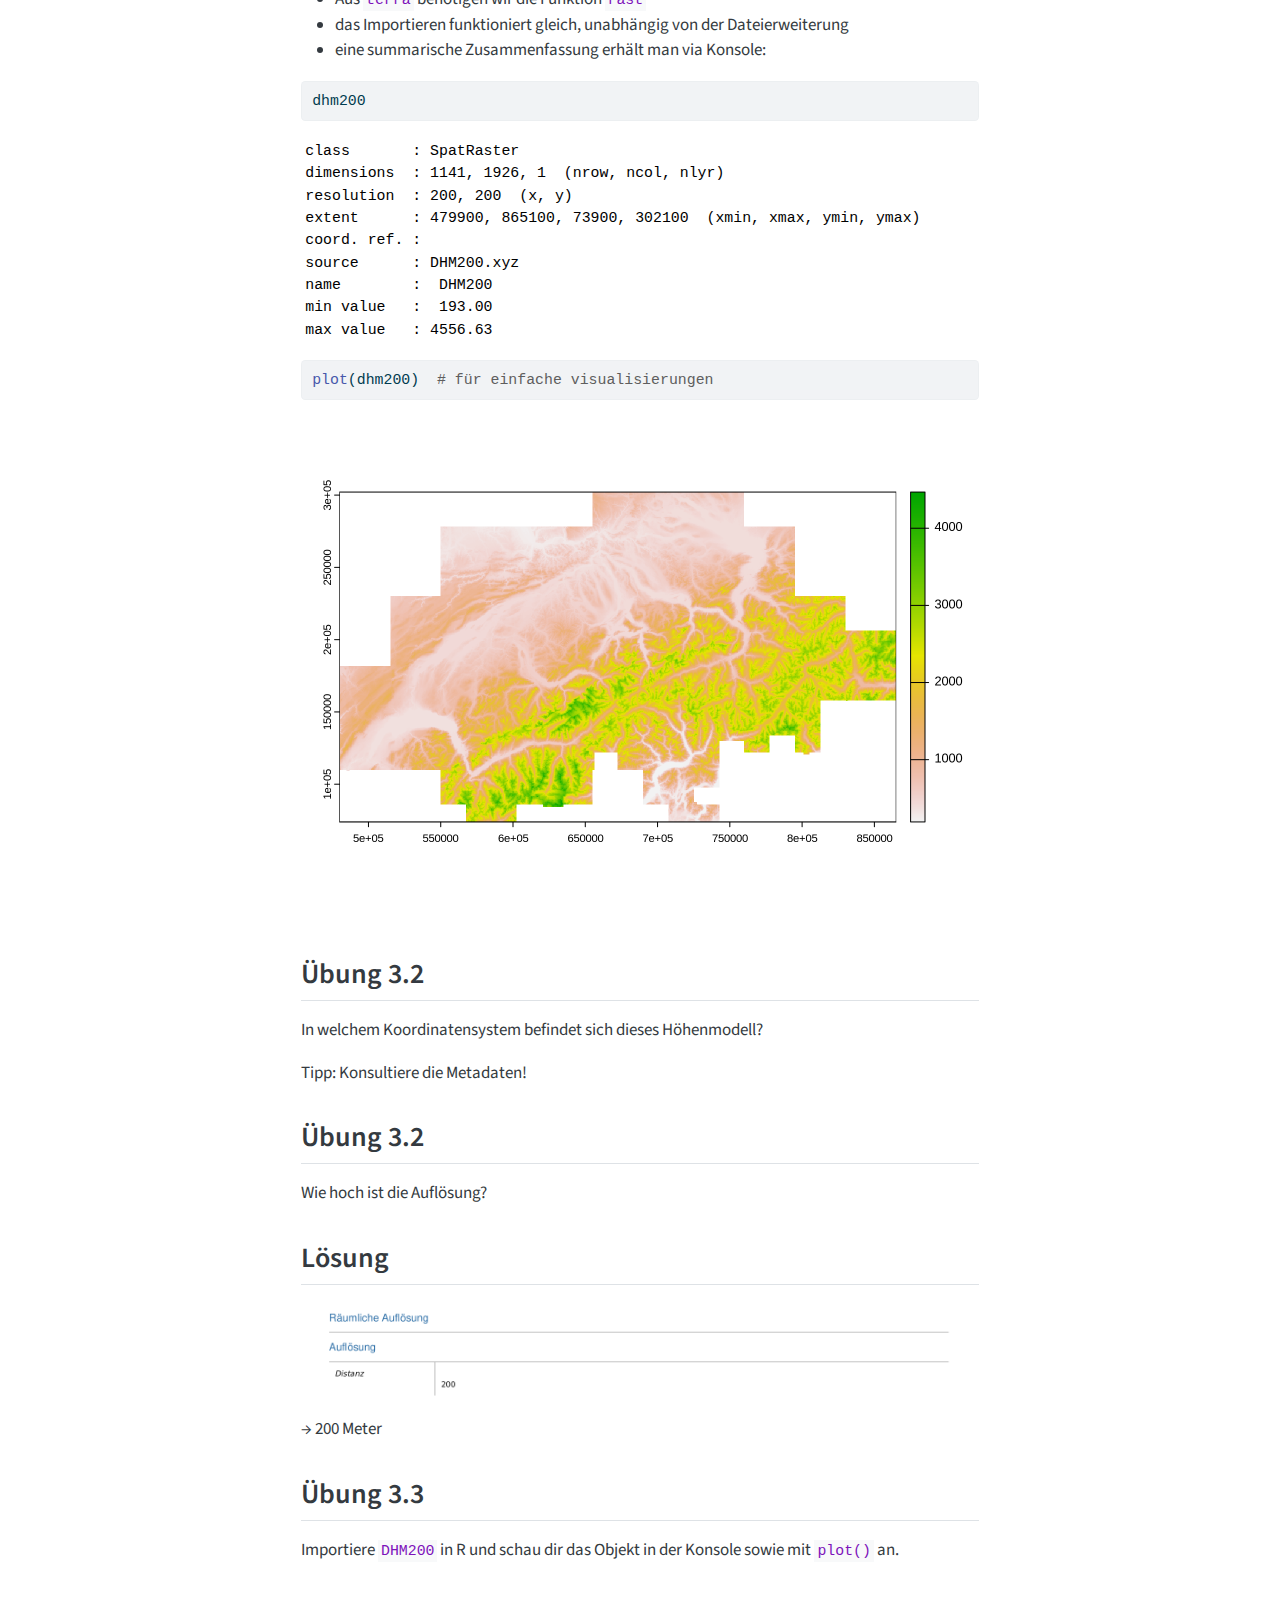
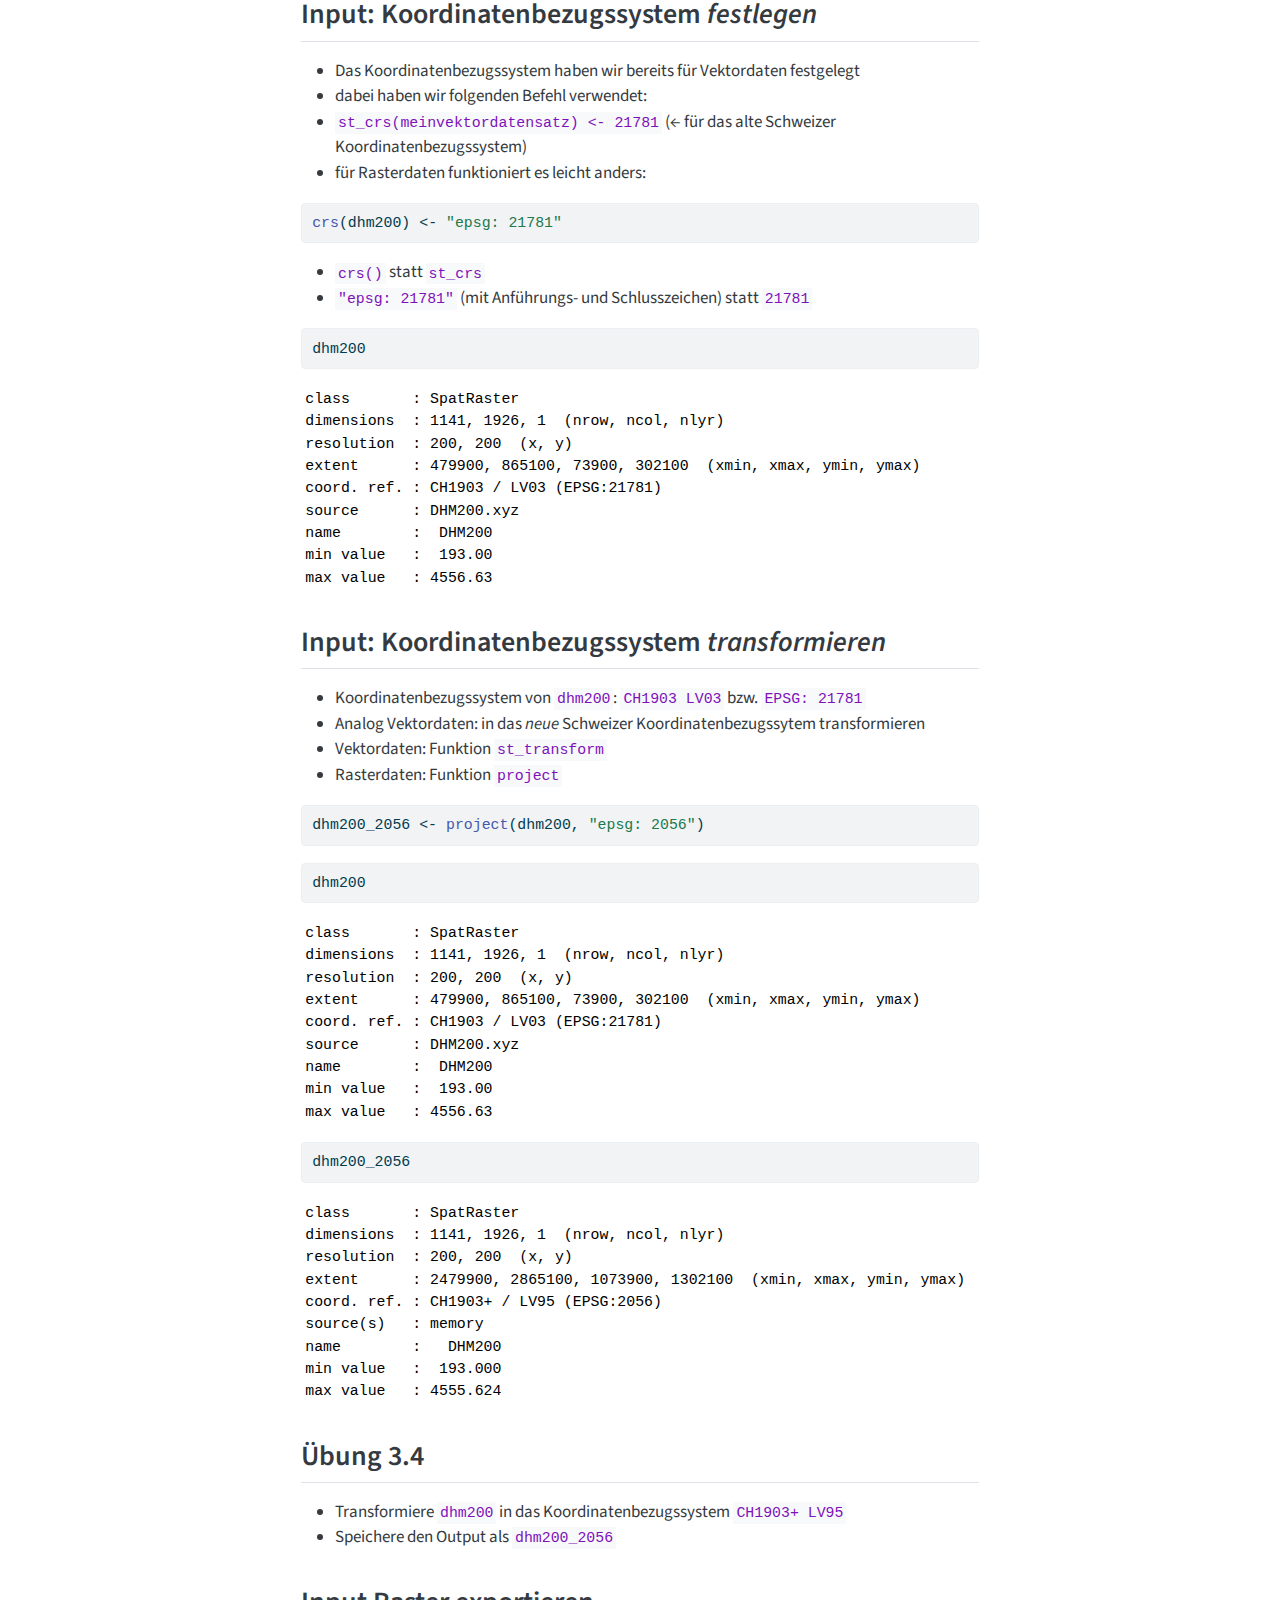
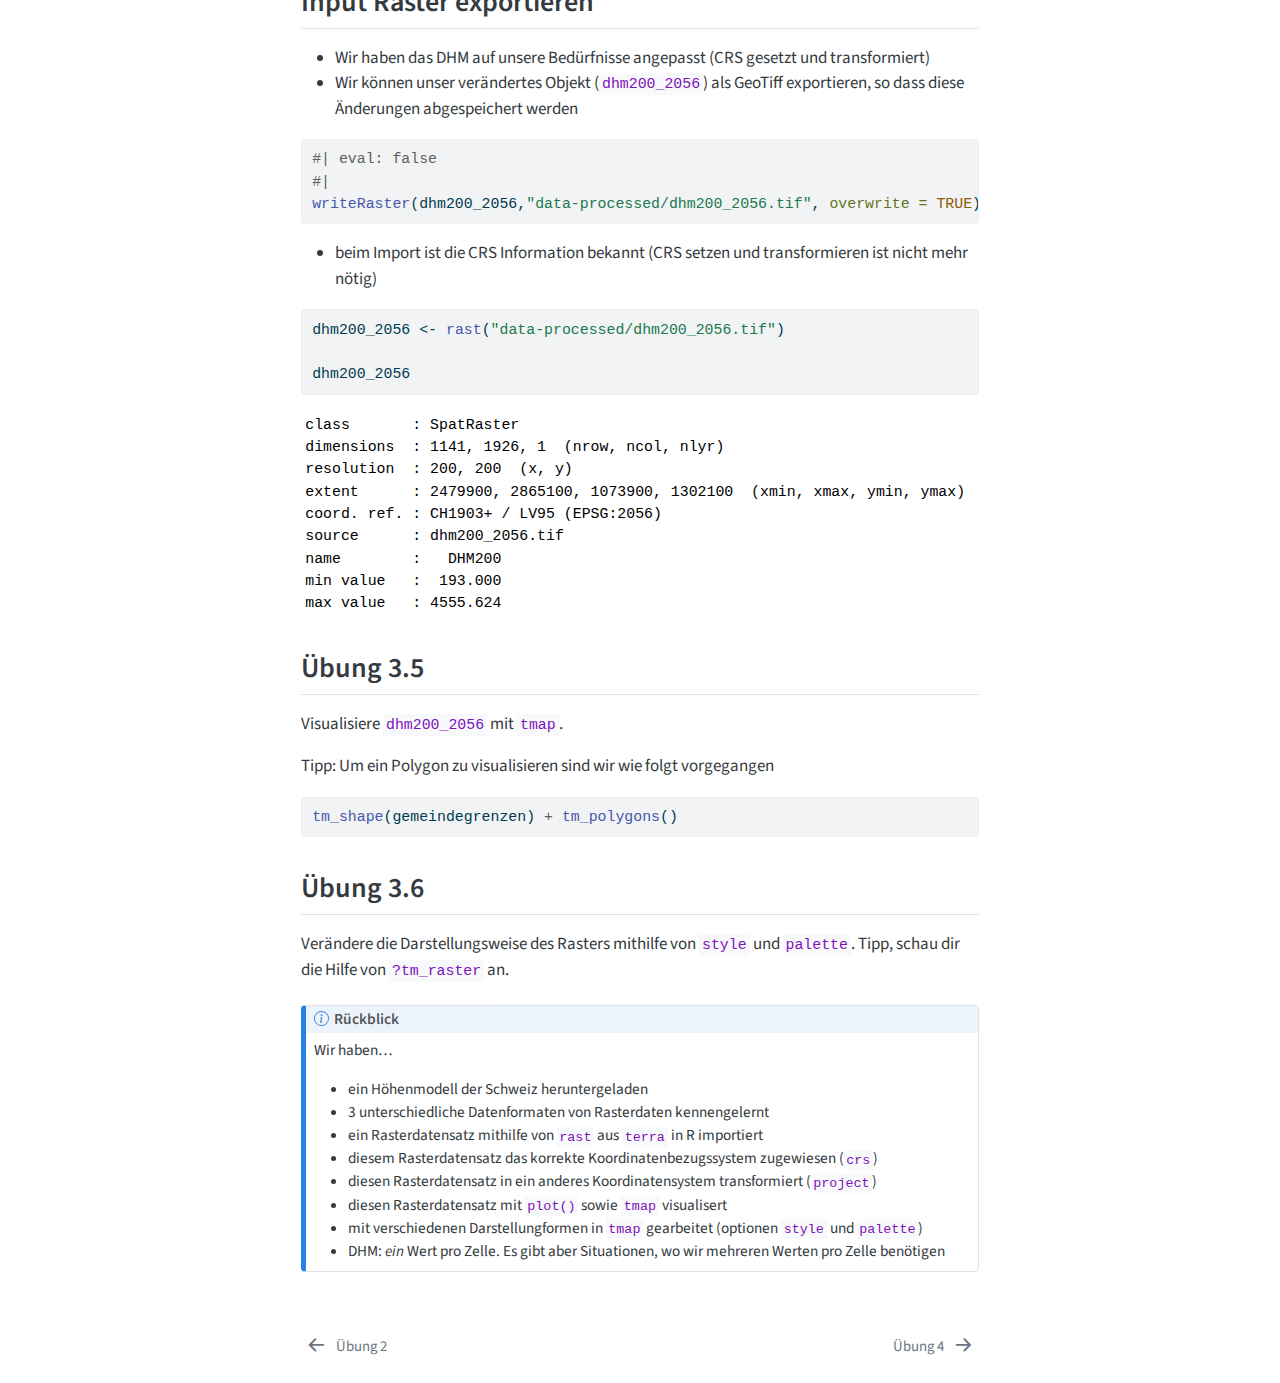
<file: uebung_3.html>
<!DOCTYPE html>
<html xmlns="http://www.w3.org/1999/xhtml" lang="de-CH" xml:lang="de-CH"><head>

<meta charset="utf-8">
<meta name="generator" content="quarto-1.5.9">

<meta name="viewport" content="width=device-width, initial-scale=1.0, user-scalable=yes">


<title>CAS Vegetationsanalyse und Feldbotanik – Übung 3</title>
<style>
code{white-space: pre-wrap;}
span.smallcaps{font-variant: small-caps;}
div.columns{display: flex; gap: min(4vw, 1.5em);}
div.column{flex: auto; overflow-x: auto;}
div.hanging-indent{margin-left: 1.5em; text-indent: -1.5em;}
ul.task-list{list-style: none;}
ul.task-list li input[type="checkbox"] {
  width: 0.8em;
  margin: 0 0.8em 0.2em -1em; /* quarto-specific, see https://github.com/quarto-dev/quarto-cli/issues/4556 */ 
  vertical-align: middle;
}
/* CSS for syntax highlighting */
pre > code.sourceCode { white-space: pre; position: relative; }
pre > code.sourceCode > span { line-height: 1.25; }
pre > code.sourceCode > span:empty { height: 1.2em; }
.sourceCode { overflow: visible; }
code.sourceCode > span { color: inherit; text-decoration: inherit; }
div.sourceCode { margin: 1em 0; }
pre.sourceCode { margin: 0; }
@media screen {
div.sourceCode { overflow: auto; }
}
@media print {
pre > code.sourceCode { white-space: pre-wrap; }
pre > code.sourceCode > span { text-indent: -5em; padding-left: 5em; }
}
pre.numberSource code
  { counter-reset: source-line 0; }
pre.numberSource code > span
  { position: relative; left: -4em; counter-increment: source-line; }
pre.numberSource code > span > a:first-child::before
  { content: counter(source-line);
    position: relative; left: -1em; text-align: right; vertical-align: baseline;
    border: none; display: inline-block;
    -webkit-touch-callout: none; -webkit-user-select: none;
    -khtml-user-select: none; -moz-user-select: none;
    -ms-user-select: none; user-select: none;
    padding: 0 4px; width: 4em;
  }
pre.numberSource { margin-left: 3em;  padding-left: 4px; }
div.sourceCode
  {   }
@media screen {
pre > code.sourceCode > span > a:first-child::before { text-decoration: underline; }
}
</style>


<script src="site_libs/quarto-nav/quarto-nav.js"></script>
<script src="site_libs/quarto-nav/headroom.min.js"></script>
<script src="site_libs/clipboard/clipboard.min.js"></script>
<script src="site_libs/quarto-search/autocomplete.umd.js"></script>
<script src="site_libs/quarto-search/fuse.min.js"></script>
<script src="site_libs/quarto-search/quarto-search.js"></script>
<meta name="quarto:offset" content="./">
<link href="./uebung_4.html" rel="next">
<link href="./uebung_2.html" rel="prev">
<script src="site_libs/quarto-html/quarto.js"></script>
<script src="site_libs/quarto-html/popper.min.js"></script>
<script src="site_libs/quarto-html/tippy.umd.min.js"></script>
<script src="site_libs/quarto-html/anchor.min.js"></script>
<link href="site_libs/quarto-html/tippy.css" rel="stylesheet">
<link href="site_libs/quarto-html/quarto-syntax-highlighting.css" rel="stylesheet" id="quarto-text-highlighting-styles">
<script src="site_libs/bootstrap/bootstrap.min.js"></script>
<link href="site_libs/bootstrap/bootstrap-icons.css" rel="stylesheet">
<link href="site_libs/bootstrap/bootstrap.min.css" rel="stylesheet" id="quarto-bootstrap" data-mode="light">
<script id="quarto-search-options" type="application/json">{
  "location": "sidebar",
  "copy-button": false,
  "collapse-after": 3,
  "panel-placement": "start",
  "type": "textbox",
  "limit": 50,
  "keyboard-shortcut": [
    "f",
    "/",
    "s"
  ],
  "show-item-context": false,
  "language": {
    "search-no-results-text": "Keine Treffer",
    "search-matching-documents-text": "Treffer",
    "search-copy-link-title": "Link in die Suche kopieren",
    "search-hide-matches-text": "Zusätzliche Treffer verbergen",
    "search-more-match-text": "weitere Treffer in diesem Dokument",
    "search-more-matches-text": "weitere Treffer in diesem Dokument",
    "search-clear-button-title": "Zurücksetzen",
    "search-text-placeholder": "",
    "search-detached-cancel-button-title": "Abbrechen",
    "search-submit-button-title": "Abschicken",
    "search-label": "Suchen"
  }
}</script>


<!-- loads fontawesome, so that I can create a fontawesome button (see below) -->
<link rel="stylesheet" href="https://cdnjs.cloudflare.com/ajax/libs/font-awesome/6.4.2/css/all.min.css" integrity="sha512-z3gLpd7yknf1YoNbCzqRKc4qyor8gaKU1qmn+CShxbuBusANI9QpRohGBreCFkKxLhei6S9CQXFEbbKuqLg0DA==" crossorigin="anonymous" referrerpolicy="no-referrer">
<script>

// the following function adds padding to all h2/h3 elements, so that I can 
// easily present the content of the page in a more readable way
function presenter(){
    var paragraphs = document.querySelectorAll("h2", "h3");
    paragraphs.forEach(function (paragraph) {
        paragraph.classList.toggle("presenter-mode");
    });
}

// once the page is loaded, the button is injected into the sidebar. This button
// calls the presenter function (see above)
window.onload = function() {
    // create the button (similar to the buttons already availables)
    const linkElement = document.createElement('a');

    linkElement.classList.add('quarto-navigation-tool');
    linkElement.classList.add('px-1');
    linkElement.innerHTML = '<i class="fa-solid fa-person-chalkboard"></i>';
    linkElement.href = '#';
    linkElement.addEventListener('click', function(event) {
        event.preventDefault(); // Prevent the default link behavior
        presenter();
    });

    // Find the target element by its class name
    const sidebar_tools = document.querySelector(".sidebar-tools-main")
    sidebar_tools.appendChild(linkElement);

    // the following function removes the title of the sidebar (which is the same as the title of the page)
    document.querySelector(".sidebar-title>a").innerHTML = ""
};

</script>


<link rel="stylesheet" href="style.css">
</head>

<body class="nav-sidebar floating">

<div id="quarto-search-results"></div>
  <header id="quarto-header" class="headroom fixed-top">
  <nav class="quarto-secondary-nav">
    <div class="container-fluid d-flex">
      <button type="button" class="quarto-btn-toggle btn" data-bs-toggle="collapse" data-bs-target=".quarto-sidebar-collapse-item" aria-controls="quarto-sidebar" aria-expanded="false" aria-label="Seitenleiste umschalten" onclick="if (window.quartoToggleHeadroom) { window.quartoToggleHeadroom(); }">
        <i class="bi bi-layout-text-sidebar-reverse"></i>
      </button>
        <nav class="quarto-page-breadcrumbs" aria-label="breadcrumb"><ol class="breadcrumb"><li class="breadcrumb-item"><a href="./uebung_3.html"><span class="chapter-title">Übung 3</span></a></li></ol></nav>
        <a class="flex-grow-1" role="button" data-bs-toggle="collapse" data-bs-target=".quarto-sidebar-collapse-item" aria-controls="quarto-sidebar" aria-expanded="false" aria-label="Seitenleiste umschalten" onclick="if (window.quartoToggleHeadroom) { window.quartoToggleHeadroom(); }">      
        </a>
      <button type="button" class="btn quarto-search-button" aria-label="" onclick="window.quartoOpenSearch();">
        <i class="bi bi-search"></i>
      </button>
    </div>
  </nav>
</header>
<!-- content -->
<div id="quarto-content" class="quarto-container page-columns page-rows-contents page-layout-article">
<!-- sidebar -->
  <nav id="quarto-sidebar" class="sidebar collapse collapse-horizontal quarto-sidebar-collapse-item sidebar-navigation floating overflow-auto">
    <div class="pt-lg-2 mt-2 text-left sidebar-header sidebar-header-stacked">
      <a href="./index.html" class="sidebar-logo-link">
      <img src="./images/zhaw_rgb.png" alt="" class="sidebar-logo py-0 d-lg-inline d-none">
      </a>
    <div class="sidebar-title mb-0 py-0">
      <a href="./">CAS Vegetationsanalyse und Feldbotanik</a> 
        <div class="sidebar-tools-main">
    <a href="./cas-vab-gis.pdf" title="Download PDF" class="quarto-navigation-tool px-1" aria-label="Download PDF"><i class="bi bi-file-pdf"></i></a>
  <a href="" class="quarto-reader-toggle quarto-navigation-tool px-1" onclick="window.quartoToggleReader(); return false;" title="Lesemodus umschalten">
  <div class="quarto-reader-toggle-btn">
  <i class="bi"></i>
  </div>
</a>
</div>
    </div>
      </div>
        <div class="mt-2 flex-shrink-0 align-items-center">
        <div class="sidebar-search">
        <div id="quarto-search" class="" title="Suchen"></div>
        </div>
        </div>
    <div class="sidebar-menu-container"> 
    <ul class="list-unstyled mt-1">
        <li class="sidebar-item">
  <div class="sidebar-item-container"> 
  <a href="./index.html" class="sidebar-item-text sidebar-link">
 <span class="menu-text">Einführung</span></a>
  </div>
</li>
        <li class="sidebar-item">
  <div class="sidebar-item-container"> 
  <a href="./uebung_1.html" class="sidebar-item-text sidebar-link"><span class="chapter-title">Übung 1</span></a>
  </div>
</li>
        <li class="sidebar-item">
  <div class="sidebar-item-container"> 
  <a href="./uebung_2.html" class="sidebar-item-text sidebar-link"><span class="chapter-title">Übung 2</span></a>
  </div>
</li>
        <li class="sidebar-item">
  <div class="sidebar-item-container"> 
  <a href="./uebung_3.html" class="sidebar-item-text sidebar-link active"><span class="chapter-title">Übung 3</span></a>
  </div>
</li>
        <li class="sidebar-item">
  <div class="sidebar-item-container"> 
  <a href="./uebung_4.html" class="sidebar-item-text sidebar-link"><span class="chapter-title">Übung 4</span></a>
  </div>
</li>
        <li class="sidebar-item">
  <div class="sidebar-item-container"> 
  <a href="./uebung_5.html" class="sidebar-item-text sidebar-link"><span class="chapter-title">Übung 5</span></a>
  </div>
</li>
        <li class="sidebar-item">
  <div class="sidebar-item-container"> 
  <a href="./uebung_6.html" class="sidebar-item-text sidebar-link"><span class="chapter-title">Übung 6</span></a>
  </div>
</li>
    </ul>
    </div>
</nav>
<div id="quarto-sidebar-glass" class="quarto-sidebar-collapse-item" data-bs-toggle="collapse" data-bs-target=".quarto-sidebar-collapse-item"></div>
<!-- margin-sidebar -->
    <div id="quarto-margin-sidebar" class="sidebar margin-sidebar">
        <nav id="TOC" role="doc-toc" class="toc-active">
    <h2 id="toc-title">Inhaltsverzeichnis</h2>
   
  <ul>
  <li><a href="#vorbereitung" id="toc-vorbereitung" class="nav-link active" data-scroll-target="#vorbereitung">Vorbereitung <!--2--></a></li>
  <li><a href="#übung-3.1" id="toc-übung-3.1" class="nav-link" data-scroll-target="#übung-3.1">Übung 3.1 <!--10--></a></li>
  <li><a href="#input-raster-datenformate" id="toc-input-raster-datenformate" class="nav-link" data-scroll-target="#input-raster-datenformate">Input: Raster Datenformate <!--4--></a>
  <ul class="collapse">
  <li><a href="#raster-in-r" id="toc-raster-in-r" class="nav-link" data-scroll-target="#raster-in-r">Raster in <code>R</code></a></li>
  </ul></li>
  <li><a href="#übung-3.2" id="toc-übung-3.2" class="nav-link" data-scroll-target="#übung-3.2">Übung 3.2 <!--3--></a></li>
  <li><a href="#übung-3.2-1" id="toc-übung-3.2-1" class="nav-link" data-scroll-target="#übung-3.2-1">Übung 3.2 <!--3--></a></li>
  <li><a href="#lösung" id="toc-lösung" class="nav-link" data-scroll-target="#lösung">Lösung</a></li>
  <li><a href="#übung-3.3" id="toc-übung-3.3" class="nav-link" data-scroll-target="#übung-3.3">Übung 3.3 <!--3--></a></li>
  <li><a href="#input-koordinatenbezugssystem-festlegen" id="toc-input-koordinatenbezugssystem-festlegen" class="nav-link" data-scroll-target="#input-koordinatenbezugssystem-festlegen">Input: Koordinatenbezugssystem <em>festlegen</em></a></li>
  <li><a href="#input-koordinatenbezugssystem-transformieren" id="toc-input-koordinatenbezugssystem-transformieren" class="nav-link" data-scroll-target="#input-koordinatenbezugssystem-transformieren">Input: Koordinatenbezugssystem <em>transformieren</em></a></li>
  <li><a href="#übung-3.4" id="toc-übung-3.4" class="nav-link" data-scroll-target="#übung-3.4">Übung 3.4 <!--4--></a></li>
  <li><a href="#input-raster-exportieren" id="toc-input-raster-exportieren" class="nav-link" data-scroll-target="#input-raster-exportieren">Input Raster exportieren<!--3--></a></li>
  <li><a href="#übung-3.5" id="toc-übung-3.5" class="nav-link" data-scroll-target="#übung-3.5">Übung 3.5 <!--4--></a></li>
  <li><a href="#übung-3.6" id="toc-übung-3.6" class="nav-link" data-scroll-target="#übung-3.6">Übung 3.6 <!--4--></a></li>
  </ul>
</nav>
    </div>
<!-- main -->
<main class="content" id="quarto-document-content">

<header id="title-block-header" class="quarto-title-block default">
<div class="quarto-title">
<h1 class="title"><span id="sec-uebung-3" class="quarto-section-identifier"><span class="chapter-title">Übung 3</span></span></h1>
<p class="subtitle lead">Einfache Rasterdaten</p>
</div>



<div class="quarto-title-meta">

    
  
    
  </div>
  


</header>


<section id="vorbereitung" class="level2">
<h2 class="anchored" data-anchor-id="vorbereitung">Vorbereitung <!--2--></h2>
<p>Installiere zudem das R Package <code>terra</code></p>
<p>Erstelle dann ein neues R Script mit dem Namen <code>Uebung_3.R</code> und lade darin die libraries <code>sf</code> sowie <code>tmap</code>.</p>
<div class="cell">
<div class="sourceCode cell-code" id="cb1"><pre class="sourceCode r code-with-copy"><code class="sourceCode r"><span id="cb1-1"><a href="#cb1-1" aria-hidden="true" tabindex="-1"></a><span class="fu">library</span>(<span class="st">"sf"</span>)</span>
<span id="cb1-2"><a href="#cb1-2" aria-hidden="true" tabindex="-1"></a><span class="fu">library</span>(<span class="st">"tmap"</span>)</span></code><button title="In die Zwischenablage kopieren" class="code-copy-button"><i class="bi"></i></button></pre></div>
</div>
</section>
<section id="übung-3.1" class="level2">
<h2 class="anchored" data-anchor-id="übung-3.1">Übung 3.1 <!--10--></h2>
<ul>
<li>Such das digitale Höhenmodell der Schweiz (200m Auflösung)</li>
<li>Auch hier kannst du die folgenden Adressen nutzen:
<ul>
<li><a href="https://opendata.swiss/">opendata.swiss</a></li>
<li><a href="https://map.geo.admin.ch">map.geo.admin.ch</a></li>
<li><a href="https://www.swisstopo.admin.ch">swisstopo.admin.ch</a></li>
</ul></li>
<li>Entzippe ein allfälliges Zip-File und schau dir den Inhalt an</li>
<li>Öffne das Tif-File in QGIS</li>
</ul>
</section>
<section id="input-raster-datenformate" class="level2">
<h2 class="anchored" data-anchor-id="input-raster-datenformate">Input: Raster Datenformate <!--4--></h2>
<p>Inhalt des heruntergeladenen zip-Files:</p>
<ul>
<li>Eigentliche Daten:
<ul>
<li>DHM200_polyface.dxf</li>
<li>DHM200.asc</li>
<li>DHM200.xyz</li>
</ul></li>
<li>Metadaten und Lizenzbedigungen:
<ul>
<li>license.txt</li>
<li>Metadata_gm03.xml</li>
<li>Metadata_PDF.pdf</li>
<li>Metadata_xml_iso19139.xml</li>
</ul></li>
</ul>
<p>Der gleiche Datensatz (<code>DHM25 200</code>) in 3 unterschiedlichen Datenformaten:</p>
<ul>
<li>DHM200.asc</li>
<li>DHM200.xyz</li>
<li><del>DHM200_polyface.dxf</del> (← CAD bereich)</li>
</ul>
<div class="callout callout-style-default callout-note callout-titled">
<div class="callout-header d-flex align-content-center" data-bs-toggle="collapse" data-bs-target=".callout-1-contents" aria-controls="callout-1" aria-expanded="false" aria-label="Toggle callout">
<div class="callout-icon-container">
<i class="callout-icon"></i>
</div>
<div class="callout-title-container flex-fill">
ESRI ArcInfo ASCII Grid <!--1-->
</div>
<div class="callout-btn-toggle d-inline-block border-0 py-1 ps-1 pe-0 float-end"><i class="callout-toggle"></i></div>
</div>
<div id="callout-1" class="callout-1-contents callout-collapse collapse">
<div class="callout-body-container callout-body">
<ul>
<li>Dateierweiterung *.asc</li>
<li>ein Datenformat von ESRI (siehe die <a href="http://old.geotools.org/ArcInfo-ASCII-Grid-format_5250.html">Spezifikationen</a>)</li>
<li>beginnt mit mehreren Zeilen Metaadaten, darauf folgen die eigentlichen Werte</li>
<li>kann in einem Texteditor geöffnet werden:</li>
</ul>
<div class="sourceCode" id="cb2"><pre class="sourceCode default code-with-copy"><code class="sourceCode default"><span id="cb2-1"><a href="#cb2-1" aria-hidden="true" tabindex="-1"></a>NCOLS 1926</span>
<span id="cb2-2"><a href="#cb2-2" aria-hidden="true" tabindex="-1"></a>NROWS 1201</span>
<span id="cb2-3"><a href="#cb2-3" aria-hidden="true" tabindex="-1"></a>XLLCORNER 479900.</span>
<span id="cb2-4"><a href="#cb2-4" aria-hidden="true" tabindex="-1"></a>YLLCORNER 61900.</span>
<span id="cb2-5"><a href="#cb2-5" aria-hidden="true" tabindex="-1"></a>CELLSIZE 200.</span>
<span id="cb2-6"><a href="#cb2-6" aria-hidden="true" tabindex="-1"></a>NODATA_VALUE -9999.</span>
<span id="cb2-7"><a href="#cb2-7" aria-hidden="true" tabindex="-1"></a>-9999. -9999. -9999. -9999. -9999. -9999. -9999. -9999. -9999. -9999. -9999.</span>
<span id="cb2-8"><a href="#cb2-8" aria-hidden="true" tabindex="-1"></a>...</span>
<span id="cb2-9"><a href="#cb2-9" aria-hidden="true" tabindex="-1"></a>...</span>
<span id="cb2-10"><a href="#cb2-10" aria-hidden="true" tabindex="-1"></a>...</span>
<span id="cb2-11"><a href="#cb2-11" aria-hidden="true" tabindex="-1"></a>835.415 863.55 887.424 869.213 855.539 845.878 829.714 815.258 807.458 799.816</span></code><button title="In die Zwischenablage kopieren" class="code-copy-button"><i class="bi"></i></button></pre></div>
</div>
</div>
</div>
<div class="callout callout-style-default callout-note callout-titled">
<div class="callout-header d-flex align-content-center" data-bs-toggle="collapse" data-bs-target=".callout-2-contents" aria-controls="callout-2" aria-expanded="false" aria-label="Toggle callout">
<div class="callout-icon-container">
<i class="callout-icon"></i>
</div>
<div class="callout-title-container flex-fill">
ASCII Gridded XYZ <!--1-->
</div>
<div class="callout-btn-toggle d-inline-block border-0 py-1 ps-1 pe-0 float-end"><i class="callout-toggle"></i></div>
</div>
<div id="callout-2" class="callout-2-contents callout-collapse collapse">
<div class="callout-body-container callout-body">
<ul>
<li>Dateierweiterung *.xyz</li>
<li>Ein offenes Format</li>
<li>Beinhaltet 3 Spalten: x- und y- Koordinaten sowie Zellwert</li>
<li>kann in einem Texteditor geöffnet werden:</li>
</ul>
<div class="sourceCode" id="cb3"><pre class="sourceCode default code-with-copy"><code class="sourceCode default"><span id="cb3-1"><a href="#cb3-1" aria-hidden="true" tabindex="-1"></a>655000.00 302000.00 835.01</span>
<span id="cb3-2"><a href="#cb3-2" aria-hidden="true" tabindex="-1"></a>655200.00 302000.00 833.11</span>
<span id="cb3-3"><a href="#cb3-3" aria-hidden="true" tabindex="-1"></a>655400.00 302000.00 831.20</span></code><button title="In die Zwischenablage kopieren" class="code-copy-button"><i class="bi"></i></button></pre></div>
</div>
</div>
</div>
<section id="raster-in-r" class="level3">
<h3 class="anchored" data-anchor-id="raster-in-r">Raster in <code>R</code></h3>
<p>Um Rasterdaten in R zu importieren verwenden wir das Package <code>terra</code>.</p>
<div class="cell">
<div class="sourceCode cell-code" id="cb4"><pre class="sourceCode r code-with-copy"><code class="sourceCode r"><span id="cb4-1"><a href="#cb4-1" aria-hidden="true" tabindex="-1"></a><span class="fu">install.packages</span>(<span class="st">"terra"</span>)</span></code><button title="In die Zwischenablage kopieren" class="code-copy-button"><i class="bi"></i></button></pre></div>
</div>
<div class="cell">
<div class="sourceCode cell-code" id="cb5"><pre class="sourceCode r code-with-copy"><code class="sourceCode r"><span id="cb5-1"><a href="#cb5-1" aria-hidden="true" tabindex="-1"></a><span class="fu">library</span>(<span class="st">"terra"</span>)</span></code><button title="In die Zwischenablage kopieren" class="code-copy-button"><i class="bi"></i></button></pre></div>
<div class="cell-output cell-output-stderr">
<pre><code>terra 1.7.39</code></pre>
</div>
<div class="sourceCode cell-code" id="cb7"><pre class="sourceCode r code-with-copy"><code class="sourceCode r"><span id="cb7-1"><a href="#cb7-1" aria-hidden="true" tabindex="-1"></a>dhm200 <span class="ot">&lt;-</span> <span class="fu">rast</span>(<span class="st">"data-original/dhm25_200/DHM200.xyz"</span>)</span></code><button title="In die Zwischenablage kopieren" class="code-copy-button"><i class="bi"></i></button></pre></div>
</div>
<ul>
<li>Aus <code>terra</code> benötigen wir die Funktion <code>rast</code></li>
<li>das Importieren funktioniert gleich, unabhängig von der Dateierweiterung</li>
<li>eine summarische Zusammenfassung erhält man via Konsole:</li>
</ul>
<div class="cell">
<div class="sourceCode cell-code" id="cb8"><pre class="sourceCode r code-with-copy"><code class="sourceCode r"><span id="cb8-1"><a href="#cb8-1" aria-hidden="true" tabindex="-1"></a>dhm200</span></code><button title="In die Zwischenablage kopieren" class="code-copy-button"><i class="bi"></i></button></pre></div>
<div class="cell-output cell-output-stdout">
<pre><code>class       : SpatRaster 
dimensions  : 1141, 1926, 1  (nrow, ncol, nlyr)
resolution  : 200, 200  (x, y)
extent      : 479900, 865100, 73900, 302100  (xmin, xmax, ymin, ymax)
coord. ref. :  
source      : DHM200.xyz 
name        :  DHM200 
min value   :  193.00 
max value   : 4556.63 </code></pre>
</div>
<div class="sourceCode cell-code" id="cb10"><pre class="sourceCode r code-with-copy"><code class="sourceCode r"><span id="cb10-1"><a href="#cb10-1" aria-hidden="true" tabindex="-1"></a><span class="fu">plot</span>(dhm200)  <span class="co"># für einfache visualisierungen</span></span></code><button title="In die Zwischenablage kopieren" class="code-copy-button"><i class="bi"></i></button></pre></div>
<div class="cell-output-display">
<div>
<figure class="figure">
<p><img src="uebung_3_files/figure-html/uebung-3-5-1.png" class="img-fluid figure-img" width="672"></p>
</figure>
</div>
</div>
</div>
</section>
</section>
<section id="übung-3.2" class="level2">
<h2 class="anchored" data-anchor-id="übung-3.2">Übung 3.2 <!--3--></h2>
<p>In welchem Koordinatensystem befindet sich dieses Höhenmodell?</p>
<p>Tipp: Konsultiere die Metadaten!</p>
</section>
<section id="übung-3.2-1" class="level2">
<h2 class="anchored" data-anchor-id="übung-3.2-1">Übung 3.2 <!--3--></h2>
<p>Wie hoch ist die Auflösung?</p>
</section>
<section id="lösung" class="level2">
<h2 class="anchored" data-anchor-id="lösung">Lösung</h2>
<p><img src="images/res.png" class="img-fluid"></p>
<p>→ 200 Meter</p>
</section>
<section id="übung-3.3" class="level2">
<h2 class="anchored" data-anchor-id="übung-3.3">Übung 3.3 <!--3--></h2>
<p>Importiere <code>DHM200</code> in R und schau dir das Objekt in der Konsole sowie mit <code>plot()</code> an.</p>
</section>
<section id="input-koordinatenbezugssystem-festlegen" class="level2">
<h2 class="anchored" data-anchor-id="input-koordinatenbezugssystem-festlegen">Input: Koordinatenbezugssystem <em>festlegen</em></h2>
<ul>
<li>Das Koordinatenbezugssystem haben wir bereits für Vektordaten festgelegt</li>
<li>dabei haben wir folgenden Befehl verwendet:</li>
<li><code>st_crs(meinvektordatensatz) &lt;- 21781</code> (← für das alte Schweizer Koordinatenbezugssystem)</li>
<li>für Rasterdaten funktioniert es leicht anders:</li>
</ul>
<div class="cell">
<div class="sourceCode cell-code" id="cb11"><pre class="sourceCode r code-with-copy"><code class="sourceCode r"><span id="cb11-1"><a href="#cb11-1" aria-hidden="true" tabindex="-1"></a><span class="fu">crs</span>(dhm200) <span class="ot">&lt;-</span> <span class="st">"epsg: 21781"</span></span></code><button title="In die Zwischenablage kopieren" class="code-copy-button"><i class="bi"></i></button></pre></div>
</div>
<ul>
<li><code>crs()</code> statt <code>st_crs</code></li>
<li><code>"epsg: 21781"</code> (mit Anführungs- und Schlusszeichen) statt <code>21781</code></li>
</ul>
<div class="cell">
<div class="sourceCode cell-code" id="cb12"><pre class="sourceCode r code-with-copy"><code class="sourceCode r"><span id="cb12-1"><a href="#cb12-1" aria-hidden="true" tabindex="-1"></a>dhm200</span></code><button title="In die Zwischenablage kopieren" class="code-copy-button"><i class="bi"></i></button></pre></div>
<div class="cell-output cell-output-stdout">
<pre><code>class       : SpatRaster 
dimensions  : 1141, 1926, 1  (nrow, ncol, nlyr)
resolution  : 200, 200  (x, y)
extent      : 479900, 865100, 73900, 302100  (xmin, xmax, ymin, ymax)
coord. ref. : CH1903 / LV03 (EPSG:21781) 
source      : DHM200.xyz 
name        :  DHM200 
min value   :  193.00 
max value   : 4556.63 </code></pre>
</div>
</div>
</section>
<section id="input-koordinatenbezugssystem-transformieren" class="level2">
<h2 class="anchored" data-anchor-id="input-koordinatenbezugssystem-transformieren">Input: Koordinatenbezugssystem <em>transformieren</em></h2>
<ul>
<li>Koordinatenbezugssystem von <code>dhm200</code>: <code>CH1903 LV03</code> bzw. <code>EPSG: 21781</code></li>
<li>Analog Vektordaten: in das <em>neue</em> Schweizer Koordinatenbezugssytem transformieren</li>
<li>Vektordaten: Funktion <code>st_transform</code></li>
<li>Rasterdaten: Funktion <code>project</code></li>
</ul>
<div class="cell">
<div class="sourceCode cell-code" id="cb14"><pre class="sourceCode r code-with-copy"><code class="sourceCode r"><span id="cb14-1"><a href="#cb14-1" aria-hidden="true" tabindex="-1"></a>dhm200_2056 <span class="ot">&lt;-</span> <span class="fu">project</span>(dhm200, <span class="st">"epsg: 2056"</span>)</span></code><button title="In die Zwischenablage kopieren" class="code-copy-button"><i class="bi"></i></button></pre></div>
</div>
<div class="cell">
<div class="sourceCode cell-code" id="cb15"><pre class="sourceCode r code-with-copy"><code class="sourceCode r"><span id="cb15-1"><a href="#cb15-1" aria-hidden="true" tabindex="-1"></a>dhm200</span></code><button title="In die Zwischenablage kopieren" class="code-copy-button"><i class="bi"></i></button></pre></div>
<div class="cell-output cell-output-stdout">
<pre><code>class       : SpatRaster 
dimensions  : 1141, 1926, 1  (nrow, ncol, nlyr)
resolution  : 200, 200  (x, y)
extent      : 479900, 865100, 73900, 302100  (xmin, xmax, ymin, ymax)
coord. ref. : CH1903 / LV03 (EPSG:21781) 
source      : DHM200.xyz 
name        :  DHM200 
min value   :  193.00 
max value   : 4556.63 </code></pre>
</div>
</div>
<div class="cell">
<div class="sourceCode cell-code" id="cb17"><pre class="sourceCode r code-with-copy"><code class="sourceCode r"><span id="cb17-1"><a href="#cb17-1" aria-hidden="true" tabindex="-1"></a>dhm200_2056</span></code><button title="In die Zwischenablage kopieren" class="code-copy-button"><i class="bi"></i></button></pre></div>
<div class="cell-output cell-output-stdout">
<pre><code>class       : SpatRaster 
dimensions  : 1141, 1926, 1  (nrow, ncol, nlyr)
resolution  : 200, 200  (x, y)
extent      : 2479900, 2865100, 1073900, 1302100  (xmin, xmax, ymin, ymax)
coord. ref. : CH1903+ / LV95 (EPSG:2056) 
source(s)   : memory
name        :   DHM200 
min value   :  193.000 
max value   : 4555.624 </code></pre>
</div>
</div>
</section>
<section id="übung-3.4" class="level2">
<h2 class="anchored" data-anchor-id="übung-3.4">Übung 3.4 <!--4--></h2>
<ul>
<li>Transformiere <code>dhm200</code> in das Koordinatenbezugssystem <code>CH1903+ LV95</code></li>
<li>Speichere den Output als <code>dhm200_2056</code></li>
</ul>
</section>
<section id="input-raster-exportieren" class="level2">
<h2 class="anchored" data-anchor-id="input-raster-exportieren">Input Raster exportieren<!--3--></h2>
<ul>
<li>Wir haben das DHM auf unsere Bedürfnisse angepasst (CRS gesetzt und transformiert)</li>
<li>Wir können unser verändertes Objekt (<code>dhm200_2056</code>) als GeoTiff exportieren, so dass diese Änderungen abgespeichert werden</li>
</ul>
<div class="cell">
<div class="sourceCode cell-code" id="cb19"><pre class="sourceCode r code-with-copy"><code class="sourceCode r"><span id="cb19-1"><a href="#cb19-1" aria-hidden="true" tabindex="-1"></a><span class="co">#| eval: false</span></span>
<span id="cb19-2"><a href="#cb19-2" aria-hidden="true" tabindex="-1"></a><span class="co">#| </span></span>
<span id="cb19-3"><a href="#cb19-3" aria-hidden="true" tabindex="-1"></a><span class="fu">writeRaster</span>(dhm200_2056,<span class="st">"data-processed/dhm200_2056.tif"</span>, <span class="at">overwrite =</span> <span class="cn">TRUE</span>)</span></code><button title="In die Zwischenablage kopieren" class="code-copy-button"><i class="bi"></i></button></pre></div>
</div>
<ul>
<li>beim Import ist die CRS Information bekannt (CRS setzen und transformieren ist nicht mehr nötig)</li>
</ul>
<div class="cell">
<div class="sourceCode cell-code" id="cb20"><pre class="sourceCode r code-with-copy"><code class="sourceCode r"><span id="cb20-1"><a href="#cb20-1" aria-hidden="true" tabindex="-1"></a>dhm200_2056 <span class="ot">&lt;-</span> <span class="fu">rast</span>(<span class="st">"data-processed/dhm200_2056.tif"</span>)</span>
<span id="cb20-2"><a href="#cb20-2" aria-hidden="true" tabindex="-1"></a></span>
<span id="cb20-3"><a href="#cb20-3" aria-hidden="true" tabindex="-1"></a>dhm200_2056</span></code><button title="In die Zwischenablage kopieren" class="code-copy-button"><i class="bi"></i></button></pre></div>
<div class="cell-output cell-output-stdout">
<pre><code>class       : SpatRaster 
dimensions  : 1141, 1926, 1  (nrow, ncol, nlyr)
resolution  : 200, 200  (x, y)
extent      : 2479900, 2865100, 1073900, 1302100  (xmin, xmax, ymin, ymax)
coord. ref. : CH1903+ / LV95 (EPSG:2056) 
source      : dhm200_2056.tif 
name        :   DHM200 
min value   :  193.000 
max value   : 4555.624 </code></pre>
</div>
</div>
</section>
<section id="übung-3.5" class="level2">
<h2 class="anchored" data-anchor-id="übung-3.5">Übung 3.5 <!--4--></h2>
<p>Visualisiere <code>dhm200_2056</code> mit <code>tmap</code>.</p>
<p>Tipp: Um ein Polygon zu visualisieren sind wir wie folgt vorgegangen</p>
<div class="cell">
<div class="sourceCode cell-code" id="cb22"><pre class="sourceCode r code-with-copy"><code class="sourceCode r"><span id="cb22-1"><a href="#cb22-1" aria-hidden="true" tabindex="-1"></a><span class="fu">tm_shape</span>(gemeindegrenzen) <span class="sc">+</span> <span class="fu">tm_polygons</span>()</span></code><button title="In die Zwischenablage kopieren" class="code-copy-button"><i class="bi"></i></button></pre></div>
</div>
</section>
<section id="übung-3.6" class="level2">
<h2 class="anchored" data-anchor-id="übung-3.6">Übung 3.6 <!--4--></h2>
<p>Verändere die Darstellungsweise des Rasters mithilfe von <code>style</code> und <code>palette</code>. Tipp, schau dir die Hilfe von <code>?tm_raster</code> an.</p>
<div class="callout callout-style-default callout-note callout-titled">
<div class="callout-header d-flex align-content-center">
<div class="callout-icon-container">
<i class="callout-icon"></i>
</div>
<div class="callout-title-container flex-fill">
Rückblick
</div>
</div>
<div class="callout-body-container callout-body">
<p>Wir haben…</p>
<ul>
<li>ein Höhenmodell der Schweiz heruntergeladen</li>
<li>3 unterschiedliche Datenformaten von Rasterdaten kennengelernt</li>
<li>ein Rasterdatensatz mithilfe von <code>rast</code> aus <code>terra</code> in R importiert</li>
<li>diesem Rasterdatensatz das korrekte Koordinatenbezugssystem zugewiesen (<code>crs</code>)</li>
<li>diesen Rasterdatensatz in ein anderes Koordinatensystem transformiert (<code>project</code>)</li>
<li>diesen Rasterdatensatz mit <code>plot()</code> sowie <code>tmap</code> visualisert</li>
<li>mit verschiedenen Darstellungformen in <code>tmap</code> gearbeitet (optionen <code>style</code> und <code>palette</code>)</li>
<li>DHM: <em>ein</em> Wert pro Zelle. Es gibt aber Situationen, wo wir mehreren Werten pro Zelle benötigen</li>
</ul>
</div>
</div>


</section>

</main> <!-- /main -->
<script id="quarto-html-after-body" type="application/javascript">
window.document.addEventListener("DOMContentLoaded", function (event) {
  const toggleBodyColorMode = (bsSheetEl) => {
    const mode = bsSheetEl.getAttribute("data-mode");
    const bodyEl = window.document.querySelector("body");
    if (mode === "dark") {
      bodyEl.classList.add("quarto-dark");
      bodyEl.classList.remove("quarto-light");
    } else {
      bodyEl.classList.add("quarto-light");
      bodyEl.classList.remove("quarto-dark");
    }
  }
  const toggleBodyColorPrimary = () => {
    const bsSheetEl = window.document.querySelector("link#quarto-bootstrap");
    if (bsSheetEl) {
      toggleBodyColorMode(bsSheetEl);
    }
  }
  toggleBodyColorPrimary();  
  const icon = "";
  const anchorJS = new window.AnchorJS();
  anchorJS.options = {
    placement: 'right',
    icon: icon
  };
  anchorJS.add('.anchored');
  const isCodeAnnotation = (el) => {
    for (const clz of el.classList) {
      if (clz.startsWith('code-annotation-')) {                     
        return true;
      }
    }
    return false;
  }
  const clipboard = new window.ClipboardJS('.code-copy-button', {
    text: function(trigger) {
      const codeEl = trigger.previousElementSibling.cloneNode(true);
      for (const childEl of codeEl.children) {
        if (isCodeAnnotation(childEl)) {
          childEl.remove();
        }
      }
      return codeEl.innerText;
    }
  });
  clipboard.on('success', function(e) {
    // button target
    const button = e.trigger;
    // don't keep focus
    button.blur();
    // flash "checked"
    button.classList.add('code-copy-button-checked');
    var currentTitle = button.getAttribute("title");
    button.setAttribute("title", "Kopiert");
    let tooltip;
    if (window.bootstrap) {
      button.setAttribute("data-bs-toggle", "tooltip");
      button.setAttribute("data-bs-placement", "left");
      button.setAttribute("data-bs-title", "Kopiert");
      tooltip = new bootstrap.Tooltip(button, 
        { trigger: "manual", 
          customClass: "code-copy-button-tooltip",
          offset: [0, -8]});
      tooltip.show();    
    }
    setTimeout(function() {
      if (tooltip) {
        tooltip.hide();
        button.removeAttribute("data-bs-title");
        button.removeAttribute("data-bs-toggle");
        button.removeAttribute("data-bs-placement");
      }
      button.setAttribute("title", currentTitle);
      button.classList.remove('code-copy-button-checked');
    }, 1000);
    // clear code selection
    e.clearSelection();
  });
  function tippyHover(el, contentFn, onTriggerFn, onUntriggerFn) {
    const config = {
      allowHTML: true,
      maxWidth: 500,
      delay: 100,
      arrow: false,
      appendTo: function(el) {
          return el.parentElement;
      },
      interactive: true,
      interactiveBorder: 10,
      theme: 'quarto',
      placement: 'bottom-start',
    };
    if (contentFn) {
      config.content = contentFn;
    }
    if (onTriggerFn) {
      config.onTrigger = onTriggerFn;
    }
    if (onUntriggerFn) {
      config.onUntrigger = onUntriggerFn;
    }
    window.tippy(el, config); 
  }
  const noterefs = window.document.querySelectorAll('a[role="doc-noteref"]');
  for (var i=0; i<noterefs.length; i++) {
    const ref = noterefs[i];
    tippyHover(ref, function() {
      // use id or data attribute instead here
      let href = ref.getAttribute('data-footnote-href') || ref.getAttribute('href');
      try { href = new URL(href).hash; } catch {}
      const id = href.replace(/^#\/?/, "");
      const note = window.document.getElementById(id);
      return note.innerHTML;
    });
  }
  const xrefs = window.document.querySelectorAll('a.quarto-xref');
  const processXRef = (id, note) => {
    // Strip column container classes
    const stripColumnClz = (el) => {
      el.classList.remove("page-full", "page-columns");
      if (el.children) {
        for (const child of el.children) {
          stripColumnClz(child);
        }
      }
    }
    stripColumnClz(note)
    if (id === null || id.startsWith('sec-')) {
      // Special case sections, only their first couple elements
      const container = document.createElement("div");
      if (note.children && note.children.length > 2) {
        container.appendChild(note.children[0].cloneNode(true));
        for (let i = 1; i < note.children.length; i++) {
          const child = note.children[i];
          if (child.tagName === "P" && child.innerText === "") {
            continue;
          } else {
            container.appendChild(child.cloneNode(true));
            break;
          }
        }
        if (window.Quarto?.typesetMath) {
          window.Quarto.typesetMath(container);
        }
        return container.innerHTML
      } else {
        if (window.Quarto?.typesetMath) {
          window.Quarto.typesetMath(note);
        }
        return note.innerHTML;
      }
    } else {
      // Remove any anchor links if they are present
      const anchorLink = note.querySelector('a.anchorjs-link');
      if (anchorLink) {
        anchorLink.remove();
      }
      if (window.Quarto?.typesetMath) {
        window.Quarto.typesetMath(note);
      }
      // TODO in 1.5, we should make sure this works without a callout special case
      if (note.classList.contains("callout")) {
        return note.outerHTML;
      } else {
        return note.innerHTML;
      }
    }
  }
  for (var i=0; i<xrefs.length; i++) {
    const xref = xrefs[i];
    tippyHover(xref, undefined, function(instance) {
      instance.disable();
      let url = xref.getAttribute('href');
      let hash = undefined; 
      if (url.startsWith('#')) {
        hash = url;
      } else {
        try { hash = new URL(url).hash; } catch {}
      }
      if (hash) {
        const id = hash.replace(/^#\/?/, "");
        const note = window.document.getElementById(id);
        if (note !== null) {
          try {
            const html = processXRef(id, note.cloneNode(true));
            instance.setContent(html);
          } finally {
            instance.enable();
            instance.show();
          }
        } else {
          // See if we can fetch this
          fetch(url.split('#')[0])
          .then(res => res.text())
          .then(html => {
            const parser = new DOMParser();
            const htmlDoc = parser.parseFromString(html, "text/html");
            const note = htmlDoc.getElementById(id);
            if (note !== null) {
              const html = processXRef(id, note);
              instance.setContent(html);
            } 
          }).finally(() => {
            instance.enable();
            instance.show();
          });
        }
      } else {
        // See if we can fetch a full url (with no hash to target)
        // This is a special case and we should probably do some content thinning / targeting
        fetch(url)
        .then(res => res.text())
        .then(html => {
          const parser = new DOMParser();
          const htmlDoc = parser.parseFromString(html, "text/html");
          const note = htmlDoc.querySelector('main.content');
          if (note !== null) {
            // This should only happen for chapter cross references
            // (since there is no id in the URL)
            // remove the first header
            if (note.children.length > 0 && note.children[0].tagName === "HEADER") {
              note.children[0].remove();
            }
            const html = processXRef(null, note);
            instance.setContent(html);
          } 
        }).finally(() => {
          instance.enable();
          instance.show();
        });
      }
    }, function(instance) {
    });
  }
      let selectedAnnoteEl;
      const selectorForAnnotation = ( cell, annotation) => {
        let cellAttr = 'data-code-cell="' + cell + '"';
        let lineAttr = 'data-code-annotation="' +  annotation + '"';
        const selector = 'span[' + cellAttr + '][' + lineAttr + ']';
        return selector;
      }
      const selectCodeLines = (annoteEl) => {
        const doc = window.document;
        const targetCell = annoteEl.getAttribute("data-target-cell");
        const targetAnnotation = annoteEl.getAttribute("data-target-annotation");
        const annoteSpan = window.document.querySelector(selectorForAnnotation(targetCell, targetAnnotation));
        const lines = annoteSpan.getAttribute("data-code-lines").split(",");
        const lineIds = lines.map((line) => {
          return targetCell + "-" + line;
        })
        let top = null;
        let height = null;
        let parent = null;
        if (lineIds.length > 0) {
            //compute the position of the single el (top and bottom and make a div)
            const el = window.document.getElementById(lineIds[0]);
            top = el.offsetTop;
            height = el.offsetHeight;
            parent = el.parentElement.parentElement;
          if (lineIds.length > 1) {
            const lastEl = window.document.getElementById(lineIds[lineIds.length - 1]);
            const bottom = lastEl.offsetTop + lastEl.offsetHeight;
            height = bottom - top;
          }
          if (top !== null && height !== null && parent !== null) {
            // cook up a div (if necessary) and position it 
            let div = window.document.getElementById("code-annotation-line-highlight");
            if (div === null) {
              div = window.document.createElement("div");
              div.setAttribute("id", "code-annotation-line-highlight");
              div.style.position = 'absolute';
              parent.appendChild(div);
            }
            div.style.top = top - 2 + "px";
            div.style.height = height + 4 + "px";
            div.style.left = 0;
            let gutterDiv = window.document.getElementById("code-annotation-line-highlight-gutter");
            if (gutterDiv === null) {
              gutterDiv = window.document.createElement("div");
              gutterDiv.setAttribute("id", "code-annotation-line-highlight-gutter");
              gutterDiv.style.position = 'absolute';
              const codeCell = window.document.getElementById(targetCell);
              const gutter = codeCell.querySelector('.code-annotation-gutter');
              gutter.appendChild(gutterDiv);
            }
            gutterDiv.style.top = top - 2 + "px";
            gutterDiv.style.height = height + 4 + "px";
          }
          selectedAnnoteEl = annoteEl;
        }
      };
      const unselectCodeLines = () => {
        const elementsIds = ["code-annotation-line-highlight", "code-annotation-line-highlight-gutter"];
        elementsIds.forEach((elId) => {
          const div = window.document.getElementById(elId);
          if (div) {
            div.remove();
          }
        });
        selectedAnnoteEl = undefined;
      };
        // Handle positioning of the toggle
    window.addEventListener(
      "resize",
      throttle(() => {
        elRect = undefined;
        if (selectedAnnoteEl) {
          selectCodeLines(selectedAnnoteEl);
        }
      }, 10)
    );
    function throttle(fn, ms) {
    let throttle = false;
    let timer;
      return (...args) => {
        if(!throttle) { // first call gets through
            fn.apply(this, args);
            throttle = true;
        } else { // all the others get throttled
            if(timer) clearTimeout(timer); // cancel #2
            timer = setTimeout(() => {
              fn.apply(this, args);
              timer = throttle = false;
            }, ms);
        }
      };
    }
      // Attach click handler to the DT
      const annoteDls = window.document.querySelectorAll('dt[data-target-cell]');
      for (const annoteDlNode of annoteDls) {
        annoteDlNode.addEventListener('click', (event) => {
          const clickedEl = event.target;
          if (clickedEl !== selectedAnnoteEl) {
            unselectCodeLines();
            const activeEl = window.document.querySelector('dt[data-target-cell].code-annotation-active');
            if (activeEl) {
              activeEl.classList.remove('code-annotation-active');
            }
            selectCodeLines(clickedEl);
            clickedEl.classList.add('code-annotation-active');
          } else {
            // Unselect the line
            unselectCodeLines();
            clickedEl.classList.remove('code-annotation-active');
          }
        });
      }
  const findCites = (el) => {
    const parentEl = el.parentElement;
    if (parentEl) {
      const cites = parentEl.dataset.cites;
      if (cites) {
        return {
          el,
          cites: cites.split(' ')
        };
      } else {
        return findCites(el.parentElement)
      }
    } else {
      return undefined;
    }
  };
  var bibliorefs = window.document.querySelectorAll('a[role="doc-biblioref"]');
  for (var i=0; i<bibliorefs.length; i++) {
    const ref = bibliorefs[i];
    const citeInfo = findCites(ref);
    if (citeInfo) {
      tippyHover(citeInfo.el, function() {
        var popup = window.document.createElement('div');
        citeInfo.cites.forEach(function(cite) {
          var citeDiv = window.document.createElement('div');
          citeDiv.classList.add('hanging-indent');
          citeDiv.classList.add('csl-entry');
          var biblioDiv = window.document.getElementById('ref-' + cite);
          if (biblioDiv) {
            citeDiv.innerHTML = biblioDiv.innerHTML;
          }
          popup.appendChild(citeDiv);
        });
        return popup.innerHTML;
      });
    }
  }
});
</script>
<nav class="page-navigation">
  <div class="nav-page nav-page-previous">
      <a href="./uebung_2.html" class="pagination-link" aria-label="Übung 2">
        <i class="bi bi-arrow-left-short"></i> <span class="nav-page-text"><span class="chapter-title">Übung 2</span></span>
      </a>          
  </div>
  <div class="nav-page nav-page-next">
      <a href="./uebung_4.html" class="pagination-link" aria-label="Übung 4">
        <span class="nav-page-text"><span class="chapter-title">Übung 4</span></span> <i class="bi bi-arrow-right-short"></i>
      </a>
  </div>
</nav>
</div> <!-- /content -->




</body></html>
</file>
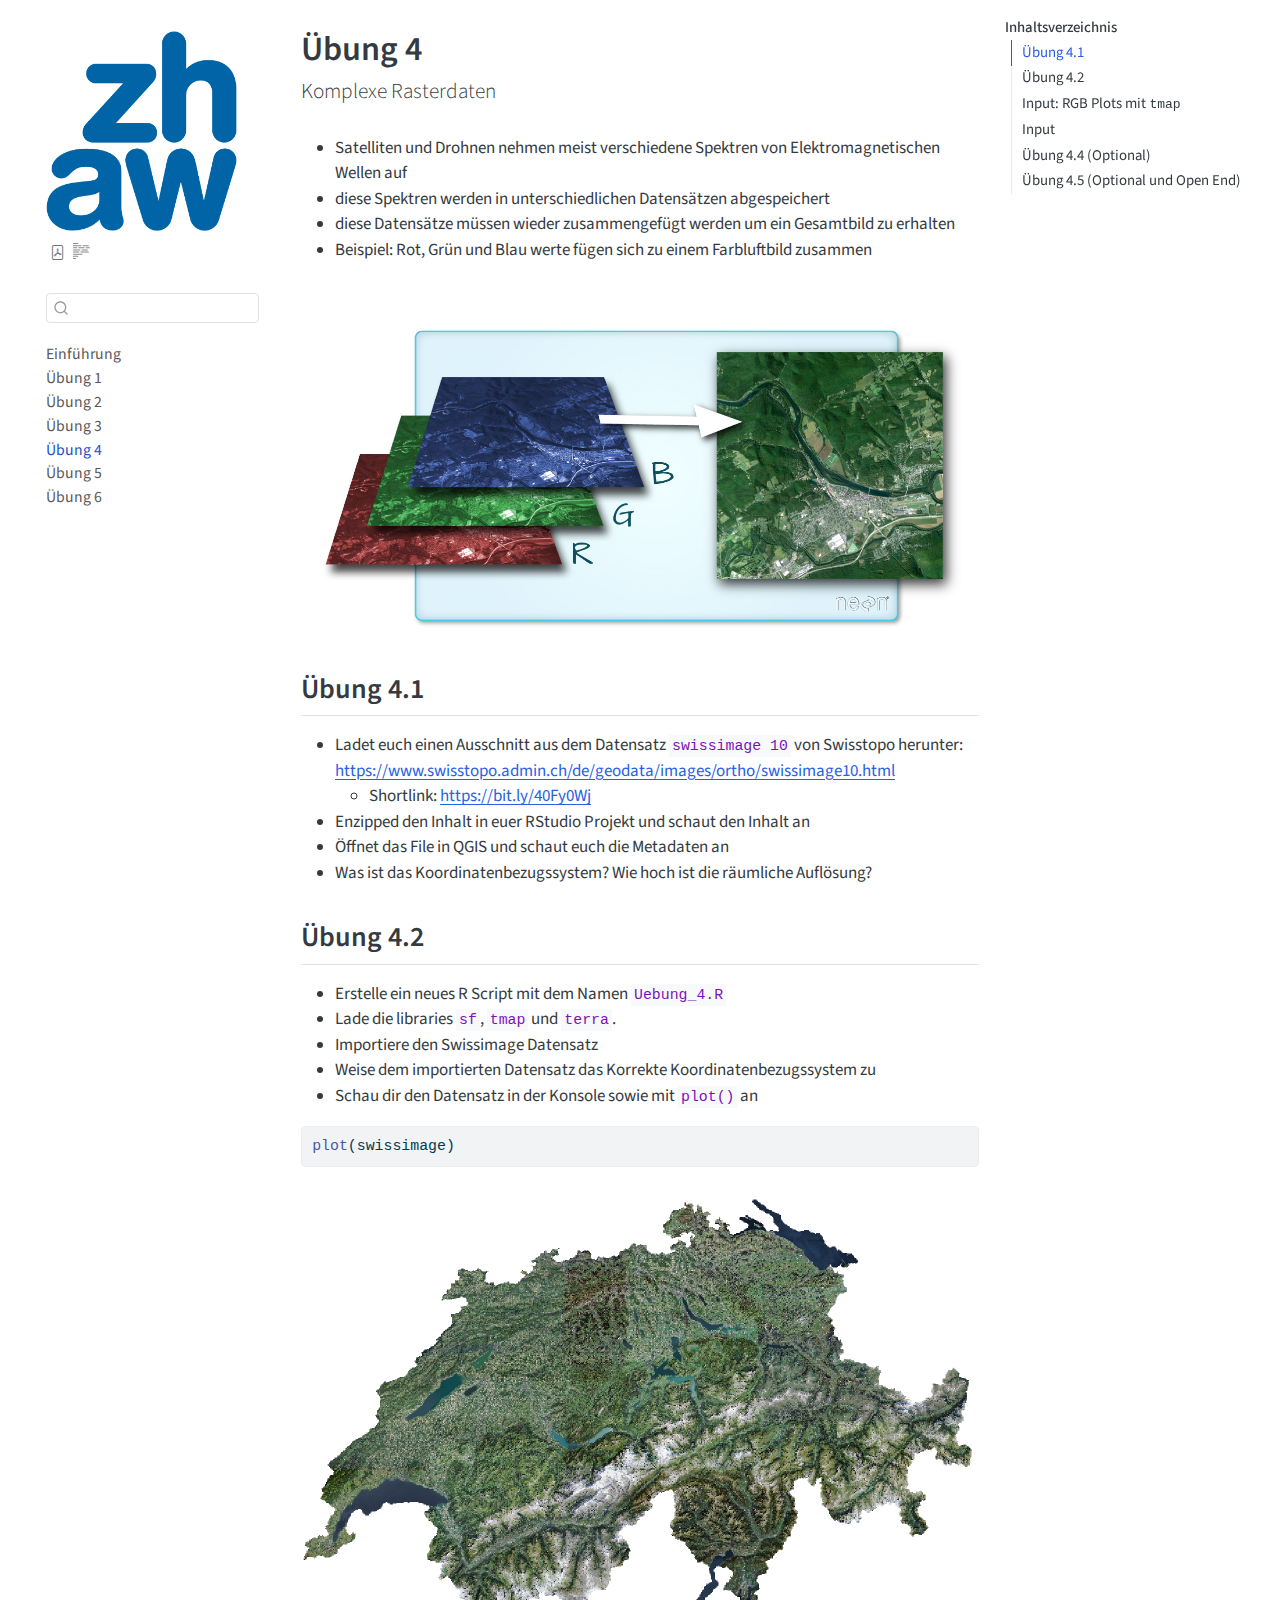
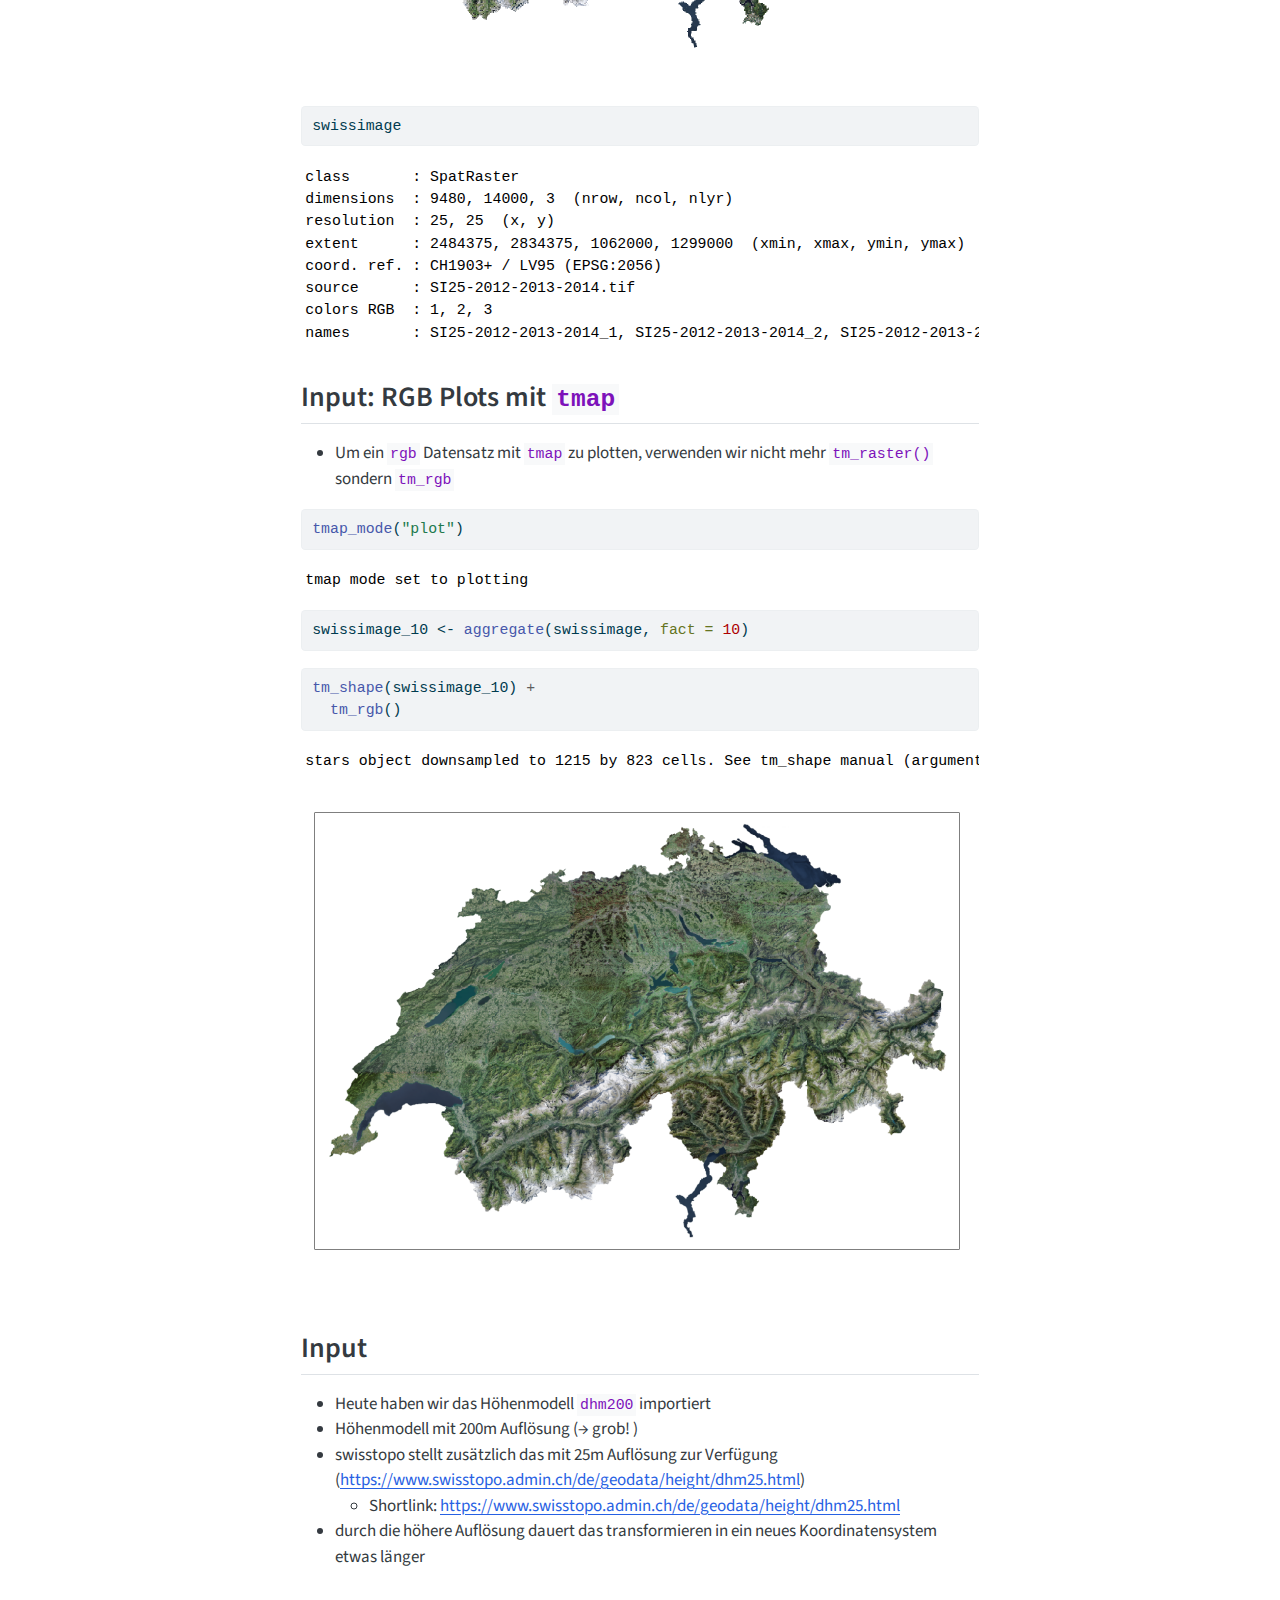
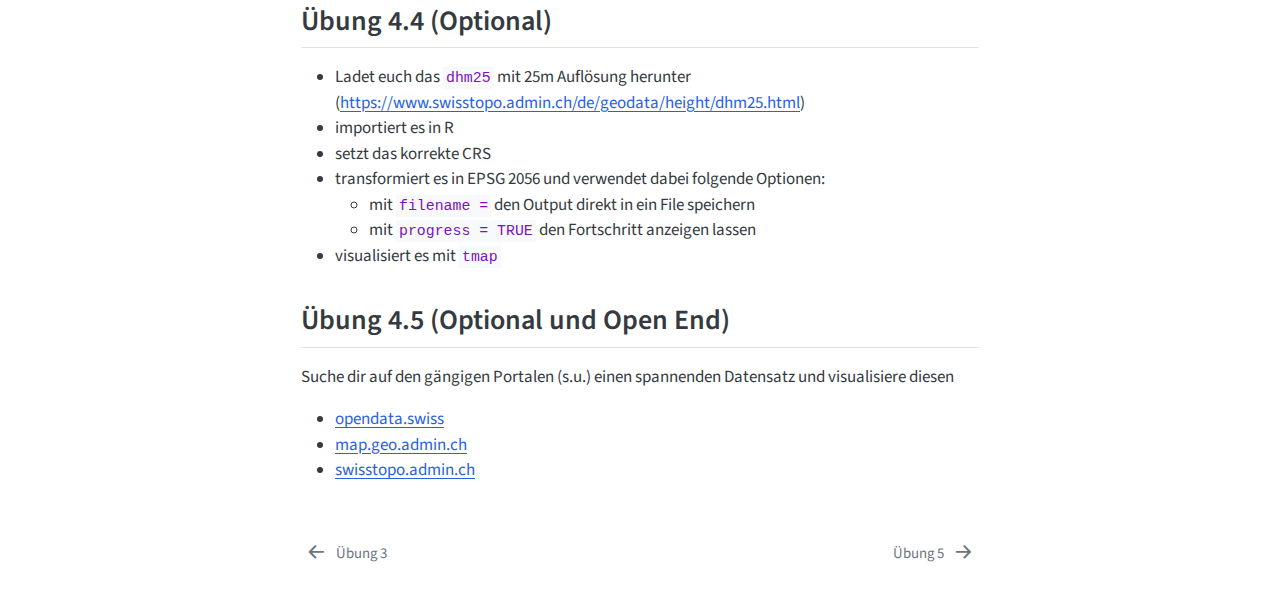
<file: uebung_4.html>
<!DOCTYPE html>
<html xmlns="http://www.w3.org/1999/xhtml" lang="de-CH" xml:lang="de-CH"><head>

<meta charset="utf-8">
<meta name="generator" content="quarto-1.5.9">

<meta name="viewport" content="width=device-width, initial-scale=1.0, user-scalable=yes">


<title>CAS Vegetationsanalyse und Feldbotanik – Übung 4</title>
<style>
code{white-space: pre-wrap;}
span.smallcaps{font-variant: small-caps;}
div.columns{display: flex; gap: min(4vw, 1.5em);}
div.column{flex: auto; overflow-x: auto;}
div.hanging-indent{margin-left: 1.5em; text-indent: -1.5em;}
ul.task-list{list-style: none;}
ul.task-list li input[type="checkbox"] {
  width: 0.8em;
  margin: 0 0.8em 0.2em -1em; /* quarto-specific, see https://github.com/quarto-dev/quarto-cli/issues/4556 */ 
  vertical-align: middle;
}
/* CSS for syntax highlighting */
pre > code.sourceCode { white-space: pre; position: relative; }
pre > code.sourceCode > span { line-height: 1.25; }
pre > code.sourceCode > span:empty { height: 1.2em; }
.sourceCode { overflow: visible; }
code.sourceCode > span { color: inherit; text-decoration: inherit; }
div.sourceCode { margin: 1em 0; }
pre.sourceCode { margin: 0; }
@media screen {
div.sourceCode { overflow: auto; }
}
@media print {
pre > code.sourceCode { white-space: pre-wrap; }
pre > code.sourceCode > span { text-indent: -5em; padding-left: 5em; }
}
pre.numberSource code
  { counter-reset: source-line 0; }
pre.numberSource code > span
  { position: relative; left: -4em; counter-increment: source-line; }
pre.numberSource code > span > a:first-child::before
  { content: counter(source-line);
    position: relative; left: -1em; text-align: right; vertical-align: baseline;
    border: none; display: inline-block;
    -webkit-touch-callout: none; -webkit-user-select: none;
    -khtml-user-select: none; -moz-user-select: none;
    -ms-user-select: none; user-select: none;
    padding: 0 4px; width: 4em;
  }
pre.numberSource { margin-left: 3em;  padding-left: 4px; }
div.sourceCode
  {   }
@media screen {
pre > code.sourceCode > span > a:first-child::before { text-decoration: underline; }
}
</style>


<script src="site_libs/quarto-nav/quarto-nav.js"></script>
<script src="site_libs/quarto-nav/headroom.min.js"></script>
<script src="site_libs/clipboard/clipboard.min.js"></script>
<script src="site_libs/quarto-search/autocomplete.umd.js"></script>
<script src="site_libs/quarto-search/fuse.min.js"></script>
<script src="site_libs/quarto-search/quarto-search.js"></script>
<meta name="quarto:offset" content="./">
<link href="./uebung_5.html" rel="next">
<link href="./uebung_3.html" rel="prev">
<script src="site_libs/quarto-html/quarto.js"></script>
<script src="site_libs/quarto-html/popper.min.js"></script>
<script src="site_libs/quarto-html/tippy.umd.min.js"></script>
<script src="site_libs/quarto-html/anchor.min.js"></script>
<link href="site_libs/quarto-html/tippy.css" rel="stylesheet">
<link href="site_libs/quarto-html/quarto-syntax-highlighting.css" rel="stylesheet" id="quarto-text-highlighting-styles">
<script src="site_libs/bootstrap/bootstrap.min.js"></script>
<link href="site_libs/bootstrap/bootstrap-icons.css" rel="stylesheet">
<link href="site_libs/bootstrap/bootstrap.min.css" rel="stylesheet" id="quarto-bootstrap" data-mode="light">
<script id="quarto-search-options" type="application/json">{
  "location": "sidebar",
  "copy-button": false,
  "collapse-after": 3,
  "panel-placement": "start",
  "type": "textbox",
  "limit": 50,
  "keyboard-shortcut": [
    "f",
    "/",
    "s"
  ],
  "show-item-context": false,
  "language": {
    "search-no-results-text": "Keine Treffer",
    "search-matching-documents-text": "Treffer",
    "search-copy-link-title": "Link in die Suche kopieren",
    "search-hide-matches-text": "Zusätzliche Treffer verbergen",
    "search-more-match-text": "weitere Treffer in diesem Dokument",
    "search-more-matches-text": "weitere Treffer in diesem Dokument",
    "search-clear-button-title": "Zurücksetzen",
    "search-text-placeholder": "",
    "search-detached-cancel-button-title": "Abbrechen",
    "search-submit-button-title": "Abschicken",
    "search-label": "Suchen"
  }
}</script>


<!-- loads fontawesome, so that I can create a fontawesome button (see below) -->
<link rel="stylesheet" href="https://cdnjs.cloudflare.com/ajax/libs/font-awesome/6.4.2/css/all.min.css" integrity="sha512-z3gLpd7yknf1YoNbCzqRKc4qyor8gaKU1qmn+CShxbuBusANI9QpRohGBreCFkKxLhei6S9CQXFEbbKuqLg0DA==" crossorigin="anonymous" referrerpolicy="no-referrer">
<script>

// the following function adds padding to all h2/h3 elements, so that I can 
// easily present the content of the page in a more readable way
function presenter(){
    var paragraphs = document.querySelectorAll("h2", "h3");
    paragraphs.forEach(function (paragraph) {
        paragraph.classList.toggle("presenter-mode");
    });
}

// once the page is loaded, the button is injected into the sidebar. This button
// calls the presenter function (see above)
window.onload = function() {
    // create the button (similar to the buttons already availables)
    const linkElement = document.createElement('a');

    linkElement.classList.add('quarto-navigation-tool');
    linkElement.classList.add('px-1');
    linkElement.innerHTML = '<i class="fa-solid fa-person-chalkboard"></i>';
    linkElement.href = '#';
    linkElement.addEventListener('click', function(event) {
        event.preventDefault(); // Prevent the default link behavior
        presenter();
    });

    // Find the target element by its class name
    const sidebar_tools = document.querySelector(".sidebar-tools-main")
    sidebar_tools.appendChild(linkElement);

    // the following function removes the title of the sidebar (which is the same as the title of the page)
    document.querySelector(".sidebar-title>a").innerHTML = ""
};

</script>


<link rel="stylesheet" href="style.css">
</head>

<body class="nav-sidebar floating">

<div id="quarto-search-results"></div>
  <header id="quarto-header" class="headroom fixed-top">
  <nav class="quarto-secondary-nav">
    <div class="container-fluid d-flex">
      <button type="button" class="quarto-btn-toggle btn" data-bs-toggle="collapse" data-bs-target=".quarto-sidebar-collapse-item" aria-controls="quarto-sidebar" aria-expanded="false" aria-label="Seitenleiste umschalten" onclick="if (window.quartoToggleHeadroom) { window.quartoToggleHeadroom(); }">
        <i class="bi bi-layout-text-sidebar-reverse"></i>
      </button>
        <nav class="quarto-page-breadcrumbs" aria-label="breadcrumb"><ol class="breadcrumb"><li class="breadcrumb-item"><a href="./uebung_4.html"><span class="chapter-title">Übung 4</span></a></li></ol></nav>
        <a class="flex-grow-1" role="button" data-bs-toggle="collapse" data-bs-target=".quarto-sidebar-collapse-item" aria-controls="quarto-sidebar" aria-expanded="false" aria-label="Seitenleiste umschalten" onclick="if (window.quartoToggleHeadroom) { window.quartoToggleHeadroom(); }">      
        </a>
      <button type="button" class="btn quarto-search-button" aria-label="" onclick="window.quartoOpenSearch();">
        <i class="bi bi-search"></i>
      </button>
    </div>
  </nav>
</header>
<!-- content -->
<div id="quarto-content" class="quarto-container page-columns page-rows-contents page-layout-article">
<!-- sidebar -->
  <nav id="quarto-sidebar" class="sidebar collapse collapse-horizontal quarto-sidebar-collapse-item sidebar-navigation floating overflow-auto">
    <div class="pt-lg-2 mt-2 text-left sidebar-header sidebar-header-stacked">
      <a href="./index.html" class="sidebar-logo-link">
      <img src="./images/zhaw_rgb.png" alt="" class="sidebar-logo py-0 d-lg-inline d-none">
      </a>
    <div class="sidebar-title mb-0 py-0">
      <a href="./">CAS Vegetationsanalyse und Feldbotanik</a> 
        <div class="sidebar-tools-main">
    <a href="./cas-vab-gis.pdf" title="Download PDF" class="quarto-navigation-tool px-1" aria-label="Download PDF"><i class="bi bi-file-pdf"></i></a>
  <a href="" class="quarto-reader-toggle quarto-navigation-tool px-1" onclick="window.quartoToggleReader(); return false;" title="Lesemodus umschalten">
  <div class="quarto-reader-toggle-btn">
  <i class="bi"></i>
  </div>
</a>
</div>
    </div>
      </div>
        <div class="mt-2 flex-shrink-0 align-items-center">
        <div class="sidebar-search">
        <div id="quarto-search" class="" title="Suchen"></div>
        </div>
        </div>
    <div class="sidebar-menu-container"> 
    <ul class="list-unstyled mt-1">
        <li class="sidebar-item">
  <div class="sidebar-item-container"> 
  <a href="./index.html" class="sidebar-item-text sidebar-link">
 <span class="menu-text">Einführung</span></a>
  </div>
</li>
        <li class="sidebar-item">
  <div class="sidebar-item-container"> 
  <a href="./uebung_1.html" class="sidebar-item-text sidebar-link"><span class="chapter-title">Übung 1</span></a>
  </div>
</li>
        <li class="sidebar-item">
  <div class="sidebar-item-container"> 
  <a href="./uebung_2.html" class="sidebar-item-text sidebar-link"><span class="chapter-title">Übung 2</span></a>
  </div>
</li>
        <li class="sidebar-item">
  <div class="sidebar-item-container"> 
  <a href="./uebung_3.html" class="sidebar-item-text sidebar-link"><span class="chapter-title">Übung 3</span></a>
  </div>
</li>
        <li class="sidebar-item">
  <div class="sidebar-item-container"> 
  <a href="./uebung_4.html" class="sidebar-item-text sidebar-link active"><span class="chapter-title">Übung 4</span></a>
  </div>
</li>
        <li class="sidebar-item">
  <div class="sidebar-item-container"> 
  <a href="./uebung_5.html" class="sidebar-item-text sidebar-link"><span class="chapter-title">Übung 5</span></a>
  </div>
</li>
        <li class="sidebar-item">
  <div class="sidebar-item-container"> 
  <a href="./uebung_6.html" class="sidebar-item-text sidebar-link"><span class="chapter-title">Übung 6</span></a>
  </div>
</li>
    </ul>
    </div>
</nav>
<div id="quarto-sidebar-glass" class="quarto-sidebar-collapse-item" data-bs-toggle="collapse" data-bs-target=".quarto-sidebar-collapse-item"></div>
<!-- margin-sidebar -->
    <div id="quarto-margin-sidebar" class="sidebar margin-sidebar">
        <nav id="TOC" role="doc-toc" class="toc-active">
    <h2 id="toc-title">Inhaltsverzeichnis</h2>
   
  <ul>
  <li><a href="#übung-4.1" id="toc-übung-4.1" class="nav-link active" data-scroll-target="#übung-4.1">Übung 4.1 <!-- 3--></a></li>
  <li><a href="#übung-4.2" id="toc-übung-4.2" class="nav-link" data-scroll-target="#übung-4.2">Übung 4.2 <!-- 3--></a></li>
  <li><a href="#input-rgb-plots-mit-tmap" id="toc-input-rgb-plots-mit-tmap" class="nav-link" data-scroll-target="#input-rgb-plots-mit-tmap">Input: RGB Plots mit <code>tmap</code></a></li>
  <li><a href="#input" id="toc-input" class="nav-link" data-scroll-target="#input">Input</a></li>
  <li><a href="#übung-4.4-optional" id="toc-übung-4.4-optional" class="nav-link" data-scroll-target="#übung-4.4-optional">Übung 4.4 (Optional)</a></li>
  <li><a href="#übung-4.5-optional-und-open-end" id="toc-übung-4.5-optional-und-open-end" class="nav-link" data-scroll-target="#übung-4.5-optional-und-open-end">Übung 4.5 (Optional und Open End)</a></li>
  </ul>
</nav>
    </div>
<!-- main -->
<main class="content" id="quarto-document-content">

<header id="title-block-header" class="quarto-title-block default">
<div class="quarto-title">
<h1 class="title"><span id="sec-uebung-4" class="quarto-section-identifier"><span class="chapter-title">Übung 4</span></span></h1>
<p class="subtitle lead">Komplexe Rasterdaten</p>
</div>



<div class="quarto-title-meta">

    
  
    
  </div>
  


</header>


<ul>
<li>Satelliten und Drohnen nehmen meist verschiedene Spektren von Elektromagnetischen Wellen auf</li>
<li>diese Spektren werden in unterschiedlichen Datensätzen abgespeichert</li>
<li>diese Datensätze müssen wieder zusammengefügt werden um ein Gesamtbild zu erhalten</li>
<li>Beispiel: Rot, Grün und Blau werte fügen sich zu einem Farbluftbild zusammen</li>
</ul>
<p><img src="images/RGBSTack_1.jpg" class="img-fluid"></p>
<section id="übung-4.1" class="level2">
<h2 class="anchored" data-anchor-id="übung-4.1">Übung 4.1 <!-- 3--></h2>
<ul>
<li>Ladet euch einen Ausschnitt aus dem Datensatz <code>swissimage 10</code> von Swisstopo herunter: <a href="https://www.swisstopo.admin.ch/de/geodata/images/ortho/swissimage10.html" class="uri">https://www.swisstopo.admin.ch/de/geodata/images/ortho/swissimage10.html</a>
<ul>
<li>Shortlink: <a href="https://bit.ly/40Fy0Wj" class="uri">https://bit.ly/40Fy0Wj</a></li>
</ul></li>
<li>Enzipped den Inhalt in euer RStudio Projekt und schaut den Inhalt an</li>
<li>Öffnet das File in QGIS und schaut euch die Metadaten an</li>
<li>Was ist das Koordinatenbezugssystem? Wie hoch ist die räumliche Auflösung?</li>
</ul>
</section>
<section id="übung-4.2" class="level2">
<h2 class="anchored" data-anchor-id="übung-4.2">Übung 4.2 <!-- 3--></h2>
<ul>
<li>Erstelle ein neues R Script mit dem Namen <code>Uebung_4.R</code></li>
<li>Lade die libraries <code>sf</code>, <code>tmap</code> und <code>terra</code>.</li>
<li>Importiere den Swissimage Datensatz</li>
<li>Weise dem importierten Datensatz das Korrekte Koordinatenbezugssystem zu</li>
<li>Schau dir den Datensatz in der Konsole sowie mit <code>plot()</code> an</li>
</ul>
<div class="cell">
<div class="sourceCode cell-code" id="cb1"><pre class="sourceCode r code-with-copy"><code class="sourceCode r"><span id="cb1-1"><a href="#cb1-1" aria-hidden="true" tabindex="-1"></a><span class="fu">plot</span>(swissimage)</span></code><button title="In die Zwischenablage kopieren" class="code-copy-button"><i class="bi"></i></button></pre></div>
<div class="cell-output-display">
<div>
<figure class="figure">
<p><img src="uebung_4_files/figure-html/uebung-4-3-1.png" class="img-fluid figure-img" width="672"></p>
</figure>
</div>
</div>
</div>
<div class="cell">
<div class="sourceCode cell-code" id="cb2"><pre class="sourceCode r code-with-copy"><code class="sourceCode r"><span id="cb2-1"><a href="#cb2-1" aria-hidden="true" tabindex="-1"></a>swissimage</span></code><button title="In die Zwischenablage kopieren" class="code-copy-button"><i class="bi"></i></button></pre></div>
<div class="cell-output cell-output-stdout">
<pre><code>class       : SpatRaster 
dimensions  : 9480, 14000, 3  (nrow, ncol, nlyr)
resolution  : 25, 25  (x, y)
extent      : 2484375, 2834375, 1062000, 1299000  (xmin, xmax, ymin, ymax)
coord. ref. : CH1903+ / LV95 (EPSG:2056) 
source      : SI25-2012-2013-2014.tif 
colors RGB  : 1, 2, 3 
names       : SI25-2012-2013-2014_1, SI25-2012-2013-2014_2, SI25-2012-2013-2014_3 </code></pre>
</div>
</div>
</section>
<section id="input-rgb-plots-mit-tmap" class="level2">
<h2 class="anchored" data-anchor-id="input-rgb-plots-mit-tmap">Input: RGB Plots mit <code>tmap</code></h2>
<ul>
<li>Um ein <code>rgb</code> Datensatz mit <code>tmap</code> zu plotten, verwenden wir nicht mehr <code>tm_raster()</code> sondern <code>tm_rgb</code></li>
</ul>
<div class="cell">
<div class="sourceCode cell-code" id="cb4"><pre class="sourceCode r code-with-copy"><code class="sourceCode r"><span id="cb4-1"><a href="#cb4-1" aria-hidden="true" tabindex="-1"></a><span class="fu">tmap_mode</span>(<span class="st">"plot"</span>)</span></code><button title="In die Zwischenablage kopieren" class="code-copy-button"><i class="bi"></i></button></pre></div>
<div class="cell-output cell-output-stderr">
<pre><code>tmap mode set to plotting</code></pre>
</div>
</div>
<div class="cell">
<div class="sourceCode cell-code" id="cb6"><pre class="sourceCode r code-with-copy"><code class="sourceCode r"><span id="cb6-1"><a href="#cb6-1" aria-hidden="true" tabindex="-1"></a>swissimage_10 <span class="ot">&lt;-</span> <span class="fu">aggregate</span>(swissimage, <span class="at">fact =</span> <span class="dv">10</span>)</span></code><button title="In die Zwischenablage kopieren" class="code-copy-button"><i class="bi"></i></button></pre></div>
</div>
<div class="cell">
<div class="sourceCode cell-code" id="cb7"><pre class="sourceCode r code-with-copy"><code class="sourceCode r"><span id="cb7-1"><a href="#cb7-1" aria-hidden="true" tabindex="-1"></a><span class="fu">tm_shape</span>(swissimage_10) <span class="sc">+</span> </span>
<span id="cb7-2"><a href="#cb7-2" aria-hidden="true" tabindex="-1"></a>  <span class="fu">tm_rgb</span>()</span></code><button title="In die Zwischenablage kopieren" class="code-copy-button"><i class="bi"></i></button></pre></div>
<div class="cell-output cell-output-stderr">
<pre><code>stars object downsampled to 1215 by 823 cells. See tm_shape manual (argument raster.downsample)</code></pre>
</div>
<div class="cell-output-display">
<div>
<figure class="figure">
<p><img src="uebung_4_files/figure-html/uebung-4-7-1.png" class="img-fluid figure-img" width="672"></p>
</figure>
</div>
</div>
</div>
</section>
<section id="input" class="level2">
<h2 class="anchored" data-anchor-id="input">Input</h2>
<ul>
<li>Heute haben wir das Höhenmodell <code>dhm200</code> importiert</li>
<li>Höhenmodell mit 200m Auflösung (→ grob! )</li>
<li>swisstopo stellt zusätzlich das mit 25m Auflösung zur Verfügung (<a href="https://www.swisstopo.admin.ch/de/geodata/height/dhm25.html" class="uri">https://www.swisstopo.admin.ch/de/geodata/height/dhm25.html</a>)
<ul>
<li>Shortlink: <a href="https://www.swisstopo.admin.ch/de/geodata/height/dhm25.html" class="uri">https://www.swisstopo.admin.ch/de/geodata/height/dhm25.html</a></li>
</ul></li>
<li>durch die höhere Auflösung dauert das transformieren in ein neues Koordinatensystem etwas länger</li>
</ul>
</section>
<section id="übung-4.4-optional" class="level2">
<h2 class="anchored" data-anchor-id="übung-4.4-optional">Übung 4.4 (Optional)</h2>
<ul>
<li>Ladet euch das <code>dhm25</code> mit 25m Auflösung herunter (<a href="https://www.swisstopo.admin.ch/de/geodata/height/dhm25.html" class="uri">https://www.swisstopo.admin.ch/de/geodata/height/dhm25.html</a>)</li>
<li>importiert es in R</li>
<li>setzt das korrekte CRS</li>
<li>transformiert es in EPSG 2056 und verwendet dabei folgende Optionen:
<ul>
<li>mit <code>filename =</code> den Output direkt in ein File speichern</li>
<li>mit <code>progress = TRUE</code> den Fortschritt anzeigen lassen</li>
</ul></li>
<li>visualisiert es mit <code>tmap</code></li>
</ul>
</section>
<section id="übung-4.5-optional-und-open-end" class="level2">
<h2 class="anchored" data-anchor-id="übung-4.5-optional-und-open-end">Übung 4.5 (Optional und Open End)</h2>
<p>Suche dir auf den gängigen Portalen (s.u.) einen spannenden Datensatz und visualisiere diesen</p>
<ul>
<li><a href="https://opendata.swiss/">opendata.swiss</a></li>
<li><a href="https://map.geo.admin.ch">map.geo.admin.ch</a></li>
<li><a href="https://www.swisstopo.admin.ch">swisstopo.admin.ch</a></li>
</ul>


</section>

</main> <!-- /main -->
<script id="quarto-html-after-body" type="application/javascript">
window.document.addEventListener("DOMContentLoaded", function (event) {
  const toggleBodyColorMode = (bsSheetEl) => {
    const mode = bsSheetEl.getAttribute("data-mode");
    const bodyEl = window.document.querySelector("body");
    if (mode === "dark") {
      bodyEl.classList.add("quarto-dark");
      bodyEl.classList.remove("quarto-light");
    } else {
      bodyEl.classList.add("quarto-light");
      bodyEl.classList.remove("quarto-dark");
    }
  }
  const toggleBodyColorPrimary = () => {
    const bsSheetEl = window.document.querySelector("link#quarto-bootstrap");
    if (bsSheetEl) {
      toggleBodyColorMode(bsSheetEl);
    }
  }
  toggleBodyColorPrimary();  
  const icon = "";
  const anchorJS = new window.AnchorJS();
  anchorJS.options = {
    placement: 'right',
    icon: icon
  };
  anchorJS.add('.anchored');
  const isCodeAnnotation = (el) => {
    for (const clz of el.classList) {
      if (clz.startsWith('code-annotation-')) {                     
        return true;
      }
    }
    return false;
  }
  const clipboard = new window.ClipboardJS('.code-copy-button', {
    text: function(trigger) {
      const codeEl = trigger.previousElementSibling.cloneNode(true);
      for (const childEl of codeEl.children) {
        if (isCodeAnnotation(childEl)) {
          childEl.remove();
        }
      }
      return codeEl.innerText;
    }
  });
  clipboard.on('success', function(e) {
    // button target
    const button = e.trigger;
    // don't keep focus
    button.blur();
    // flash "checked"
    button.classList.add('code-copy-button-checked');
    var currentTitle = button.getAttribute("title");
    button.setAttribute("title", "Kopiert");
    let tooltip;
    if (window.bootstrap) {
      button.setAttribute("data-bs-toggle", "tooltip");
      button.setAttribute("data-bs-placement", "left");
      button.setAttribute("data-bs-title", "Kopiert");
      tooltip = new bootstrap.Tooltip(button, 
        { trigger: "manual", 
          customClass: "code-copy-button-tooltip",
          offset: [0, -8]});
      tooltip.show();    
    }
    setTimeout(function() {
      if (tooltip) {
        tooltip.hide();
        button.removeAttribute("data-bs-title");
        button.removeAttribute("data-bs-toggle");
        button.removeAttribute("data-bs-placement");
      }
      button.setAttribute("title", currentTitle);
      button.classList.remove('code-copy-button-checked');
    }, 1000);
    // clear code selection
    e.clearSelection();
  });
  function tippyHover(el, contentFn, onTriggerFn, onUntriggerFn) {
    const config = {
      allowHTML: true,
      maxWidth: 500,
      delay: 100,
      arrow: false,
      appendTo: function(el) {
          return el.parentElement;
      },
      interactive: true,
      interactiveBorder: 10,
      theme: 'quarto',
      placement: 'bottom-start',
    };
    if (contentFn) {
      config.content = contentFn;
    }
    if (onTriggerFn) {
      config.onTrigger = onTriggerFn;
    }
    if (onUntriggerFn) {
      config.onUntrigger = onUntriggerFn;
    }
    window.tippy(el, config); 
  }
  const noterefs = window.document.querySelectorAll('a[role="doc-noteref"]');
  for (var i=0; i<noterefs.length; i++) {
    const ref = noterefs[i];
    tippyHover(ref, function() {
      // use id or data attribute instead here
      let href = ref.getAttribute('data-footnote-href') || ref.getAttribute('href');
      try { href = new URL(href).hash; } catch {}
      const id = href.replace(/^#\/?/, "");
      const note = window.document.getElementById(id);
      return note.innerHTML;
    });
  }
  const xrefs = window.document.querySelectorAll('a.quarto-xref');
  const processXRef = (id, note) => {
    // Strip column container classes
    const stripColumnClz = (el) => {
      el.classList.remove("page-full", "page-columns");
      if (el.children) {
        for (const child of el.children) {
          stripColumnClz(child);
        }
      }
    }
    stripColumnClz(note)
    if (id === null || id.startsWith('sec-')) {
      // Special case sections, only their first couple elements
      const container = document.createElement("div");
      if (note.children && note.children.length > 2) {
        container.appendChild(note.children[0].cloneNode(true));
        for (let i = 1; i < note.children.length; i++) {
          const child = note.children[i];
          if (child.tagName === "P" && child.innerText === "") {
            continue;
          } else {
            container.appendChild(child.cloneNode(true));
            break;
          }
        }
        if (window.Quarto?.typesetMath) {
          window.Quarto.typesetMath(container);
        }
        return container.innerHTML
      } else {
        if (window.Quarto?.typesetMath) {
          window.Quarto.typesetMath(note);
        }
        return note.innerHTML;
      }
    } else {
      // Remove any anchor links if they are present
      const anchorLink = note.querySelector('a.anchorjs-link');
      if (anchorLink) {
        anchorLink.remove();
      }
      if (window.Quarto?.typesetMath) {
        window.Quarto.typesetMath(note);
      }
      // TODO in 1.5, we should make sure this works without a callout special case
      if (note.classList.contains("callout")) {
        return note.outerHTML;
      } else {
        return note.innerHTML;
      }
    }
  }
  for (var i=0; i<xrefs.length; i++) {
    const xref = xrefs[i];
    tippyHover(xref, undefined, function(instance) {
      instance.disable();
      let url = xref.getAttribute('href');
      let hash = undefined; 
      if (url.startsWith('#')) {
        hash = url;
      } else {
        try { hash = new URL(url).hash; } catch {}
      }
      if (hash) {
        const id = hash.replace(/^#\/?/, "");
        const note = window.document.getElementById(id);
        if (note !== null) {
          try {
            const html = processXRef(id, note.cloneNode(true));
            instance.setContent(html);
          } finally {
            instance.enable();
            instance.show();
          }
        } else {
          // See if we can fetch this
          fetch(url.split('#')[0])
          .then(res => res.text())
          .then(html => {
            const parser = new DOMParser();
            const htmlDoc = parser.parseFromString(html, "text/html");
            const note = htmlDoc.getElementById(id);
            if (note !== null) {
              const html = processXRef(id, note);
              instance.setContent(html);
            } 
          }).finally(() => {
            instance.enable();
            instance.show();
          });
        }
      } else {
        // See if we can fetch a full url (with no hash to target)
        // This is a special case and we should probably do some content thinning / targeting
        fetch(url)
        .then(res => res.text())
        .then(html => {
          const parser = new DOMParser();
          const htmlDoc = parser.parseFromString(html, "text/html");
          const note = htmlDoc.querySelector('main.content');
          if (note !== null) {
            // This should only happen for chapter cross references
            // (since there is no id in the URL)
            // remove the first header
            if (note.children.length > 0 && note.children[0].tagName === "HEADER") {
              note.children[0].remove();
            }
            const html = processXRef(null, note);
            instance.setContent(html);
          } 
        }).finally(() => {
          instance.enable();
          instance.show();
        });
      }
    }, function(instance) {
    });
  }
      let selectedAnnoteEl;
      const selectorForAnnotation = ( cell, annotation) => {
        let cellAttr = 'data-code-cell="' + cell + '"';
        let lineAttr = 'data-code-annotation="' +  annotation + '"';
        const selector = 'span[' + cellAttr + '][' + lineAttr + ']';
        return selector;
      }
      const selectCodeLines = (annoteEl) => {
        const doc = window.document;
        const targetCell = annoteEl.getAttribute("data-target-cell");
        const targetAnnotation = annoteEl.getAttribute("data-target-annotation");
        const annoteSpan = window.document.querySelector(selectorForAnnotation(targetCell, targetAnnotation));
        const lines = annoteSpan.getAttribute("data-code-lines").split(",");
        const lineIds = lines.map((line) => {
          return targetCell + "-" + line;
        })
        let top = null;
        let height = null;
        let parent = null;
        if (lineIds.length > 0) {
            //compute the position of the single el (top and bottom and make a div)
            const el = window.document.getElementById(lineIds[0]);
            top = el.offsetTop;
            height = el.offsetHeight;
            parent = el.parentElement.parentElement;
          if (lineIds.length > 1) {
            const lastEl = window.document.getElementById(lineIds[lineIds.length - 1]);
            const bottom = lastEl.offsetTop + lastEl.offsetHeight;
            height = bottom - top;
          }
          if (top !== null && height !== null && parent !== null) {
            // cook up a div (if necessary) and position it 
            let div = window.document.getElementById("code-annotation-line-highlight");
            if (div === null) {
              div = window.document.createElement("div");
              div.setAttribute("id", "code-annotation-line-highlight");
              div.style.position = 'absolute';
              parent.appendChild(div);
            }
            div.style.top = top - 2 + "px";
            div.style.height = height + 4 + "px";
            div.style.left = 0;
            let gutterDiv = window.document.getElementById("code-annotation-line-highlight-gutter");
            if (gutterDiv === null) {
              gutterDiv = window.document.createElement("div");
              gutterDiv.setAttribute("id", "code-annotation-line-highlight-gutter");
              gutterDiv.style.position = 'absolute';
              const codeCell = window.document.getElementById(targetCell);
              const gutter = codeCell.querySelector('.code-annotation-gutter');
              gutter.appendChild(gutterDiv);
            }
            gutterDiv.style.top = top - 2 + "px";
            gutterDiv.style.height = height + 4 + "px";
          }
          selectedAnnoteEl = annoteEl;
        }
      };
      const unselectCodeLines = () => {
        const elementsIds = ["code-annotation-line-highlight", "code-annotation-line-highlight-gutter"];
        elementsIds.forEach((elId) => {
          const div = window.document.getElementById(elId);
          if (div) {
            div.remove();
          }
        });
        selectedAnnoteEl = undefined;
      };
        // Handle positioning of the toggle
    window.addEventListener(
      "resize",
      throttle(() => {
        elRect = undefined;
        if (selectedAnnoteEl) {
          selectCodeLines(selectedAnnoteEl);
        }
      }, 10)
    );
    function throttle(fn, ms) {
    let throttle = false;
    let timer;
      return (...args) => {
        if(!throttle) { // first call gets through
            fn.apply(this, args);
            throttle = true;
        } else { // all the others get throttled
            if(timer) clearTimeout(timer); // cancel #2
            timer = setTimeout(() => {
              fn.apply(this, args);
              timer = throttle = false;
            }, ms);
        }
      };
    }
      // Attach click handler to the DT
      const annoteDls = window.document.querySelectorAll('dt[data-target-cell]');
      for (const annoteDlNode of annoteDls) {
        annoteDlNode.addEventListener('click', (event) => {
          const clickedEl = event.target;
          if (clickedEl !== selectedAnnoteEl) {
            unselectCodeLines();
            const activeEl = window.document.querySelector('dt[data-target-cell].code-annotation-active');
            if (activeEl) {
              activeEl.classList.remove('code-annotation-active');
            }
            selectCodeLines(clickedEl);
            clickedEl.classList.add('code-annotation-active');
          } else {
            // Unselect the line
            unselectCodeLines();
            clickedEl.classList.remove('code-annotation-active');
          }
        });
      }
  const findCites = (el) => {
    const parentEl = el.parentElement;
    if (parentEl) {
      const cites = parentEl.dataset.cites;
      if (cites) {
        return {
          el,
          cites: cites.split(' ')
        };
      } else {
        return findCites(el.parentElement)
      }
    } else {
      return undefined;
    }
  };
  var bibliorefs = window.document.querySelectorAll('a[role="doc-biblioref"]');
  for (var i=0; i<bibliorefs.length; i++) {
    const ref = bibliorefs[i];
    const citeInfo = findCites(ref);
    if (citeInfo) {
      tippyHover(citeInfo.el, function() {
        var popup = window.document.createElement('div');
        citeInfo.cites.forEach(function(cite) {
          var citeDiv = window.document.createElement('div');
          citeDiv.classList.add('hanging-indent');
          citeDiv.classList.add('csl-entry');
          var biblioDiv = window.document.getElementById('ref-' + cite);
          if (biblioDiv) {
            citeDiv.innerHTML = biblioDiv.innerHTML;
          }
          popup.appendChild(citeDiv);
        });
        return popup.innerHTML;
      });
    }
  }
});
</script>
<nav class="page-navigation">
  <div class="nav-page nav-page-previous">
      <a href="./uebung_3.html" class="pagination-link" aria-label="Übung 3">
        <i class="bi bi-arrow-left-short"></i> <span class="nav-page-text"><span class="chapter-title">Übung 3</span></span>
      </a>          
  </div>
  <div class="nav-page nav-page-next">
      <a href="./uebung_5.html" class="pagination-link" aria-label="Übung 5">
        <span class="nav-page-text"><span class="chapter-title">Übung 5</span></span> <i class="bi bi-arrow-right-short"></i>
      </a>
  </div>
</nav>
</div> <!-- /content -->




</body></html>
</file>
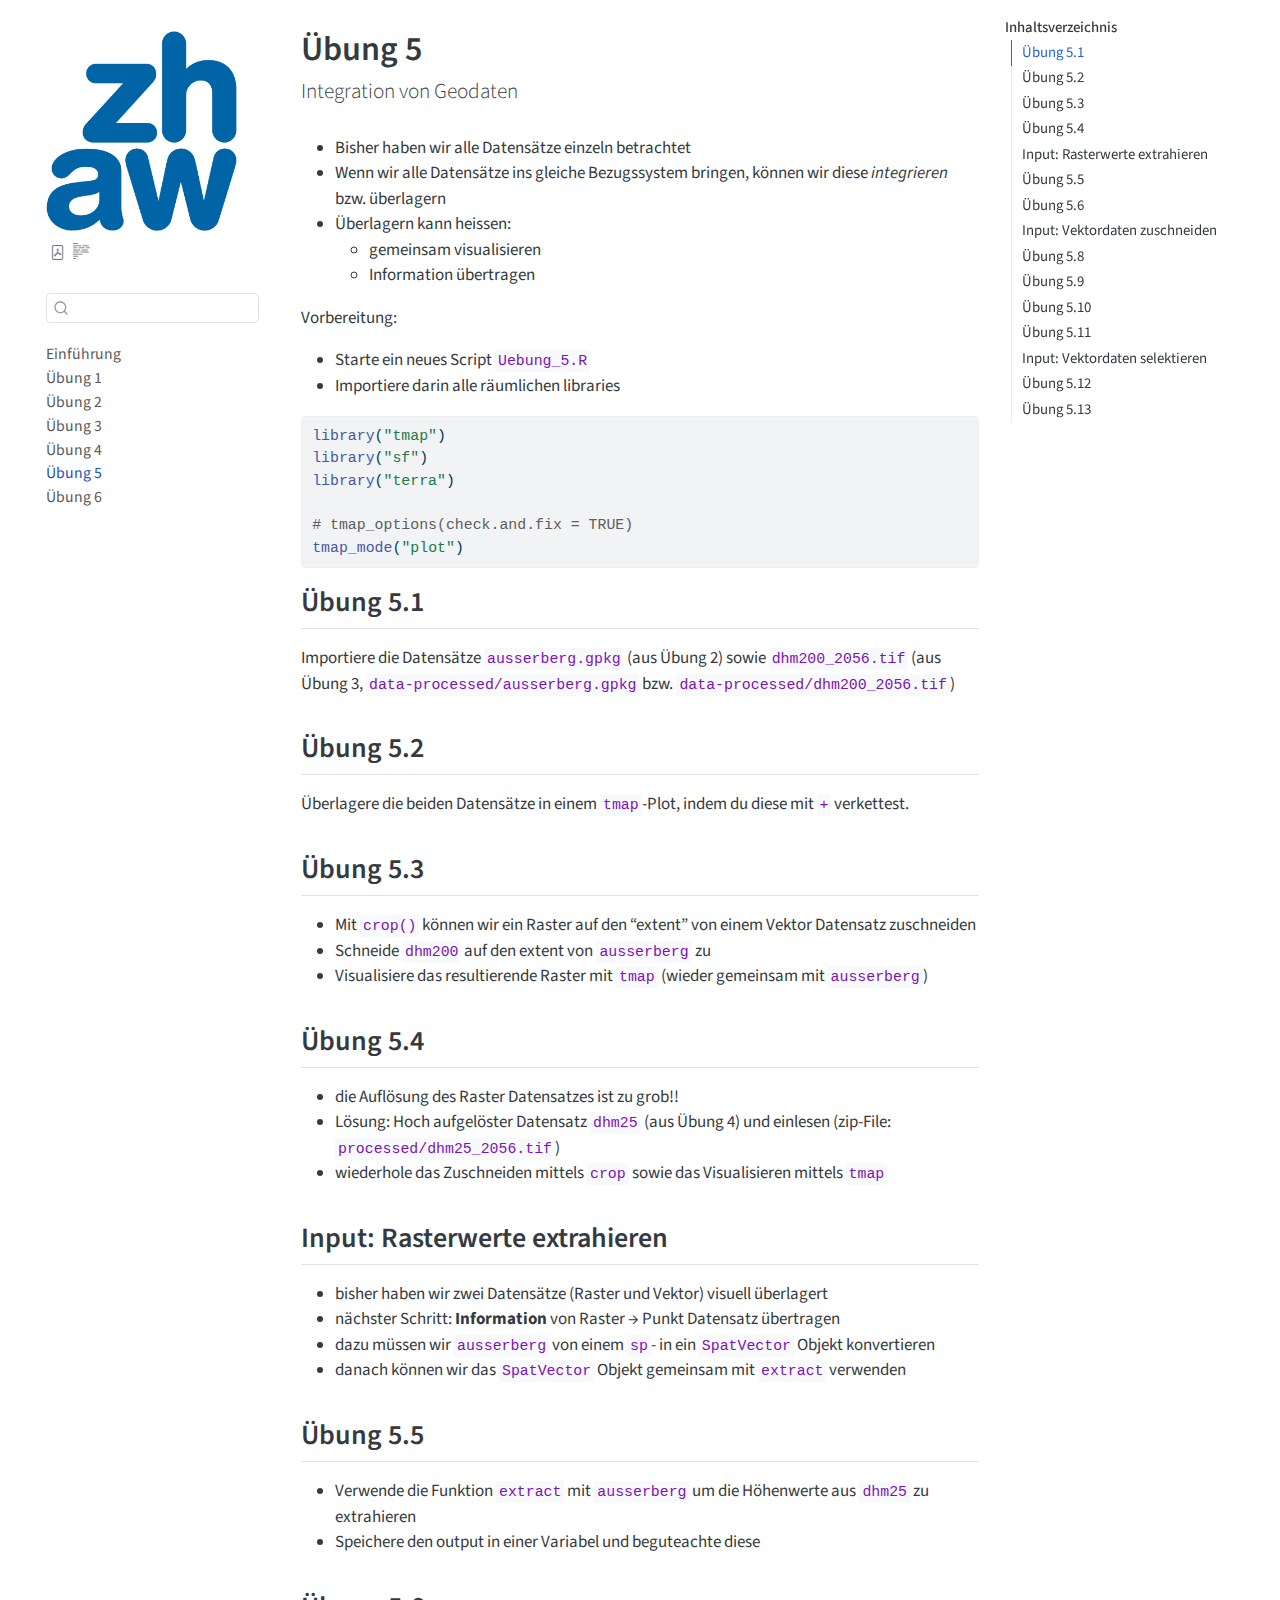
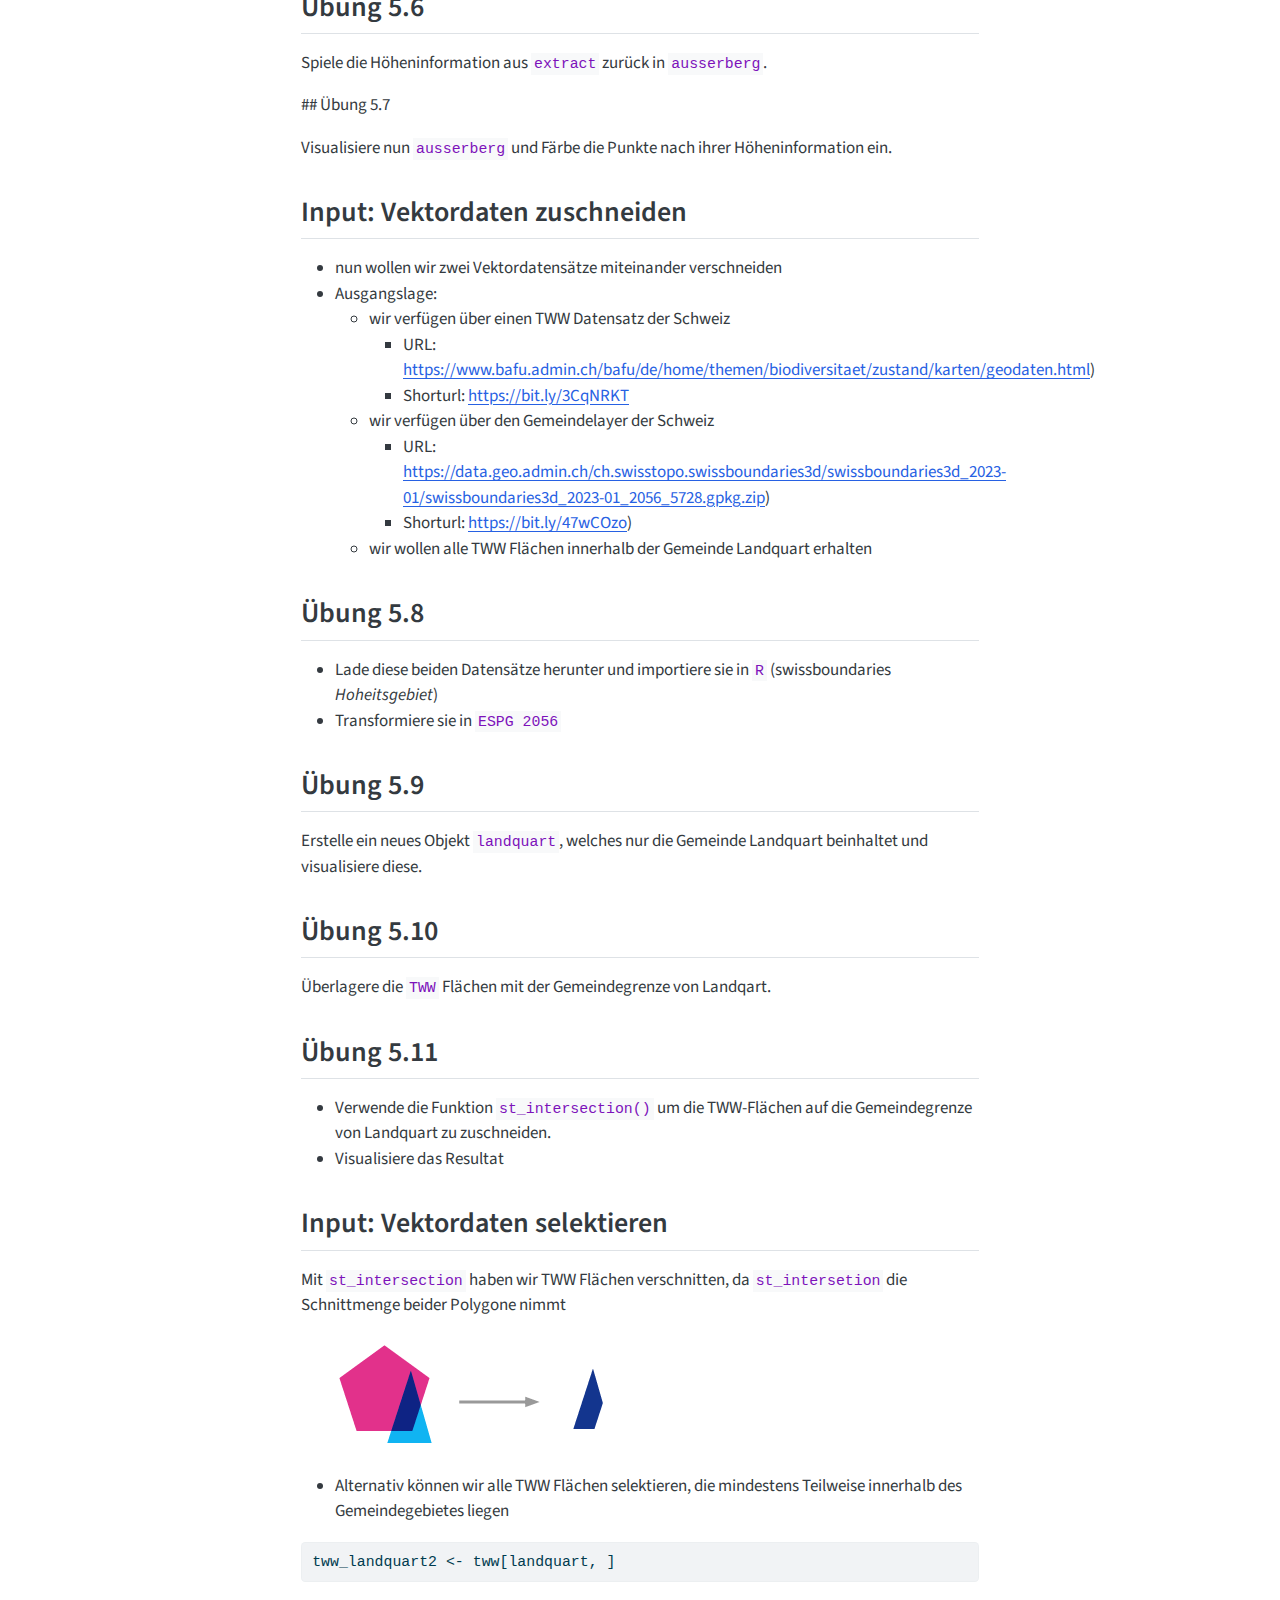
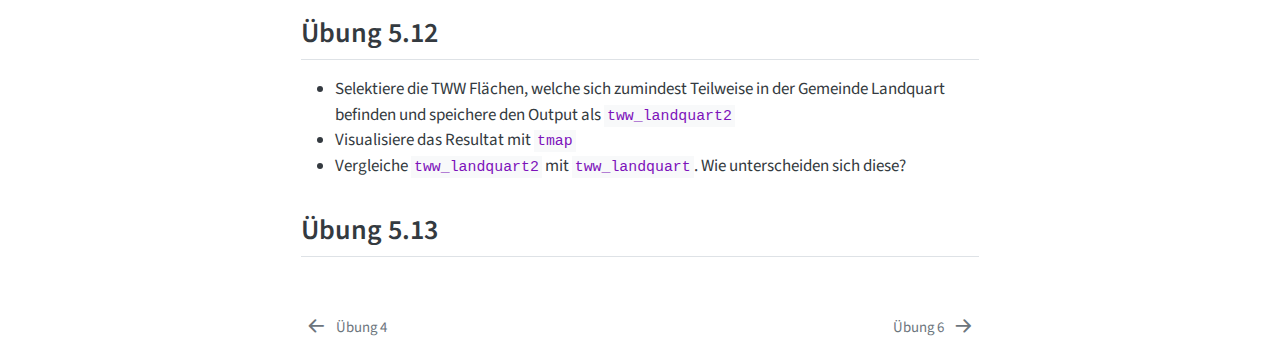
<file: uebung_5.html>
<!DOCTYPE html>
<html xmlns="http://www.w3.org/1999/xhtml" lang="de-CH" xml:lang="de-CH"><head>

<meta charset="utf-8">
<meta name="generator" content="quarto-1.5.9">

<meta name="viewport" content="width=device-width, initial-scale=1.0, user-scalable=yes">


<title>CAS Vegetationsanalyse und Feldbotanik – Übung 5</title>
<style>
code{white-space: pre-wrap;}
span.smallcaps{font-variant: small-caps;}
div.columns{display: flex; gap: min(4vw, 1.5em);}
div.column{flex: auto; overflow-x: auto;}
div.hanging-indent{margin-left: 1.5em; text-indent: -1.5em;}
ul.task-list{list-style: none;}
ul.task-list li input[type="checkbox"] {
  width: 0.8em;
  margin: 0 0.8em 0.2em -1em; /* quarto-specific, see https://github.com/quarto-dev/quarto-cli/issues/4556 */ 
  vertical-align: middle;
}
/* CSS for syntax highlighting */
pre > code.sourceCode { white-space: pre; position: relative; }
pre > code.sourceCode > span { line-height: 1.25; }
pre > code.sourceCode > span:empty { height: 1.2em; }
.sourceCode { overflow: visible; }
code.sourceCode > span { color: inherit; text-decoration: inherit; }
div.sourceCode { margin: 1em 0; }
pre.sourceCode { margin: 0; }
@media screen {
div.sourceCode { overflow: auto; }
}
@media print {
pre > code.sourceCode { white-space: pre-wrap; }
pre > code.sourceCode > span { text-indent: -5em; padding-left: 5em; }
}
pre.numberSource code
  { counter-reset: source-line 0; }
pre.numberSource code > span
  { position: relative; left: -4em; counter-increment: source-line; }
pre.numberSource code > span > a:first-child::before
  { content: counter(source-line);
    position: relative; left: -1em; text-align: right; vertical-align: baseline;
    border: none; display: inline-block;
    -webkit-touch-callout: none; -webkit-user-select: none;
    -khtml-user-select: none; -moz-user-select: none;
    -ms-user-select: none; user-select: none;
    padding: 0 4px; width: 4em;
  }
pre.numberSource { margin-left: 3em;  padding-left: 4px; }
div.sourceCode
  {   }
@media screen {
pre > code.sourceCode > span > a:first-child::before { text-decoration: underline; }
}
</style>


<script src="site_libs/quarto-nav/quarto-nav.js"></script>
<script src="site_libs/quarto-nav/headroom.min.js"></script>
<script src="site_libs/clipboard/clipboard.min.js"></script>
<script src="site_libs/quarto-search/autocomplete.umd.js"></script>
<script src="site_libs/quarto-search/fuse.min.js"></script>
<script src="site_libs/quarto-search/quarto-search.js"></script>
<meta name="quarto:offset" content="./">
<link href="./uebung_6.html" rel="next">
<link href="./uebung_4.html" rel="prev">
<script src="site_libs/quarto-html/quarto.js"></script>
<script src="site_libs/quarto-html/popper.min.js"></script>
<script src="site_libs/quarto-html/tippy.umd.min.js"></script>
<script src="site_libs/quarto-html/anchor.min.js"></script>
<link href="site_libs/quarto-html/tippy.css" rel="stylesheet">
<link href="site_libs/quarto-html/quarto-syntax-highlighting.css" rel="stylesheet" id="quarto-text-highlighting-styles">
<script src="site_libs/bootstrap/bootstrap.min.js"></script>
<link href="site_libs/bootstrap/bootstrap-icons.css" rel="stylesheet">
<link href="site_libs/bootstrap/bootstrap.min.css" rel="stylesheet" id="quarto-bootstrap" data-mode="light">
<script id="quarto-search-options" type="application/json">{
  "location": "sidebar",
  "copy-button": false,
  "collapse-after": 3,
  "panel-placement": "start",
  "type": "textbox",
  "limit": 50,
  "keyboard-shortcut": [
    "f",
    "/",
    "s"
  ],
  "show-item-context": false,
  "language": {
    "search-no-results-text": "Keine Treffer",
    "search-matching-documents-text": "Treffer",
    "search-copy-link-title": "Link in die Suche kopieren",
    "search-hide-matches-text": "Zusätzliche Treffer verbergen",
    "search-more-match-text": "weitere Treffer in diesem Dokument",
    "search-more-matches-text": "weitere Treffer in diesem Dokument",
    "search-clear-button-title": "Zurücksetzen",
    "search-text-placeholder": "",
    "search-detached-cancel-button-title": "Abbrechen",
    "search-submit-button-title": "Abschicken",
    "search-label": "Suchen"
  }
}</script>


<!-- loads fontawesome, so that I can create a fontawesome button (see below) -->
<link rel="stylesheet" href="https://cdnjs.cloudflare.com/ajax/libs/font-awesome/6.4.2/css/all.min.css" integrity="sha512-z3gLpd7yknf1YoNbCzqRKc4qyor8gaKU1qmn+CShxbuBusANI9QpRohGBreCFkKxLhei6S9CQXFEbbKuqLg0DA==" crossorigin="anonymous" referrerpolicy="no-referrer">
<script>

// the following function adds padding to all h2/h3 elements, so that I can 
// easily present the content of the page in a more readable way
function presenter(){
    var paragraphs = document.querySelectorAll("h2", "h3");
    paragraphs.forEach(function (paragraph) {
        paragraph.classList.toggle("presenter-mode");
    });
}

// once the page is loaded, the button is injected into the sidebar. This button
// calls the presenter function (see above)
window.onload = function() {
    // create the button (similar to the buttons already availables)
    const linkElement = document.createElement('a');

    linkElement.classList.add('quarto-navigation-tool');
    linkElement.classList.add('px-1');
    linkElement.innerHTML = '<i class="fa-solid fa-person-chalkboard"></i>';
    linkElement.href = '#';
    linkElement.addEventListener('click', function(event) {
        event.preventDefault(); // Prevent the default link behavior
        presenter();
    });

    // Find the target element by its class name
    const sidebar_tools = document.querySelector(".sidebar-tools-main")
    sidebar_tools.appendChild(linkElement);

    // the following function removes the title of the sidebar (which is the same as the title of the page)
    document.querySelector(".sidebar-title>a").innerHTML = ""
};

</script>


<link rel="stylesheet" href="style.css">
</head>

<body class="nav-sidebar floating">

<div id="quarto-search-results"></div>
  <header id="quarto-header" class="headroom fixed-top">
  <nav class="quarto-secondary-nav">
    <div class="container-fluid d-flex">
      <button type="button" class="quarto-btn-toggle btn" data-bs-toggle="collapse" data-bs-target=".quarto-sidebar-collapse-item" aria-controls="quarto-sidebar" aria-expanded="false" aria-label="Seitenleiste umschalten" onclick="if (window.quartoToggleHeadroom) { window.quartoToggleHeadroom(); }">
        <i class="bi bi-layout-text-sidebar-reverse"></i>
      </button>
        <nav class="quarto-page-breadcrumbs" aria-label="breadcrumb"><ol class="breadcrumb"><li class="breadcrumb-item"><a href="./uebung_5.html"><span class="chapter-title">Übung 5</span></a></li></ol></nav>
        <a class="flex-grow-1" role="button" data-bs-toggle="collapse" data-bs-target=".quarto-sidebar-collapse-item" aria-controls="quarto-sidebar" aria-expanded="false" aria-label="Seitenleiste umschalten" onclick="if (window.quartoToggleHeadroom) { window.quartoToggleHeadroom(); }">      
        </a>
      <button type="button" class="btn quarto-search-button" aria-label="" onclick="window.quartoOpenSearch();">
        <i class="bi bi-search"></i>
      </button>
    </div>
  </nav>
</header>
<!-- content -->
<div id="quarto-content" class="quarto-container page-columns page-rows-contents page-layout-article">
<!-- sidebar -->
  <nav id="quarto-sidebar" class="sidebar collapse collapse-horizontal quarto-sidebar-collapse-item sidebar-navigation floating overflow-auto">
    <div class="pt-lg-2 mt-2 text-left sidebar-header sidebar-header-stacked">
      <a href="./index.html" class="sidebar-logo-link">
      <img src="./images/zhaw_rgb.png" alt="" class="sidebar-logo py-0 d-lg-inline d-none">
      </a>
    <div class="sidebar-title mb-0 py-0">
      <a href="./">CAS Vegetationsanalyse und Feldbotanik</a> 
        <div class="sidebar-tools-main">
    <a href="./cas-vab-gis.pdf" title="Download PDF" class="quarto-navigation-tool px-1" aria-label="Download PDF"><i class="bi bi-file-pdf"></i></a>
  <a href="" class="quarto-reader-toggle quarto-navigation-tool px-1" onclick="window.quartoToggleReader(); return false;" title="Lesemodus umschalten">
  <div class="quarto-reader-toggle-btn">
  <i class="bi"></i>
  </div>
</a>
</div>
    </div>
      </div>
        <div class="mt-2 flex-shrink-0 align-items-center">
        <div class="sidebar-search">
        <div id="quarto-search" class="" title="Suchen"></div>
        </div>
        </div>
    <div class="sidebar-menu-container"> 
    <ul class="list-unstyled mt-1">
        <li class="sidebar-item">
  <div class="sidebar-item-container"> 
  <a href="./index.html" class="sidebar-item-text sidebar-link">
 <span class="menu-text">Einführung</span></a>
  </div>
</li>
        <li class="sidebar-item">
  <div class="sidebar-item-container"> 
  <a href="./uebung_1.html" class="sidebar-item-text sidebar-link"><span class="chapter-title">Übung 1</span></a>
  </div>
</li>
        <li class="sidebar-item">
  <div class="sidebar-item-container"> 
  <a href="./uebung_2.html" class="sidebar-item-text sidebar-link"><span class="chapter-title">Übung 2</span></a>
  </div>
</li>
        <li class="sidebar-item">
  <div class="sidebar-item-container"> 
  <a href="./uebung_3.html" class="sidebar-item-text sidebar-link"><span class="chapter-title">Übung 3</span></a>
  </div>
</li>
        <li class="sidebar-item">
  <div class="sidebar-item-container"> 
  <a href="./uebung_4.html" class="sidebar-item-text sidebar-link"><span class="chapter-title">Übung 4</span></a>
  </div>
</li>
        <li class="sidebar-item">
  <div class="sidebar-item-container"> 
  <a href="./uebung_5.html" class="sidebar-item-text sidebar-link active"><span class="chapter-title">Übung 5</span></a>
  </div>
</li>
        <li class="sidebar-item">
  <div class="sidebar-item-container"> 
  <a href="./uebung_6.html" class="sidebar-item-text sidebar-link"><span class="chapter-title">Übung 6</span></a>
  </div>
</li>
    </ul>
    </div>
</nav>
<div id="quarto-sidebar-glass" class="quarto-sidebar-collapse-item" data-bs-toggle="collapse" data-bs-target=".quarto-sidebar-collapse-item"></div>
<!-- margin-sidebar -->
    <div id="quarto-margin-sidebar" class="sidebar margin-sidebar">
        <nav id="TOC" role="doc-toc" class="toc-active">
    <h2 id="toc-title">Inhaltsverzeichnis</h2>
   
  <ul>
  <li><a href="#übung-5.1" id="toc-übung-5.1" class="nav-link active" data-scroll-target="#übung-5.1">Übung 5.1</a></li>
  <li><a href="#übung-5.2" id="toc-übung-5.2" class="nav-link" data-scroll-target="#übung-5.2">Übung 5.2</a></li>
  <li><a href="#übung-5.3" id="toc-übung-5.3" class="nav-link" data-scroll-target="#übung-5.3">Übung 5.3</a></li>
  <li><a href="#übung-5.4" id="toc-übung-5.4" class="nav-link" data-scroll-target="#übung-5.4">Übung 5.4</a></li>
  <li><a href="#input-rasterwerte-extrahieren" id="toc-input-rasterwerte-extrahieren" class="nav-link" data-scroll-target="#input-rasterwerte-extrahieren">Input: Rasterwerte extrahieren</a></li>
  <li><a href="#übung-5.5" id="toc-übung-5.5" class="nav-link" data-scroll-target="#übung-5.5">Übung 5.5</a></li>
  <li><a href="#übung-5.6" id="toc-übung-5.6" class="nav-link" data-scroll-target="#übung-5.6">Übung 5.6</a></li>
  <li><a href="#input-vektordaten-zuschneiden" id="toc-input-vektordaten-zuschneiden" class="nav-link" data-scroll-target="#input-vektordaten-zuschneiden">Input: Vektordaten zuschneiden</a></li>
  <li><a href="#übung-5.8" id="toc-übung-5.8" class="nav-link" data-scroll-target="#übung-5.8">Übung 5.8</a></li>
  <li><a href="#übung-5.9" id="toc-übung-5.9" class="nav-link" data-scroll-target="#übung-5.9">Übung 5.9</a></li>
  <li><a href="#übung-5.10" id="toc-übung-5.10" class="nav-link" data-scroll-target="#übung-5.10">Übung 5.10</a></li>
  <li><a href="#übung-5.11" id="toc-übung-5.11" class="nav-link" data-scroll-target="#übung-5.11">Übung 5.11</a></li>
  <li><a href="#input-vektordaten-selektieren" id="toc-input-vektordaten-selektieren" class="nav-link" data-scroll-target="#input-vektordaten-selektieren">Input: Vektordaten selektieren</a></li>
  <li><a href="#übung-5.12" id="toc-übung-5.12" class="nav-link" data-scroll-target="#übung-5.12">Übung 5.12</a></li>
  <li><a href="#übung-5.13" id="toc-übung-5.13" class="nav-link" data-scroll-target="#übung-5.13">Übung 5.13</a></li>
  </ul>
</nav>
    </div>
<!-- main -->
<main class="content" id="quarto-document-content">

<header id="title-block-header" class="quarto-title-block default">
<div class="quarto-title">
<h1 class="title"><span id="sec-uebung-5" class="quarto-section-identifier"><span class="chapter-title">Übung 5</span></span></h1>
<p class="subtitle lead">Integration von Geodaten</p>
</div>



<div class="quarto-title-meta">

    
  
    
  </div>
  


</header>


<ul>
<li>Bisher haben wir alle Datensätze einzeln betrachtet</li>
<li>Wenn wir alle Datensätze ins gleiche Bezugssystem bringen, können wir diese <em>integrieren</em> bzw. überlagern</li>
<li>Überlagern kann heissen:
<ul>
<li>gemeinsam visualisieren</li>
<li>Information übertragen</li>
</ul></li>
</ul>
<p>Vorbereitung:</p>
<ul>
<li>Starte ein neues Script <code>Uebung_5.R</code></li>
<li>Importiere darin alle räumlichen libraries</li>
</ul>
<div class="cell">
<div class="sourceCode cell-code" id="cb1"><pre class="sourceCode r code-with-copy"><code class="sourceCode r"><span id="cb1-1"><a href="#cb1-1" aria-hidden="true" tabindex="-1"></a><span class="fu">library</span>(<span class="st">"tmap"</span>)</span>
<span id="cb1-2"><a href="#cb1-2" aria-hidden="true" tabindex="-1"></a><span class="fu">library</span>(<span class="st">"sf"</span>)</span>
<span id="cb1-3"><a href="#cb1-3" aria-hidden="true" tabindex="-1"></a><span class="fu">library</span>(<span class="st">"terra"</span>)</span>
<span id="cb1-4"><a href="#cb1-4" aria-hidden="true" tabindex="-1"></a></span>
<span id="cb1-5"><a href="#cb1-5" aria-hidden="true" tabindex="-1"></a><span class="co"># tmap_options(check.and.fix = TRUE)</span></span>
<span id="cb1-6"><a href="#cb1-6" aria-hidden="true" tabindex="-1"></a><span class="fu">tmap_mode</span>(<span class="st">"plot"</span>)</span></code><button title="In die Zwischenablage kopieren" class="code-copy-button"><i class="bi"></i></button></pre></div>
</div>
<section id="übung-5.1" class="level2">
<h2 class="anchored" data-anchor-id="übung-5.1">Übung 5.1</h2>
<p>Importiere die Datensätze <code>ausserberg.gpkg</code> (aus Übung 2) sowie <code>dhm200_2056.tif</code> (aus Übung 3, <code>data-processed/ausserberg.gpkg</code> bzw. <code>data-processed/dhm200_2056.tif</code>)</p>
</section>
<section id="übung-5.2" class="level2">
<h2 class="anchored" data-anchor-id="übung-5.2">Übung 5.2</h2>
<p>Überlagere die beiden Datensätze in einem <code>tmap</code>-Plot, indem du diese mit <code>+</code> verkettest.</p>
</section>
<section id="übung-5.3" class="level2">
<h2 class="anchored" data-anchor-id="übung-5.3">Übung 5.3</h2>
<ul>
<li>Mit <code>crop()</code> können wir ein Raster auf den “extent” von einem Vektor Datensatz zuschneiden</li>
<li>Schneide <code>dhm200</code> auf den extent von <code>ausserberg</code> zu</li>
<li>Visualisiere das resultierende Raster mit <code>tmap</code> (wieder gemeinsam mit <code>ausserberg</code>)</li>
</ul>
</section>
<section id="übung-5.4" class="level2">
<h2 class="anchored" data-anchor-id="übung-5.4">Übung 5.4</h2>
<ul>
<li>die Auflösung des Raster Datensatzes ist zu grob!!</li>
<li>Lösung: Hoch aufgelöster Datensatz <code>dhm25</code> (aus Übung 4) und einlesen (zip-File: <code>processed/dhm25_2056.tif</code>)</li>
<li>wiederhole das Zuschneiden mittels <code>crop</code> sowie das Visualisieren mittels <code>tmap</code></li>
</ul>
</section>
<section id="input-rasterwerte-extrahieren" class="level2">
<h2 class="anchored" data-anchor-id="input-rasterwerte-extrahieren">Input: Rasterwerte extrahieren</h2>
<ul>
<li>bisher haben wir zwei Datensätze (Raster und Vektor) visuell überlagert</li>
<li>nächster Schritt: <strong>Information</strong> von Raster → Punkt Datensatz übertragen</li>
<li>dazu müssen wir <code>ausserberg</code> von einem <code>sp</code>- in ein <code>SpatVector</code> Objekt konvertieren</li>
<li>danach können wir das <code>SpatVector</code> Objekt gemeinsam mit <code>extract</code> verwenden</li>
</ul>
</section>
<section id="übung-5.5" class="level2">
<h2 class="anchored" data-anchor-id="übung-5.5">Übung 5.5</h2>
<ul>
<li>Verwende die Funktion <code>extract</code> mit <code>ausserberg</code> um die Höhenwerte aus <code>dhm25</code> zu extrahieren</li>
<li>Speichere den output in einer Variabel und beguteachte diese</li>
</ul>
</section>
<section id="übung-5.6" class="level2">
<h2 class="anchored" data-anchor-id="übung-5.6">Übung 5.6</h2>
<p>Spiele die Höheninformation aus <code>extract</code> zurück in <code>ausserberg</code>.</p>
<p>## Übung 5.7</p>
<p>Visualisiere nun <code>ausserberg</code> und Färbe die Punkte nach ihrer Höheninformation ein.</p>
</section>
<section id="input-vektordaten-zuschneiden" class="level2">
<h2 class="anchored" data-anchor-id="input-vektordaten-zuschneiden">Input: Vektordaten zuschneiden</h2>
<ul>
<li>nun wollen wir zwei Vektordatensätze miteinander verschneiden</li>
<li>Ausgangslage:
<ul>
<li>wir verfügen über einen TWW Datensatz der Schweiz
<ul>
<li>URL: <a href="https://www.bafu.admin.ch/bafu/de/home/themen/biodiversitaet/zustand/karten/geodaten.html" class="uri">https://www.bafu.admin.ch/bafu/de/home/themen/biodiversitaet/zustand/karten/geodaten.html</a>)</li>
<li>Shorturl: <a href="https://bit.ly/3CqNRKT" class="uri">https://bit.ly/3CqNRKT</a></li>
</ul></li>
<li>wir verfügen über den Gemeindelayer der Schweiz
<ul>
<li>URL: <a href="https://data.geo.admin.ch/ch.swisstopo.swissboundaries3d/swissboundaries3d_2023-01/swissboundaries3d_2023-01_2056_5728.gpkg.zip" class="uri">https://data.geo.admin.ch/ch.swisstopo.swissboundaries3d/swissboundaries3d_2023-01/swissboundaries3d_2023-01_2056_5728.gpkg.zip</a>)</li>
<li>Shorturl: <a href="https://bit.ly/47wCOzo" class="uri">https://bit.ly/47wCOzo</a>)</li>
</ul></li>
<li>wir wollen alle TWW Flächen innerhalb der Gemeinde Landquart erhalten</li>
</ul></li>
</ul>
</section>
<section id="übung-5.8" class="level2">
<h2 class="anchored" data-anchor-id="übung-5.8">Übung 5.8</h2>
<ul>
<li>Lade diese beiden Datensätze herunter und importiere sie in <code>R</code> (swissboundaries <em>Hoheitsgebiet</em>)</li>
<li>Transformiere sie in <code>ESPG 2056</code></li>
</ul>
</section>
<section id="übung-5.9" class="level2">
<h2 class="anchored" data-anchor-id="übung-5.9">Übung 5.9</h2>
<p>Erstelle ein neues Objekt <code>landquart</code>, welches nur die Gemeinde Landquart beinhaltet und visualisiere diese.</p>
</section>
<section id="übung-5.10" class="level2">
<h2 class="anchored" data-anchor-id="übung-5.10">Übung 5.10</h2>
<p>Überlagere die <code>TWW</code> Flächen mit der Gemeindegrenze von Landqart.</p>
</section>
<section id="übung-5.11" class="level2">
<h2 class="anchored" data-anchor-id="übung-5.11">Übung 5.11</h2>
<ul>
<li>Verwende die Funktion <code>st_intersection()</code> um die TWW-Flächen auf die Gemeindegrenze von Landquart zu zuschneiden.</li>
<li>Visualisiere das Resultat</li>
</ul>
</section>
<section id="input-vektordaten-selektieren" class="level2">
<h2 class="anchored" data-anchor-id="input-vektordaten-selektieren">Input: Vektordaten selektieren</h2>
<p>Mit <code>st_intersection</code> haben wir TWW Flächen verschnitten, da <code>st_intersetion</code> die Schnittmenge beider Polygone nimmt</p>
<p><img src="images/postgis-06-st-intersection.png" class="img-fluid"></p>
<!-- https://academy.vertabelo.com/course/postgis/additional-geometry-features/functions-returning-geometries/st-intersection -->
<ul>
<li>Alternativ können wir alle TWW Flächen selektieren, die mindestens Teilweise innerhalb des Gemeindegebietes liegen</li>
</ul>
<div class="cell">
<div class="sourceCode cell-code" id="cb2"><pre class="sourceCode r code-with-copy"><code class="sourceCode r"><span id="cb2-1"><a href="#cb2-1" aria-hidden="true" tabindex="-1"></a>tww_landquart2 <span class="ot">&lt;-</span> tww[landquart, ]</span></code><button title="In die Zwischenablage kopieren" class="code-copy-button"><i class="bi"></i></button></pre></div>
</div>
</section>
<section id="übung-5.12" class="level2">
<h2 class="anchored" data-anchor-id="übung-5.12">Übung 5.12</h2>
<ul>
<li>Selektiere die TWW Flächen, welche sich zumindest Teilweise in der Gemeinde Landquart befinden und speichere den Output als <code>tww_landquart2</code></li>
<li>Visualisiere das Resultat mit <code>tmap</code></li>
<li>Vergleiche <code>tww_landquart2</code> mit <code>tww_landquart</code>. Wie unterscheiden sich diese?</li>
</ul>
</section>
<section id="übung-5.13" class="level2">
<h2 class="anchored" data-anchor-id="übung-5.13">Übung 5.13</h2>


</section>

</main> <!-- /main -->
<script id="quarto-html-after-body" type="application/javascript">
window.document.addEventListener("DOMContentLoaded", function (event) {
  const toggleBodyColorMode = (bsSheetEl) => {
    const mode = bsSheetEl.getAttribute("data-mode");
    const bodyEl = window.document.querySelector("body");
    if (mode === "dark") {
      bodyEl.classList.add("quarto-dark");
      bodyEl.classList.remove("quarto-light");
    } else {
      bodyEl.classList.add("quarto-light");
      bodyEl.classList.remove("quarto-dark");
    }
  }
  const toggleBodyColorPrimary = () => {
    const bsSheetEl = window.document.querySelector("link#quarto-bootstrap");
    if (bsSheetEl) {
      toggleBodyColorMode(bsSheetEl);
    }
  }
  toggleBodyColorPrimary();  
  const icon = "";
  const anchorJS = new window.AnchorJS();
  anchorJS.options = {
    placement: 'right',
    icon: icon
  };
  anchorJS.add('.anchored');
  const isCodeAnnotation = (el) => {
    for (const clz of el.classList) {
      if (clz.startsWith('code-annotation-')) {                     
        return true;
      }
    }
    return false;
  }
  const clipboard = new window.ClipboardJS('.code-copy-button', {
    text: function(trigger) {
      const codeEl = trigger.previousElementSibling.cloneNode(true);
      for (const childEl of codeEl.children) {
        if (isCodeAnnotation(childEl)) {
          childEl.remove();
        }
      }
      return codeEl.innerText;
    }
  });
  clipboard.on('success', function(e) {
    // button target
    const button = e.trigger;
    // don't keep focus
    button.blur();
    // flash "checked"
    button.classList.add('code-copy-button-checked');
    var currentTitle = button.getAttribute("title");
    button.setAttribute("title", "Kopiert");
    let tooltip;
    if (window.bootstrap) {
      button.setAttribute("data-bs-toggle", "tooltip");
      button.setAttribute("data-bs-placement", "left");
      button.setAttribute("data-bs-title", "Kopiert");
      tooltip = new bootstrap.Tooltip(button, 
        { trigger: "manual", 
          customClass: "code-copy-button-tooltip",
          offset: [0, -8]});
      tooltip.show();    
    }
    setTimeout(function() {
      if (tooltip) {
        tooltip.hide();
        button.removeAttribute("data-bs-title");
        button.removeAttribute("data-bs-toggle");
        button.removeAttribute("data-bs-placement");
      }
      button.setAttribute("title", currentTitle);
      button.classList.remove('code-copy-button-checked');
    }, 1000);
    // clear code selection
    e.clearSelection();
  });
  function tippyHover(el, contentFn, onTriggerFn, onUntriggerFn) {
    const config = {
      allowHTML: true,
      maxWidth: 500,
      delay: 100,
      arrow: false,
      appendTo: function(el) {
          return el.parentElement;
      },
      interactive: true,
      interactiveBorder: 10,
      theme: 'quarto',
      placement: 'bottom-start',
    };
    if (contentFn) {
      config.content = contentFn;
    }
    if (onTriggerFn) {
      config.onTrigger = onTriggerFn;
    }
    if (onUntriggerFn) {
      config.onUntrigger = onUntriggerFn;
    }
    window.tippy(el, config); 
  }
  const noterefs = window.document.querySelectorAll('a[role="doc-noteref"]');
  for (var i=0; i<noterefs.length; i++) {
    const ref = noterefs[i];
    tippyHover(ref, function() {
      // use id or data attribute instead here
      let href = ref.getAttribute('data-footnote-href') || ref.getAttribute('href');
      try { href = new URL(href).hash; } catch {}
      const id = href.replace(/^#\/?/, "");
      const note = window.document.getElementById(id);
      return note.innerHTML;
    });
  }
  const xrefs = window.document.querySelectorAll('a.quarto-xref');
  const processXRef = (id, note) => {
    // Strip column container classes
    const stripColumnClz = (el) => {
      el.classList.remove("page-full", "page-columns");
      if (el.children) {
        for (const child of el.children) {
          stripColumnClz(child);
        }
      }
    }
    stripColumnClz(note)
    if (id === null || id.startsWith('sec-')) {
      // Special case sections, only their first couple elements
      const container = document.createElement("div");
      if (note.children && note.children.length > 2) {
        container.appendChild(note.children[0].cloneNode(true));
        for (let i = 1; i < note.children.length; i++) {
          const child = note.children[i];
          if (child.tagName === "P" && child.innerText === "") {
            continue;
          } else {
            container.appendChild(child.cloneNode(true));
            break;
          }
        }
        if (window.Quarto?.typesetMath) {
          window.Quarto.typesetMath(container);
        }
        return container.innerHTML
      } else {
        if (window.Quarto?.typesetMath) {
          window.Quarto.typesetMath(note);
        }
        return note.innerHTML;
      }
    } else {
      // Remove any anchor links if they are present
      const anchorLink = note.querySelector('a.anchorjs-link');
      if (anchorLink) {
        anchorLink.remove();
      }
      if (window.Quarto?.typesetMath) {
        window.Quarto.typesetMath(note);
      }
      // TODO in 1.5, we should make sure this works without a callout special case
      if (note.classList.contains("callout")) {
        return note.outerHTML;
      } else {
        return note.innerHTML;
      }
    }
  }
  for (var i=0; i<xrefs.length; i++) {
    const xref = xrefs[i];
    tippyHover(xref, undefined, function(instance) {
      instance.disable();
      let url = xref.getAttribute('href');
      let hash = undefined; 
      if (url.startsWith('#')) {
        hash = url;
      } else {
        try { hash = new URL(url).hash; } catch {}
      }
      if (hash) {
        const id = hash.replace(/^#\/?/, "");
        const note = window.document.getElementById(id);
        if (note !== null) {
          try {
            const html = processXRef(id, note.cloneNode(true));
            instance.setContent(html);
          } finally {
            instance.enable();
            instance.show();
          }
        } else {
          // See if we can fetch this
          fetch(url.split('#')[0])
          .then(res => res.text())
          .then(html => {
            const parser = new DOMParser();
            const htmlDoc = parser.parseFromString(html, "text/html");
            const note = htmlDoc.getElementById(id);
            if (note !== null) {
              const html = processXRef(id, note);
              instance.setContent(html);
            } 
          }).finally(() => {
            instance.enable();
            instance.show();
          });
        }
      } else {
        // See if we can fetch a full url (with no hash to target)
        // This is a special case and we should probably do some content thinning / targeting
        fetch(url)
        .then(res => res.text())
        .then(html => {
          const parser = new DOMParser();
          const htmlDoc = parser.parseFromString(html, "text/html");
          const note = htmlDoc.querySelector('main.content');
          if (note !== null) {
            // This should only happen for chapter cross references
            // (since there is no id in the URL)
            // remove the first header
            if (note.children.length > 0 && note.children[0].tagName === "HEADER") {
              note.children[0].remove();
            }
            const html = processXRef(null, note);
            instance.setContent(html);
          } 
        }).finally(() => {
          instance.enable();
          instance.show();
        });
      }
    }, function(instance) {
    });
  }
      let selectedAnnoteEl;
      const selectorForAnnotation = ( cell, annotation) => {
        let cellAttr = 'data-code-cell="' + cell + '"';
        let lineAttr = 'data-code-annotation="' +  annotation + '"';
        const selector = 'span[' + cellAttr + '][' + lineAttr + ']';
        return selector;
      }
      const selectCodeLines = (annoteEl) => {
        const doc = window.document;
        const targetCell = annoteEl.getAttribute("data-target-cell");
        const targetAnnotation = annoteEl.getAttribute("data-target-annotation");
        const annoteSpan = window.document.querySelector(selectorForAnnotation(targetCell, targetAnnotation));
        const lines = annoteSpan.getAttribute("data-code-lines").split(",");
        const lineIds = lines.map((line) => {
          return targetCell + "-" + line;
        })
        let top = null;
        let height = null;
        let parent = null;
        if (lineIds.length > 0) {
            //compute the position of the single el (top and bottom and make a div)
            const el = window.document.getElementById(lineIds[0]);
            top = el.offsetTop;
            height = el.offsetHeight;
            parent = el.parentElement.parentElement;
          if (lineIds.length > 1) {
            const lastEl = window.document.getElementById(lineIds[lineIds.length - 1]);
            const bottom = lastEl.offsetTop + lastEl.offsetHeight;
            height = bottom - top;
          }
          if (top !== null && height !== null && parent !== null) {
            // cook up a div (if necessary) and position it 
            let div = window.document.getElementById("code-annotation-line-highlight");
            if (div === null) {
              div = window.document.createElement("div");
              div.setAttribute("id", "code-annotation-line-highlight");
              div.style.position = 'absolute';
              parent.appendChild(div);
            }
            div.style.top = top - 2 + "px";
            div.style.height = height + 4 + "px";
            div.style.left = 0;
            let gutterDiv = window.document.getElementById("code-annotation-line-highlight-gutter");
            if (gutterDiv === null) {
              gutterDiv = window.document.createElement("div");
              gutterDiv.setAttribute("id", "code-annotation-line-highlight-gutter");
              gutterDiv.style.position = 'absolute';
              const codeCell = window.document.getElementById(targetCell);
              const gutter = codeCell.querySelector('.code-annotation-gutter');
              gutter.appendChild(gutterDiv);
            }
            gutterDiv.style.top = top - 2 + "px";
            gutterDiv.style.height = height + 4 + "px";
          }
          selectedAnnoteEl = annoteEl;
        }
      };
      const unselectCodeLines = () => {
        const elementsIds = ["code-annotation-line-highlight", "code-annotation-line-highlight-gutter"];
        elementsIds.forEach((elId) => {
          const div = window.document.getElementById(elId);
          if (div) {
            div.remove();
          }
        });
        selectedAnnoteEl = undefined;
      };
        // Handle positioning of the toggle
    window.addEventListener(
      "resize",
      throttle(() => {
        elRect = undefined;
        if (selectedAnnoteEl) {
          selectCodeLines(selectedAnnoteEl);
        }
      }, 10)
    );
    function throttle(fn, ms) {
    let throttle = false;
    let timer;
      return (...args) => {
        if(!throttle) { // first call gets through
            fn.apply(this, args);
            throttle = true;
        } else { // all the others get throttled
            if(timer) clearTimeout(timer); // cancel #2
            timer = setTimeout(() => {
              fn.apply(this, args);
              timer = throttle = false;
            }, ms);
        }
      };
    }
      // Attach click handler to the DT
      const annoteDls = window.document.querySelectorAll('dt[data-target-cell]');
      for (const annoteDlNode of annoteDls) {
        annoteDlNode.addEventListener('click', (event) => {
          const clickedEl = event.target;
          if (clickedEl !== selectedAnnoteEl) {
            unselectCodeLines();
            const activeEl = window.document.querySelector('dt[data-target-cell].code-annotation-active');
            if (activeEl) {
              activeEl.classList.remove('code-annotation-active');
            }
            selectCodeLines(clickedEl);
            clickedEl.classList.add('code-annotation-active');
          } else {
            // Unselect the line
            unselectCodeLines();
            clickedEl.classList.remove('code-annotation-active');
          }
        });
      }
  const findCites = (el) => {
    const parentEl = el.parentElement;
    if (parentEl) {
      const cites = parentEl.dataset.cites;
      if (cites) {
        return {
          el,
          cites: cites.split(' ')
        };
      } else {
        return findCites(el.parentElement)
      }
    } else {
      return undefined;
    }
  };
  var bibliorefs = window.document.querySelectorAll('a[role="doc-biblioref"]');
  for (var i=0; i<bibliorefs.length; i++) {
    const ref = bibliorefs[i];
    const citeInfo = findCites(ref);
    if (citeInfo) {
      tippyHover(citeInfo.el, function() {
        var popup = window.document.createElement('div');
        citeInfo.cites.forEach(function(cite) {
          var citeDiv = window.document.createElement('div');
          citeDiv.classList.add('hanging-indent');
          citeDiv.classList.add('csl-entry');
          var biblioDiv = window.document.getElementById('ref-' + cite);
          if (biblioDiv) {
            citeDiv.innerHTML = biblioDiv.innerHTML;
          }
          popup.appendChild(citeDiv);
        });
        return popup.innerHTML;
      });
    }
  }
});
</script>
<nav class="page-navigation">
  <div class="nav-page nav-page-previous">
      <a href="./uebung_4.html" class="pagination-link" aria-label="Übung 4">
        <i class="bi bi-arrow-left-short"></i> <span class="nav-page-text"><span class="chapter-title">Übung 4</span></span>
      </a>          
  </div>
  <div class="nav-page nav-page-next">
      <a href="./uebung_6.html" class="pagination-link" aria-label="Übung 6">
        <span class="nav-page-text"><span class="chapter-title">Übung 6</span></span> <i class="bi bi-arrow-right-short"></i>
      </a>
  </div>
</nav>
</div> <!-- /content -->




</body></html>
</file>
<file: site_libs/quarto-html/tippy.css>
.tippy-box[data-animation=fade][data-state=hidden]{opacity:0}[data-tippy-root]{max-width:calc(100vw - 10px)}.tippy-box{position:relative;background-color:#333;color:#fff;border-radius:4px;font-size:14px;line-height:1.4;white-space:normal;outline:0;transition-property:transform,visibility,opacity}.tippy-box[data-placement^=top]>.tippy-arrow{bottom:0}.tippy-box[data-placement^=top]>.tippy-arrow:before{bottom:-7px;left:0;border-width:8px 8px 0;border-top-color:initial;transform-origin:center top}.tippy-box[data-placement^=bottom]>.tippy-arrow{top:0}.tippy-box[data-placement^=bottom]>.tippy-arrow:before{top:-7px;left:0;border-width:0 8px 8px;border-bottom-color:initial;transform-origin:center bottom}.tippy-box[data-placement^=left]>.tippy-arrow{right:0}.tippy-box[data-placement^=left]>.tippy-arrow:before{border-width:8px 0 8px 8px;border-left-color:initial;right:-7px;transform-origin:center left}.tippy-box[data-placement^=right]>.tippy-arrow{left:0}.tippy-box[data-placement^=right]>.tippy-arrow:before{left:-7px;border-width:8px 8px 8px 0;border-right-color:initial;transform-origin:center right}.tippy-box[data-inertia][data-state=visible]{transition-timing-function:cubic-bezier(.54,1.5,.38,1.11)}.tippy-arrow{width:16px;height:16px;color:#333}.tippy-arrow:before{content:"";position:absolute;border-color:transparent;border-style:solid}.tippy-content{position:relative;padding:5px 9px;z-index:1}
</file>
<file: site_libs/quarto-html/quarto-syntax-highlighting.css>
/* quarto syntax highlight colors */
:root {
  --quarto-hl-ot-color: #003B4F;
  --quarto-hl-at-color: #657422;
  --quarto-hl-ss-color: #20794D;
  --quarto-hl-an-color: #5E5E5E;
  --quarto-hl-fu-color: #4758AB;
  --quarto-hl-st-color: #20794D;
  --quarto-hl-cf-color: #003B4F;
  --quarto-hl-op-color: #5E5E5E;
  --quarto-hl-er-color: #AD0000;
  --quarto-hl-bn-color: #AD0000;
  --quarto-hl-al-color: #AD0000;
  --quarto-hl-va-color: #111111;
  --quarto-hl-bu-color: inherit;
  --quarto-hl-ex-color: inherit;
  --quarto-hl-pp-color: #AD0000;
  --quarto-hl-in-color: #5E5E5E;
  --quarto-hl-vs-color: #20794D;
  --quarto-hl-wa-color: #5E5E5E;
  --quarto-hl-do-color: #5E5E5E;
  --quarto-hl-im-color: #00769E;
  --quarto-hl-ch-color: #20794D;
  --quarto-hl-dt-color: #AD0000;
  --quarto-hl-fl-color: #AD0000;
  --quarto-hl-co-color: #5E5E5E;
  --quarto-hl-cv-color: #5E5E5E;
  --quarto-hl-cn-color: #8f5902;
  --quarto-hl-sc-color: #5E5E5E;
  --quarto-hl-dv-color: #AD0000;
  --quarto-hl-kw-color: #003B4F;
}

/* other quarto variables */
:root {
  --quarto-font-monospace: SFMono-Regular, Menlo, Monaco, Consolas, "Liberation Mono", "Courier New", monospace;
}

pre > code.sourceCode > span {
  color: #003B4F;
}

code span {
  color: #003B4F;
}

code.sourceCode > span {
  color: #003B4F;
}

div.sourceCode,
div.sourceCode pre.sourceCode {
  color: #003B4F;
}

code span.ot {
  color: #003B4F;
  font-style: inherit;
}

code span.at {
  color: #657422;
  font-style: inherit;
}

code span.ss {
  color: #20794D;
  font-style: inherit;
}

code span.an {
  color: #5E5E5E;
  font-style: inherit;
}

code span.fu {
  color: #4758AB;
  font-style: inherit;
}

code span.st {
  color: #20794D;
  font-style: inherit;
}

code span.cf {
  color: #003B4F;
  font-weight: bold;
  font-style: inherit;
}

code span.op {
  color: #5E5E5E;
  font-style: inherit;
}

code span.er {
  color: #AD0000;
  font-style: inherit;
}

code span.bn {
  color: #AD0000;
  font-style: inherit;
}

code span.al {
  color: #AD0000;
  font-style: inherit;
}

code span.va {
  color: #111111;
  font-style: inherit;
}

code span.bu {
  font-style: inherit;
}

code span.ex {
  font-style: inherit;
}

code span.pp {
  color: #AD0000;
  font-style: inherit;
}

code span.in {
  color: #5E5E5E;
  font-style: inherit;
}

code span.vs {
  color: #20794D;
  font-style: inherit;
}

code span.wa {
  color: #5E5E5E;
  font-style: italic;
}

code span.do {
  color: #5E5E5E;
  font-style: italic;
}

code span.im {
  color: #00769E;
  font-style: inherit;
}

code span.ch {
  color: #20794D;
  font-style: inherit;
}

code span.dt {
  color: #AD0000;
  font-style: inherit;
}

code span.fl {
  color: #AD0000;
  font-style: inherit;
}

code span.co {
  color: #5E5E5E;
  font-style: inherit;
}

code span.cv {
  color: #5E5E5E;
  font-style: italic;
}

code span.cn {
  color: #8f5902;
  font-style: inherit;
}

code span.sc {
  color: #5E5E5E;
  font-style: inherit;
}

code span.dv {
  color: #AD0000;
  font-style: inherit;
}

code span.kw {
  color: #003B4F;
  font-weight: bold;
  font-style: inherit;
}

.prevent-inlining {
  content: "</";
}

/*# sourceMappingURL=debc5d5d77c3f9108843748ff7464032.css.map */
</file>
<file: style.css>
.presenter-mode {
    padding-top: 100vh;
}
</file>
